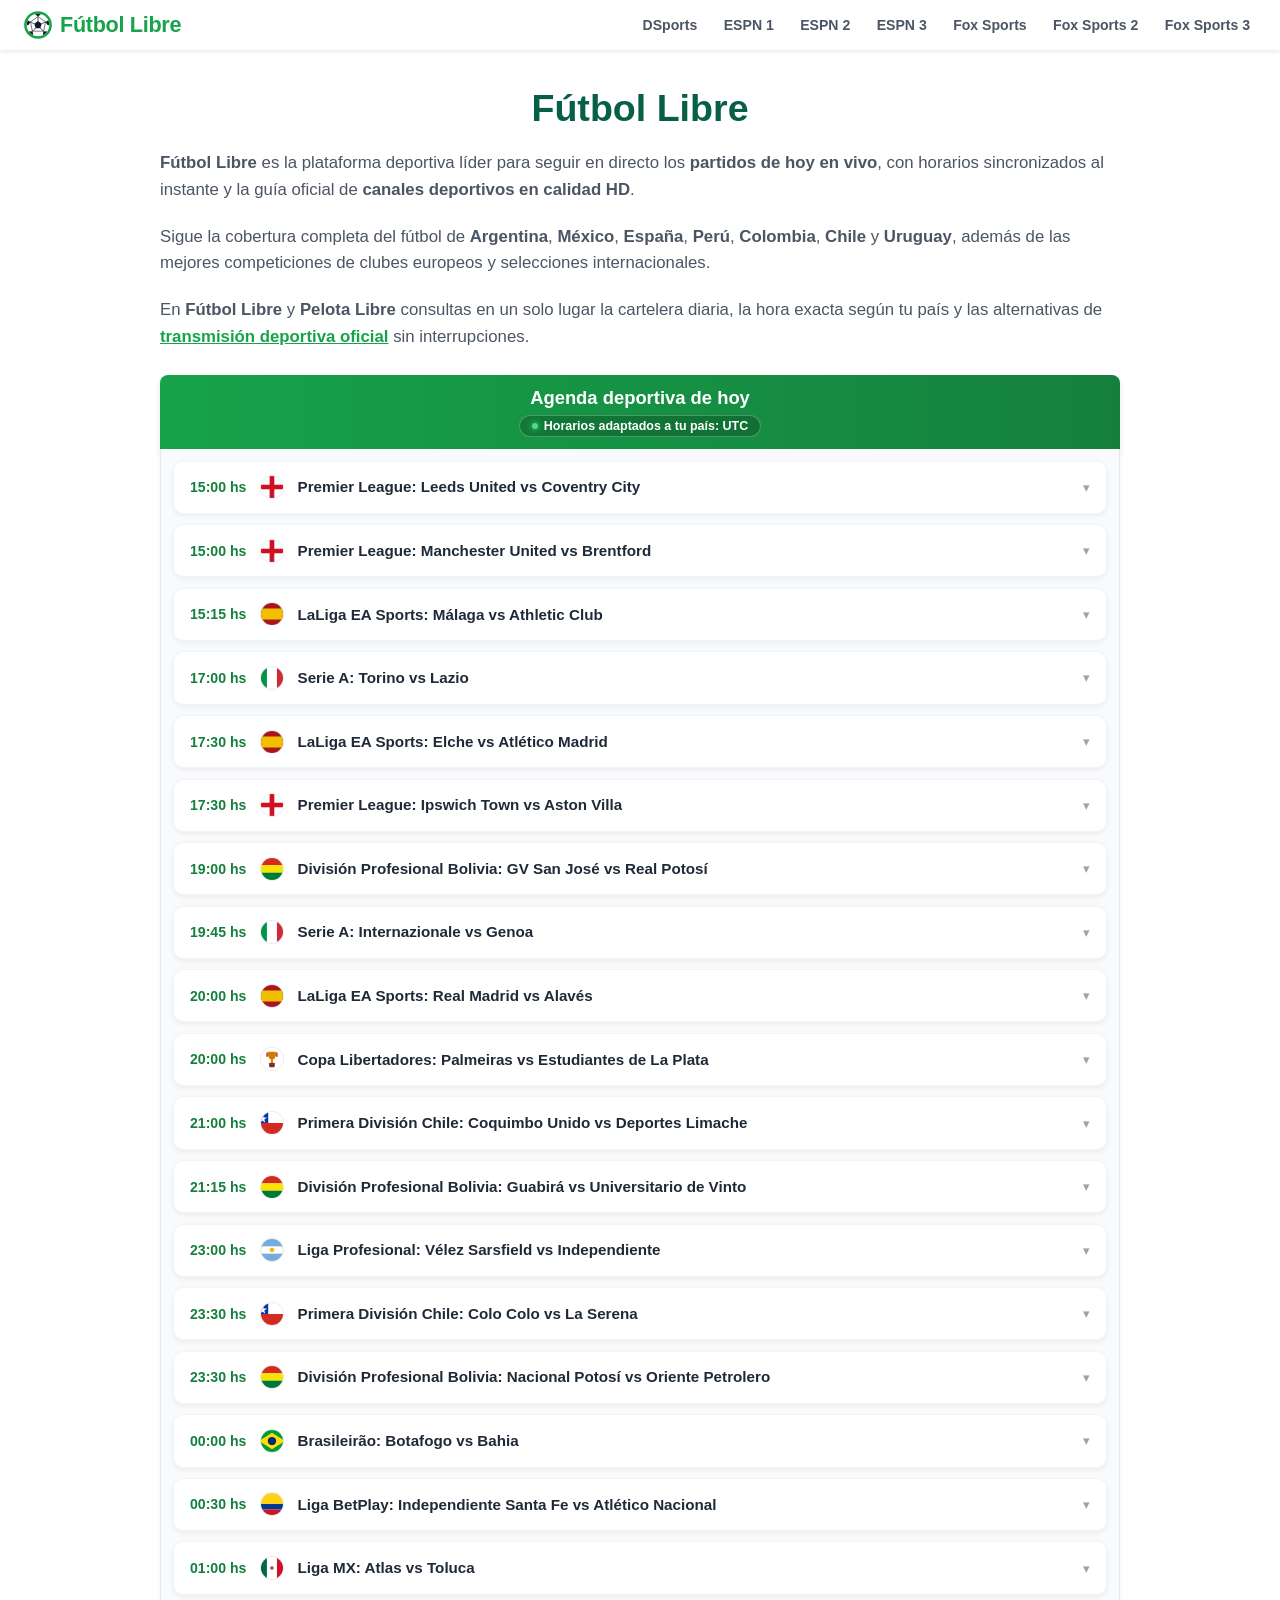
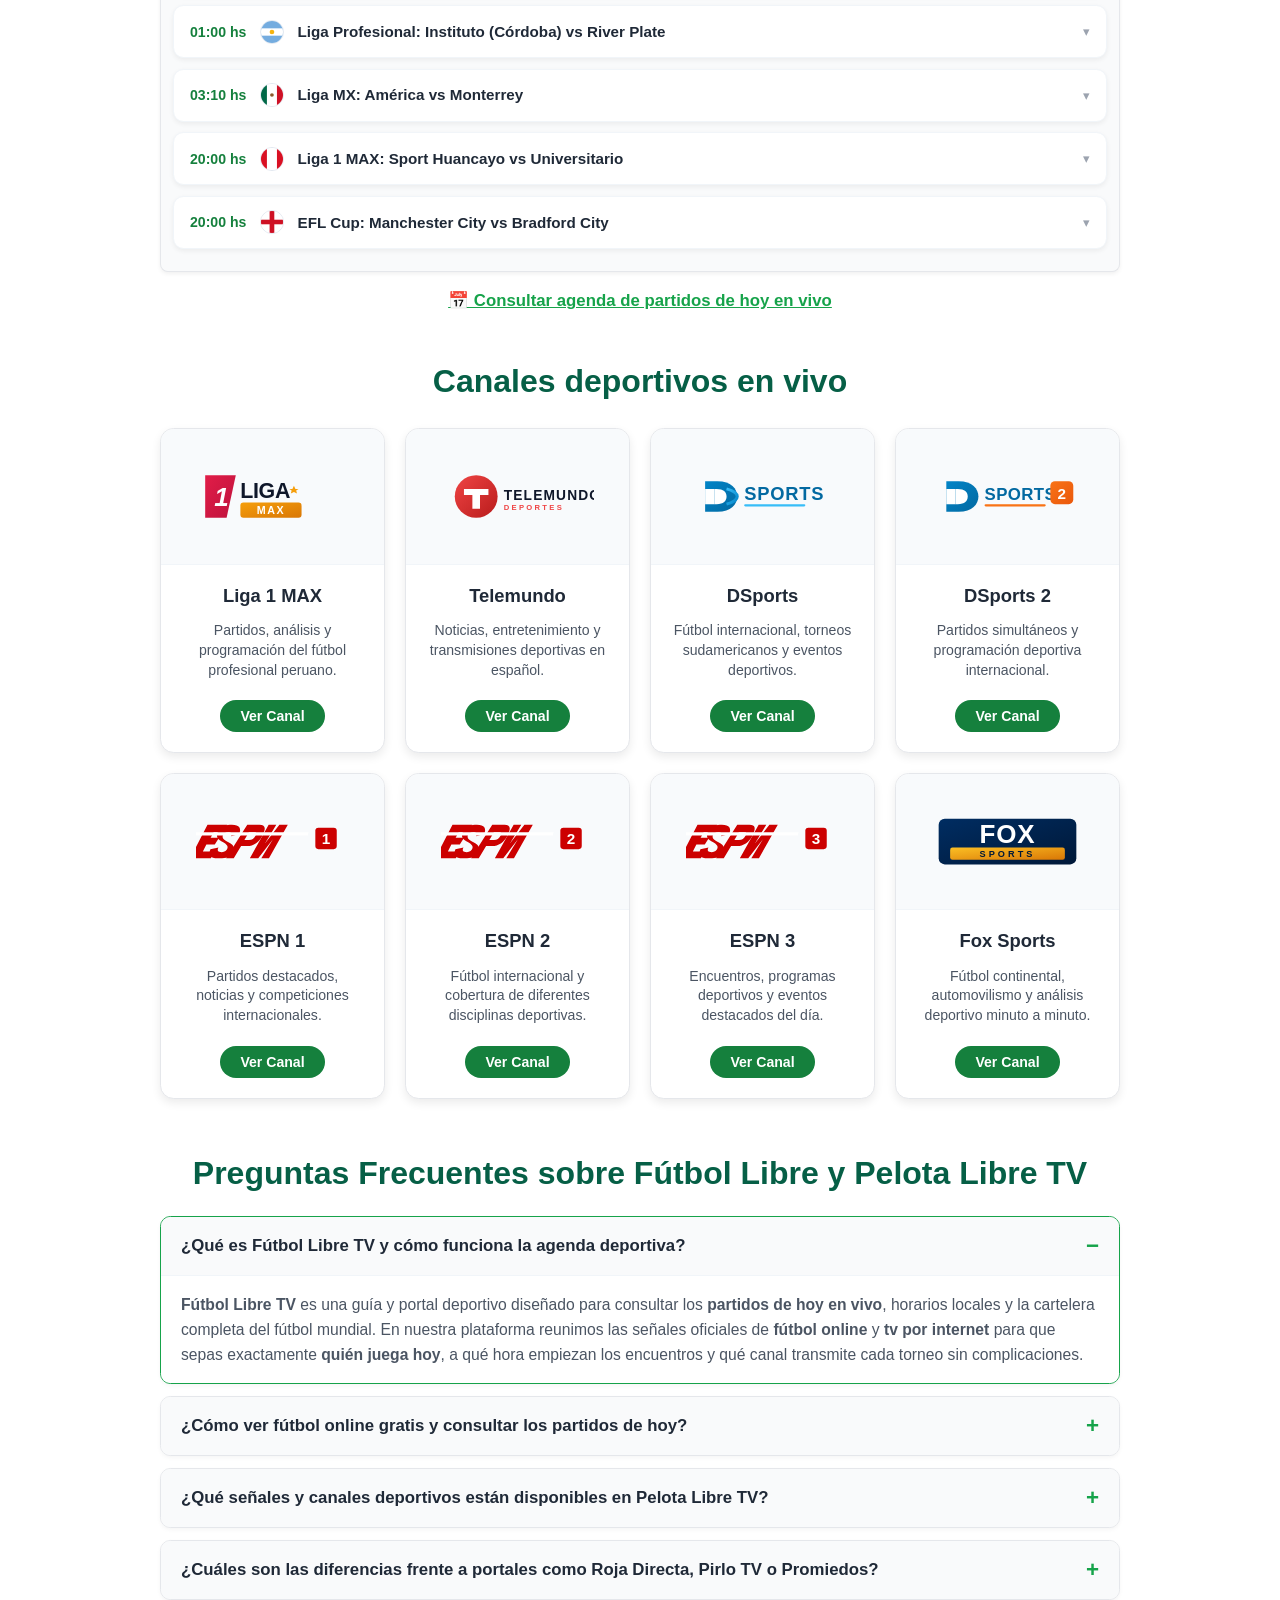
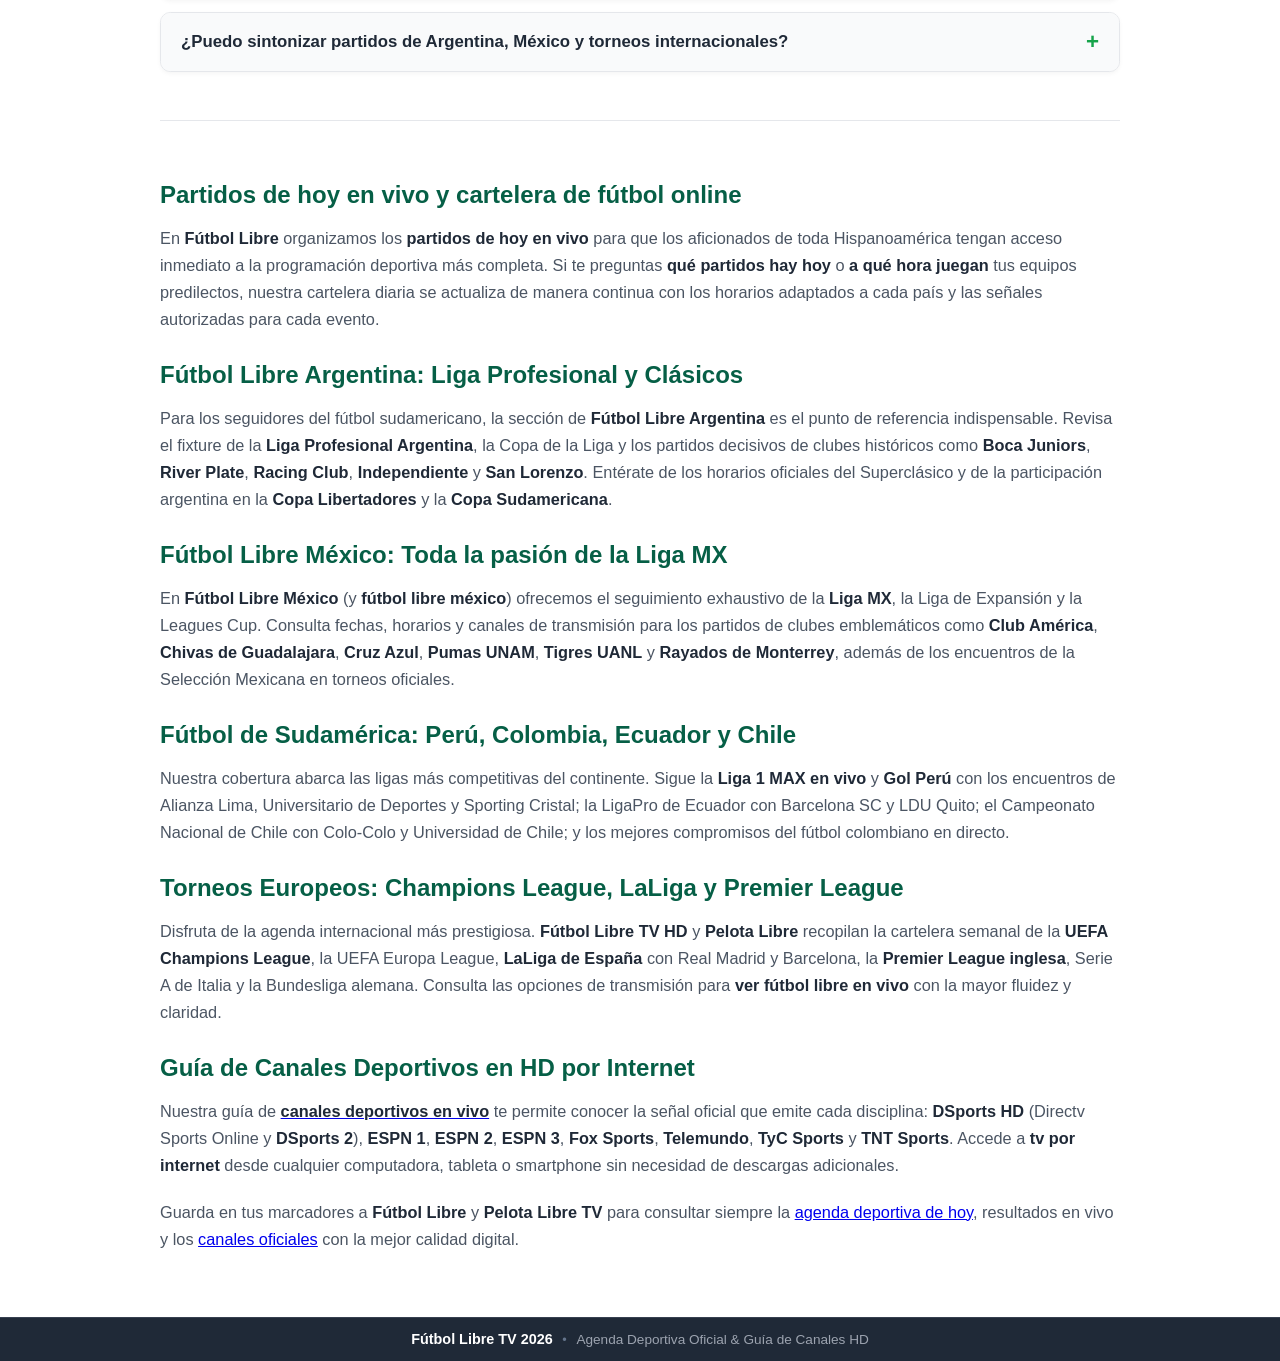
<file: index.html>
<!DOCTYPE html>
<html lang="es">
<head>
  <meta http-equiv="Content-Type" content="text/html; charset=utf-8">
  <meta name="viewport" content="width=device-width, initial-scale=1">
  <title>Fútbol Libre - Partidos de Fútbol y Canales Deportivos Online en Vivo</title>
  <meta name="description" content="Fútbol Libre TV HD permite consultar partidos en vivo de Argentina, México, Chile, Ecuador, Perú, Bolivia y Uruguay. Revisa la agenda deportiva.">
  <meta name="keywords" content="fútbol libre, futbol libre, pelota libre, pelota libre tv, futbol libre tv, futbol libre tv hd, futbol libre online, futbol libre full hd, fútbol online, futbol online, tv por internet, ver fútbol online gratis, ver futbol libre en vivo, partidos de hoy, partidos de hoy en vivo, futbol libre argentina, futbol libre mexico, fútbol libre méxico, gol perú, dsports hd, directv sports online">
  <link rel="canonical" href="https://futbollibrefullhd.online/">
  
  <!-- Preconnect & DNS-Prefetch for Fast Stream Frame Loading -->
  <link rel="preconnect" href="https://tvf90.com" crossorigin>
  <link rel="dns-prefetch" href="https://tvf90.com">

  <!-- Multi-Country Spanish Hreflang Tags (Latin America + Spain) -->
  <link rel="alternate" hreflang="es" href="https://futbollibrefullhd.online/">
  <link rel="alternate" hreflang="es-AR" href="https://futbollibrefullhd.online/">
  <link rel="alternate" hreflang="es-MX" href="https://futbollibrefullhd.online/">
  <link rel="alternate" hreflang="es-ES" href="https://futbollibrefullhd.online/">
  <link rel="alternate" hreflang="es-CO" href="https://futbollibrefullhd.online/">
  <link rel="alternate" hreflang="es-PE" href="https://futbollibrefullhd.online/">
  <link rel="alternate" hreflang="es-CL" href="https://futbollibrefullhd.online/">
  <link rel="alternate" hreflang="es-UY" href="https://futbollibrefullhd.online/">
  <link rel="alternate" hreflang="x-default" href="https://futbollibrefullhd.online/">
  
  <!-- Favicon with football graphic -->
  <link rel="icon" type="image/x-icon" href="/favicon.ico">
  <link rel="icon" type="image/png" sizes="48x48" href="/img/favicon-48.png">
  <link rel="icon" type="image/png" sizes="192x192" href="/img/favicon-192.png">
  <link rel="icon" type="image/svg+xml" href="img/favicon.svg">
  <link rel="apple-touch-icon" href="/img/favicon-192.png">

  <meta content="INDEX, FOLLOW" name="ROBOTS">
  <meta name="robots" content="index, follow">
  <meta name="referrer" content="always">
  
  <!-- Open Graph / WhatsApp / Facebook Share Preview -->
  <meta property="og:locale" content="es_ES">
  <meta property="og:type" content="website">
  <meta property="og:title" content="Fútbol Libre - Partidos de Fútbol y Canales Deportivos Online en Vivo">
  <meta property="og:description" content="Fútbol Libre TV y Pelota Libre en vivo: Consulta partidos de hoy, horarios y señales deportivas oficiales como DSports, ESPN, Fox Sports y Liga 1 MAX en Full HD.">
  <meta property="og:url" content="https://futbollibrefullhd.online/">
  <meta property="og:site_name" content="Fútbol Libre TV">
  <meta property="og:image" content="https://futbollibrefullhd.online/img/logo.svg">
  <meta property="og:image:width" content="1200">
  <meta property="og:image:height" content="630">
  <meta property="og:image:alt" content="Fútbol Libre TV - Agenda Deportiva Oficial">

  <!-- Twitter Card (Summary Large Image) -->
  <meta name="twitter:card" content="summary_large_image">
  <meta name="twitter:title" content="Fútbol Libre - Partidos de Fútbol y Canales Deportivos Online en Vivo">
  <meta name="twitter:description" content="Consulta partidos de hoy en directo, horarios actualizados y canales deportivos como DSports HD, ESPN, Fox Sports y Liga 1 MAX.">
  <meta name="twitter:image" content="https://futbollibrefullhd.online/img/logo.svg">

  <!-- JSON-LD Structured Data for Google Rich Snippets (WebSite, Org, Breadcrumbs, FAQs) -->
  <script type="application/ld+json">
  {
    "@context": "https://schema.org",
    "@graph": [
      {
        "@type": "WebSite",
        "@id": "https://futbollibrefullhd.online/#website",
        "url": "https://futbollibrefullhd.online/",
        "name": "Fútbol Libre TV",
        "alternateName": ["Pelota Libre", "Futbol Libre TV", "Pelota Libre TV", "Futbol Libre Online"],
        "description": "Fútbol Libre TV y Pelota Libre: Partidos de hoy en vivo, agenda deportiva de fútbol online y canales deportivos en Full HD.",
        "inLanguage": "es",
        "publisher": {
          "@type": "Organization",
          "@id": "https://futbollibrefullhd.online/#organization",
          "name": "Fútbol Libre TV",
          "url": "https://futbollibrefullhd.online/",
          "logo": {
            "@type": "ImageObject",
            "url": "https://futbollibrefullhd.online/img/logo.svg"
          }
        }
      },
      {
        "@type": "BreadcrumbList",
        "@id": "https://futbollibrefullhd.online/#breadcrumbs",
        "itemListElement": [
          {
            "@type": "ListItem",
            "position": 1,
            "name": "Inicio",
            "item": "https://futbollibrefullhd.online/"
          },
          {
            "@type": "ListItem",
            "position": 2,
            "name": "Agenda Deportiva",
            "item": "https://futbollibrefullhd.online/#agenda"
          },
          {
            "@type": "ListItem",
            "position": 3,
            "name": "Canales en Vivo",
            "item": "https://futbollibrefullhd.online/#canales"
          }
        ]
      },
      {
        "@type": "FAQPage",
        "@id": "https://futbollibrefullhd.online/#faq",
        "mainEntity": [
          {
            "@type": "Question",
            "name": "¿Qué es Fútbol Libre TV y cómo funciona la agenda deportiva?",
            "acceptedAnswer": {
              "@type": "Answer",
              "text": "Fútbol Libre TV y Pelota Libre es un portal deportivo que permite consultar la agenda de partidos de hoy en vivo, horarios y canales oficiales de transmisión por internet en alta definición."
            }
          },
          {
            "@type": "Question",
            "name": "¿Cómo ver fútbol online gratis y consultar los partidos de hoy en vivo?",
            "acceptedAnswer": {
              "@type": "Answer",
              "text": "Accede a la agenda deportiva interactiva para consultar horarios, canales deportivos disponibles (DSports HD, ESPN, Fox Sports, Liga 1 MAX) y opciones de transmisión sin necesidad de suscripciones de pago."
            }
          },
          {
            "@type": "Question",
            "name": "¿Qué señales y canales deportivos están disponibles en Pelota Libre TV?",
            "acceptedAnswer": {
              "@type": "Answer",
              "text": "Incluye canales líderes como DSports (DirecTV Sports y DSports Plus), ESPN 1, ESPN 2, ESPN 3, Fox Sports, TyC Sports, TNT Sports, Liga 1 MAX de Perú, Gol Perú, Telemundo y TUDN."
            }
          },
          {
            "@type": "Question",
            "name": "¿Dónde consultar la agenda de fútbol de Argentina, México y España?",
            "acceptedAnswer": {
              "@type": "Answer",
              "text": "La agenda de Fútbol Libre clasifica en tiempo real los encuentros de la Liga Profesional Argentina, Liga MX de México, LaLiga española, Premier League y torneos de CONMEBOL."
            }
          },
          {
            "@type": "Question",
            "name": "¿Cómo se adaptan los horarios de los partidos según mi país?",
            "acceptedAnswer": {
              "@type": "Answer",
              "text": "La plataforma detecta automáticamente la zona horaria de tu dispositivo para mostrar la hora exacta de inicio de cada partido según tu ubicación geográfica."
            }
          }
        ]
      }
    ]
  }
  </script>

  <link rel="stylesheet" href="styles.css?v=2.1">
  <!-- Ultra-Sleek Mobile Broadcast Player Styles -->
  <style>
    @media (max-width: 640px) {
      .play-smart-overlay {
        padding: 4px 8px !important;
      }
      .broadcast-live-badge {
        font-size: 0.6rem !important;
        padding: 2px 5px !important;
      }
      .broadcast-cc-badge {
        font-size: 0.68rem !important;
        padding: 1px 4px !important;
      }
      .broadcast-play-triangle svg {
        width: 48px !important;
        height: 48px !important;
      }
      .broadcast-match-bar {
        width: 96% !important;
        padding: 2px 6px !important;
        border-radius: 6px !important;
        margin-bottom: 2px !important;
        box-shadow: 0 2px 8px rgba(0, 0, 0, 0.4) !important;
      }
      .bm-team {
        gap: 4px !important;
      }
      .bm-logo {
        width: 16px !important;
        height: 16px !important;
      }
      .bm-name {
        max-width: 70px !important;
        font-size: 0.65rem !important;
      }
      .bm-center {
        padding: 0 4px !important;
      }
      .bm-league-badge {
        font-size: 0.58rem !important;
      }
      .bm-venue {
        display: none !important;
      }
    }
  </style>
</head>

<body>
  <!-- Header / Navbar with Logo & Football graphic -->
  <header>
    <a href="./" class="logo" aria-label="Fútbol Libre — Inicio">
      <img src="img/logo.svg" alt="Fútbol Libre Logo" class="brand-logo" width="28" height="28" decoding="async">
      <span class="brand-title">Fútbol Libre</span>
    </a>

    <nav class="navbar" aria-label="Navegación principal">
      <a href="#player" class="nav-channel-btn" data-channel="DSports HD" data-title="DSports En Vivo">DSports</a>
      <a href="#player" class="nav-channel-btn" data-channel="ESPN 1 HD" data-title="ESPN 1 En Vivo">ESPN 1</a>
      <a href="#player" class="nav-channel-btn" data-channel="ESPN 2 HD" data-title="ESPN 2 En Vivo">ESPN 2</a>
      <a href="#player" class="nav-channel-btn" data-channel="ESPN 3 HD" data-title="ESPN 3 En Vivo">ESPN 3</a>
      <a href="#player" class="nav-channel-btn" data-channel="Fox Sports 1 HD" data-title="Fox Sports En Vivo">Fox Sports</a>
      <a href="#player" class="nav-channel-btn" data-channel="Fox Sports 2 HD" data-title="Fox Sports 2 En Vivo">Fox Sports 2</a>
      <a href="#player" class="nav-channel-btn" data-channel="Fox Sports 3 HD" data-title="Fox Sports 3 En Vivo">Fox Sports 3</a>
    </nav>

    <button id="menu-toggle" aria-label="Abrir menú" aria-controls="menu-modal" aria-expanded="false">
      <svg class="menu-icon" fill="none" stroke="currentColor" viewBox="0 0 24 24" xmlns="http://www.w3.org/2000/svg">
        <path stroke-linecap="round" stroke-linejoin="round" stroke-width="2" d="M4 6h16M4 12h16M4 18h16"></path>
      </svg>
    </button>
  </header>

  <!-- Mobile Drawer Menu Modal -->
  <div id="menu-modal" role="dialog" aria-modal="true" aria-label="Menú">
    <div class="modal-content">
      <button id="menu-close" aria-label="Cerrar menú">
        <svg class="close-icon" fill="none" stroke="currentColor" viewBox="0 0 24 24" xmlns="http://www.w3.org/2000/svg">
          <path stroke-linecap="round" stroke-linejoin="round" stroke-width="2" d="M6 18L18 6M6 6l12 12"></path>
        </svg>
      </button>

      <nav class="modal-nav" aria-label="Navegación principal (móvil)">
        <a href="#player" class="modal-channel-btn" data-channel="DSports HD" data-title="DSports En Vivo">DSports</a>
        <a href="#player" class="modal-channel-btn" data-channel="ESPN 1 HD" data-title="ESPN 1 En Vivo">ESPN 1</a>
        <a href="#player" class="modal-channel-btn" data-channel="ESPN 2 HD" data-title="ESPN 2 En Vivo">ESPN 2</a>
        <a href="#player" class="modal-channel-btn" data-channel="ESPN 3 HD" data-title="ESPN 3 En Vivo">ESPN 3</a>
        <a href="#player" class="modal-channel-btn" data-channel="Fox Sports 1 HD" data-title="Fox Sports En Vivo">Fox Sports</a>
        <a href="#player" class="modal-channel-btn" data-channel="Fox Sports 2 HD" data-title="Fox Sports 2 En Vivo">Fox Sports 2</a>
        <a href="#player" class="modal-channel-btn" data-channel="Fox Sports 3 HD" data-title="Fox Sports 3 En Vivo">Fox Sports 3</a>
      </nav>
    </div>
  </div>

  <main>
    <!-- =====================================================
         1. HOME VIEW (Full home page with Agenda, Cards, FAQ & SEO)
         ===================================================== -->
    <div id="home-view">
      <!-- =========================
           SEO PRINCIPAL
      ========================== -->
      <h1>Fútbol Libre</h1>

      <p class="description">
        <strong>Fútbol Libre</strong> es la plataforma deportiva líder para seguir en directo los <strong>partidos de hoy en vivo</strong>, con horarios sincronizados al instante y la guía oficial de <strong>canales deportivos en calidad HD</strong>.
      </p>

      <p class="description">
        Sigue la cobertura completa del fútbol de <strong>Argentina</strong>, <strong>México</strong>, <strong>España</strong>, <strong>Perú</strong>, <strong>Colombia</strong>, <strong>Chile</strong> y <strong>Uruguay</strong>, además de las mejores competiciones de clubes europeos y selecciones internacionales.
      </p>

      <p class="description">
        En <strong>Fútbol Libre</strong> y <strong>Pelota Libre</strong> consultas en un solo lugar la cartelera diaria, la hora exacta según tu país y las alternativas de <a href="#canales"><strong>transmisión deportiva oficial</strong></a> sin interrupciones.
      </p>

    <!-- =========================
         AGENDA DEPORTIVA
    ========================== -->
    <section class="agenda-section" id="agenda" aria-labelledby="title-agenda">
      <div id="wraper">
        <div class="agenda-header">
          <h2 id="title-agenda">Agenda deportiva de hoy</h2>
          <div class="agenda-tz-bar" id="agendaTzBar">
            <span class="tz-live-dot"></span>
            <span id="tzBadgeText">Horarios adaptados a tu hora local</span>
          </div>
        </div>

        <ul id="menu">
          <!-- Rendered dynamically by app.js with accordion and live click actions -->
        </ul>
      </div>

      <p class="description" style="text-align: center; margin-top: 10px;">
        <a href="#agenda">
          📅 Consultar agenda de partidos de hoy en vivo
        </a>
      </p>
    </section>


    <!-- =========================
         CANALES DEPORTIVOS EN VIVO
    ========================== -->
    <h2 class="channels-title" id="canales">Canales deportivos en vivo</h2>

    <div class="cards-container">
      <!-- Liga 1 MAX -->
      <div class="card">
        <div class="card-image">
          <img src="img/channels/liga1max.svg" alt="Liga 1 MAX en vivo" width="160" height="90" loading="lazy" decoding="async">
        </div>
        <div class="card-content">
          <h3>Liga 1 MAX</h3>
          <p>Partidos, análisis y programación del fútbol profesional peruano.</p>
          <a href="canales/liga-1-max/" class="btn-watch watch-channel-card" data-channel="Liga 1 MAX HD" data-title="Liga 1 MAX en vivo">Ver Canal</a>
        </div>
      </div>

      <!-- Telemundo -->
      <div class="card">
        <div class="card-image">
          <img src="img/channels/telemundo.svg" alt="Telemundo en vivo" width="160" height="90" loading="lazy" decoding="async">
        </div>
        <div class="card-content">
          <h3>Telemundo</h3>
          <p>Noticias, entretenimiento y transmisiones deportivas en español.</p>
          <a href="canales/telemundo/" class="btn-watch watch-channel-card" data-channel="Telemundo HD" data-title="Telemundo en vivo">Ver Canal</a>
        </div>
      </div>

      <!-- DSports -->
      <div class="card">
        <div class="card-image">
          <img src="img/channels/dsports.svg" alt="DSports en vivo" width="160" height="90" loading="lazy" decoding="async">
        </div>
        <div class="card-content">
          <h3>DSports</h3>
          <p>Fútbol internacional, torneos sudamericanos y eventos deportivos.</p>
          <a href="canales/dsports/" class="btn-watch watch-channel-card" data-channel="DSports HD" data-title="DSports en vivo">Ver Canal</a>
        </div>
      </div>

      <!-- DSports 2 -->
      <div class="card">
        <div class="card-image">
          <img src="img/channels/dsports2.svg" alt="DSports 2 en vivo" width="160" height="90" loading="lazy" decoding="async">
        </div>
        <div class="card-content">
          <h3>DSports 2</h3>
          <p>Partidos simultáneos y programación deportiva internacional.</p>
          <a href="canales/dsports-2/" class="btn-watch watch-channel-card" data-channel="DSports 2 HD" data-title="DSports 2 en vivo">Ver Canal</a>
        </div>
      </div>

      <!-- ESPN 1 -->
      <div class="card">
        <div class="card-image">
          <img src="img/channels/espn1.svg" alt="ESPN 1 en vivo" width="160" height="90" loading="lazy" decoding="async">
        </div>
        <div class="card-content">
          <h3>ESPN 1</h3>
          <p>Partidos destacados, noticias y competiciones internacionales.</p>
          <a href="canales/espn-1/" class="btn-watch watch-channel-card" data-channel="ESPN 1 HD" data-title="ESPN 1 en vivo">Ver Canal</a>
        </div>
      </div>

      <!-- ESPN 2 -->
      <div class="card">
        <div class="card-image">
          <img src="img/channels/espn2.svg" alt="ESPN 2 en vivo" width="160" height="90" loading="lazy" decoding="async">
        </div>
        <div class="card-content">
          <h3>ESPN 2</h3>
          <p>Fútbol internacional y cobertura de diferentes disciplinas deportivas.</p>
          <a href="canales/espn-2/" class="btn-watch watch-channel-card" data-channel="ESPN 2 HD" data-title="ESPN 2 en vivo">Ver Canal</a>
        </div>
      </div>

      <!-- ESPN 3 -->
      <div class="card">
        <div class="card-image">
          <img src="img/channels/espn3.svg" alt="ESPN 3 en vivo" width="160" height="90" loading="lazy" decoding="async">
        </div>
        <div class="card-content">
          <h3>ESPN 3</h3>
          <p>Encuentros, programas deportivos y eventos destacados del día.</p>
          <a href="canales/espn-3/" class="btn-watch watch-channel-card" data-channel="ESPN 3 HD" data-title="ESPN 3 en vivo">Ver Canal</a>
        </div>
      </div>

      <!-- Fox Sports -->
      <div class="card">
        <div class="card-image">
          <img src="img/channels/foxsports.svg" alt="Fox Sports en vivo" width="160" height="90" loading="lazy" decoding="async">
        </div>
        <div class="card-content">
          <h3>Fox Sports</h3>
          <p>Fútbol continental, automovilismo y análisis deportivo minuto a minuto.</p>
          <a href="canales/fox-sports/" class="btn-watch watch-channel-card" data-channel="Fox Sports 1 HD" data-title="Fox Sports en vivo">Ver Canal</a>
        </div>
      </div>
    </div>

    <!-- =====================================================
         PREGUNTAS FRECUENTES (FAQ) SECTION
         ===================================================== -->
    <!-- =====================================================
         PREGUNTAS FRECUENTES (FAQ) SECTION - HELPFUL CONTENT
         ===================================================== -->
    <section class="faq-section" id="faq">
      <h2 class="faq-title">Preguntas Frecuentes sobre Fútbol Libre y Pelota Libre TV</h2>
      <div class="faq-accordion">
        <details class="faq-item" open>
          <summary class="faq-question">¿Qué es Fútbol Libre TV y cómo funciona la agenda deportiva?</summary>
          <div class="faq-answer">
            <p><strong>Fútbol Libre TV</strong> es una guía y portal deportivo diseñado para consultar los <strong>partidos de hoy en vivo</strong>, horarios locales y la cartelera completa del fútbol mundial. En nuestra plataforma reunimos las señales oficiales de <strong>fútbol online</strong> y <strong>tv por internet</strong> para que sepas exactamente <strong>quién juega hoy</strong>, a qué hora empiezan los encuentros y qué canal transmite cada torneo sin complicaciones.</p>
          </div>
        </details>

        <details class="faq-item">
          <summary class="faq-question">¿Cómo ver fútbol online gratis y consultar los partidos de hoy?</summary>
          <div class="faq-answer">
            <p>Para <strong>ver fútbol online gratis</strong> de forma informativa, simplemente accede a la sección de <a href="#agenda"><strong>Agenda deportiva de hoy</strong></a>. Allí encontrarás la lista de partidos programados para la jornada organizados cronológicamente. Al hacer clic en cualquier encuentro podrás ver los canales disponibles (como <strong>DSports HD</strong>, <strong>ESPN</strong>, <strong>Fox Sports</strong> o <strong>Liga 1 MAX</strong>) junto con las alternativas de transmisión en calidad Full HD.</p>
          </div>
        </details>

        <details class="faq-item">
          <summary class="faq-question">¿Qué señales y canales deportivos están disponibles en Pelota Libre TV?</summary>
          <div class="faq-answer">
            <p>En <strong>Pelota Libre TV</strong> y <strong>Fútbol Libre</strong> puedes consultar la programación de los canales deportivos más solicitados de América Latina y España: <strong>DSports</strong> (Directv Sports Online y <strong>DSports 2</strong>), <strong>ESPN 1</strong>, <strong>ESPN 2</strong>, <strong>ESPN 3</strong>, <strong>Fox Sports</strong>, <strong>Liga 1 MAX en vivo</strong> para el fútbol peruano, <strong>Gol Perú</strong>, <strong>TUDN</strong> y <strong>Telemundo</strong>.</p>
          </div>
        </details>

        <details class="faq-item">
          <summary class="faq-question">¿Cuáles son las diferencias frente a portales como Roja Directa, Pirlo TV o Promiedos?</summary>
          <div class="faq-answer">
            <p>A diferencia de portales tradicionales como <strong>Roja Directa</strong>, <strong>Pirlo TV</strong> o sitios de estadísticas como <strong>Promiedos</strong> y <strong>Mis Marcadores</strong>, <strong>Fútbol Libre Full HD</strong> ofrece una experiencia optimizada para dispositivos móviles y Smart TV, libre de redirecciones invasivas y con sincronización en tiempo real de horarios locales para que no te pierdas ningún clásico.</p>
          </div>
        </details>

        <details class="faq-item">
          <summary class="faq-question">¿Puedo sintonizar partidos de Argentina, México y torneos internacionales?</summary>
          <div class="faq-answer">
            <p>Sí. Contamos con secciones especializadas para <strong>Fútbol Libre Argentina</strong> (Liga Profesional, Copa Libertadores, Boca Juniors, River Plate y San Lorenzo) y <strong>Fútbol Libre México</strong> (Liga MX con América, Chivas y Cruz Azul). Asimismo, cubrimos torneos europeos de élite como la <strong>UEFA Champions League</strong>, <strong>LaLiga</strong> y la <strong>Premier League</strong>.</p>
          </div>
        </details>
      </div>
    </section>


    <!-- =====================================================
         CONTENIDO INFORMATIVO EDITORIAL (HELPFUL CONTENT SEO)
         ===================================================== -->
    <section class="content-info">
      <h2>Partidos de hoy en vivo y cartelera de fútbol online</h2>
      <p>
        En <strong>Fútbol Libre</strong> organizamos los <strong>partidos de hoy en vivo</strong> para que los aficionados de toda Hispanoamérica tengan acceso inmediato a la programación deportiva más completa. Si te preguntas <strong>qué partidos hay hoy</strong> o <strong>a qué hora juegan</strong> tus equipos predilectos, nuestra cartelera diaria se actualiza de manera continua con los horarios adaptados a cada país y las señales autorizadas para cada evento.
      </p>

      <h2>Fútbol Libre Argentina: Liga Profesional y Clásicos</h2>
      <p>
        Para los seguidores del fútbol sudamericano, la sección de <strong>Fútbol Libre Argentina</strong> es el punto de referencia indispensable. Revisa el fixture de la <strong>Liga Profesional Argentina</strong>, la Copa de la Liga y los partidos decisivos de clubes históricos como <strong>Boca Juniors</strong>, <strong>River Plate</strong>, <strong>Racing Club</strong>, <strong>Independiente</strong> y <strong>San Lorenzo</strong>. Entérate de los horarios oficiales del Superclásico y de la participación argentina en la <strong>Copa Libertadores</strong> y la <strong>Copa Sudamericana</strong>.
      </p>

      <h2>Fútbol Libre México: Toda la pasión de la Liga MX</h2>
      <p>
        En <strong>Fútbol Libre México</strong> (y <strong>fútbol libre méxico</strong>) ofrecemos el seguimiento exhaustivo de la <strong>Liga MX</strong>, la Liga de Expansión y la Leagues Cup. Consulta fechas, horarios y canales de transmisión para los partidos de clubes emblemáticos como <strong>Club América</strong>, <strong>Chivas de Guadalajara</strong>, <strong>Cruz Azul</strong>, <strong>Pumas UNAM</strong>, <strong>Tigres UANL</strong> y <strong>Rayados de Monterrey</strong>, además de los encuentros de la Selección Mexicana en torneos oficiales.
      </p>

      <h2>Fútbol de Sudamérica: Perú, Colombia, Ecuador y Chile</h2>
      <p>
        Nuestra cobertura abarca las ligas más competitivas del continente. Sigue la <strong>Liga 1 MAX en vivo</strong> y <strong>Gol Perú</strong> con los encuentros de Alianza Lima, Universitario de Deportes y Sporting Cristal; la LigaPro de Ecuador con Barcelona SC y LDU Quito; el Campeonato Nacional de Chile con Colo-Colo y Universidad de Chile; y los mejores compromisos del fútbol colombiano en directo.
      </p>

      <h2>Torneos Europeos: Champions League, LaLiga y Premier League</h2>
      <p>
        Disfruta de la agenda internacional más prestigiosa. <strong>Fútbol Libre TV HD</strong> y <strong>Pelota Libre</strong> recopilan la cartelera semanal de la <strong>UEFA Champions League</strong>, la UEFA Europa League, <strong>LaLiga de España</strong> con Real Madrid y Barcelona, la <strong>Premier League inglesa</strong>, Serie A de Italia y la Bundesliga alemana. Consulta las opciones de transmisión para <strong>ver fútbol libre en vivo</strong> con la mayor fluidez y claridad.
      </p>

      <h2>Guía de Canales Deportivos en HD por Internet</h2>
      <p>
        Nuestra guía de <a href="#canales"><strong>canales deportivos en vivo</strong></a> te permite conocer la señal oficial que emite cada disciplina: <strong>DSports HD</strong> (Directv Sports Online y <strong>DSports 2</strong>), <strong>ESPN 1</strong>, <strong>ESPN 2</strong>, <strong>ESPN 3</strong>, <strong>Fox Sports</strong>, <strong>Telemundo</strong>, <strong>TyC Sports</strong> y <strong>TNT Sports</strong>. Accede a <strong>tv por internet</strong> desde cualquier computadora, tableta o smartphone sin necesidad de descargas adicionales.
      </p>
      <p>
        Guarda en tus marcadores a <strong>Fútbol Libre</strong> y <strong>Pelota Libre TV</strong> para consultar siempre la <a href="#agenda">agenda deportiva de hoy</a>, resultados en vivo y los <a href="#canales">canales oficiales</a> con la mejor calidad digital.
      </p>
    </section>
    </div> <!-- /#home-view -->

    <!-- =====================================================
         2. DEDICATED WATCH / PLAYER VIEW (Displayed ONLY when a match/channel is opened)
         Hides the whole home page so you enjoy a clean, distraction-free match view!
         ===================================================== -->
    <div id="player-view" style="display: none;">
      <div class="player-nav-bar">
        <button id="btnBackToHome" class="btn-back-home">
          &#8592; Volver a la Agenda de Partidos
        </button>
      </div>

      <h1 id="watchHeading" class="watch-match-heading">DSports Plus en vivo online</h1>
      <p id="watchSubtitle" class="watch-match-subtitle">Región: Sudamérica 🌍 • Señal Deportiva Oficial</p>

      <!-- Stream Player Wrapper (Exact match to LIBREGOL_LIVE_19_SEP) -->
      <div class="stream-player-wrapper" id="streamPlayerWrapper">
        <div class="video-display-frame" id="videoDisplayFrame">
                    <!-- Fake Broadcast Match Player Overlay (Matching Screenshot 2) -->
          <div class="play-smart-overlay" id="playSmartOverlay" onclick="handlePlaySmartAd(event)">
            <div class="broadcast-top-bar">
              <span class="broadcast-live-badge"><span class="live-dot-pulse"></span> EN VIVO HD</span>
              <span class="broadcast-cc-badge">CC</span>
            </div>

            <div class="broadcast-play-triangle">
              <svg viewBox="0 0 100 100" width="85" height="85" class="triangle-svg">
                <polygon points="25,15 85,50 25,85" fill="rgba(255, 255, 255, 0.8)"/>
              </svg>
            </div>

            <div class="broadcast-match-bar" id="broadcastMatchBar">
              <div class="bm-team bm-home">
                <img id="bmHomeLogo" src="img/teams/generic.svg" alt="Home" class="bm-logo">
                <span id="bmHomeName" class="bm-name">Atlético</span>
              </div>
              <div class="bm-center">
                <span class="bm-league-badge" id="bmLeague">FÚTBOL LIBRE HD</span>
                <span class="bm-venue" id="bmVenue">Señal Oficial en Directo</span>
              </div>
              <div class="bm-team bm-away">
                <span id="bmAwayName" class="bm-name">Visitante</span>
                <img id="bmAwayLogo" src="img/teams/generic.svg" alt="Away" class="bm-logo">
              </div>
            </div>
          </div>


          
          <!-- State 1: Conectando... Screen (Matching User Site) -->
          <div class="screen-connecting" id="screenConnecting">
            <div class="connecting-content">
              <h3 class="connecting-title">Conectando...</h3>
              <p class="connecting-desc">Cargando la fuente seleccionada.</p>
            </div>
          </div>

          <!-- State 2: Video Player with Rotating Buffer & Native Controls (Exact match to LIBREGOL_LIVE_19_SEP) -->
          <div class="screen-playing" id="screenPlaying" style="display: none;">
            <!-- Central Rotating Buffer Spinner -->
            <div class="player-buffer-center">
              <div class="buffer-arc-spinner"></div>
            </div>

            <!-- HTML5 Style Controls Overlay -->
            <div class="player-controls-overlay" onclick="event.stopPropagation()">
              <div class="controls-timeline-track">
                <div class="controls-buffer-bar"></div>
                <div class="controls-playhead-dot"></div>
              </div>
              <div class="controls-buttons-bar">
                <div class="controls-left">
                  <button type="button" class="btn-ctrl" id="btnPlayPause" title="Pausar / Reproducir">
                    <svg width="18" height="18" viewBox="0 0 24 24" fill="currentColor"><path d="M6 19h4V5H6v14zm8-14v14h4V5h-4z"/></svg>
                  </button>
                  <span class="ctrl-time" id="ctrlTime">0:00</span>
                </div>
                <div class="controls-right">
                  <button type="button" class="btn-ctrl" id="btnVolume" title="Silenciar / Sonido">
                    <svg width="18" height="18" viewBox="0 0 24 24" fill="currentColor"><path d="M3 9v6h4l5 5V4L7 9H3zm13.5 3c0-1.77-1.02-3.29-2.5-4.03v8.05c1.48-.73 2.5-2.25 2.5-4.02zM14 3.23v2.06c2.89.86 5 3.54 5 6.71s-2.11 5.85-5 6.71v2.06c4.01-.91 7-4.49 7-8.77s-2.99-7.86-7-8.77z"/></svg>
                  </button>
                  <button type="button" class="btn-ctrl" id="btnFullscreen" title="Pantalla completa">
                    <svg width="18" height="18" viewBox="0 0 24 24" fill="currentColor"><path d="M7 14H5v5h5v-2H7v-3zm-2-4h2V7h3V5H5v5zm12 7h-3v2h5v-5h-2v3zM14 5v2h3v3h2V5h-5z"/></svg>
                  </button>
                  <button type="button" class="btn-ctrl" title="Opciones">
                    <svg width="18" height="18" viewBox="0 0 24 24" fill="currentColor"><path d="M12 8c1.1 0 2-.9 2-2s-.9-2-2-2-2 .9-2 2 .9 2 2 2zm0 2c-1.1 0-2 .9-2 2s.9 2 2 2 2-.9 2-2-.9-2-2-2zm0 6c-1.1 0-2 .9-2 2s.9 2 2 2 2-.9 2-2-.9-2-2-2z"/></svg>
                  </button>
                </div>
              </div>
            </div>
          </div>
        </div>

        <!-- Under-Player Status & Reload Bar -->
        <div class="stream-under-bar">
          <div class="stream-status-left">
            <span class="stream-status-dot"></span>
            <span class="stream-status-text" id="streamStatusText">Fuente 1 ESPN Premium HD · conectado</span>
          </div>
          <button type="button" class="btn-stream-reload" id="btnStreamReload" title="Recargar señal">
            <svg width="14" height="14" viewBox="0 0 24 24" fill="none" stroke="currentColor" stroke-width="2.5" stroke-linecap="round" stroke-linejoin="round">
              <path d="M21.5 2v6h-6M21.34 15.57a10 10 0 1 1-.57-8.38l5.67-5.67"/>
            </svg>
            <span>Recargar</span>
          </button>
        </div>

        <!-- Source Switcher Pills (Fuente 1, Fuente 2, etc.) -->
        <div class="stream-sources-row" id="streamSourcesRow">
          <!-- Rendered dynamically by app.js -->
        </div>
      </div>

      <!-- Channel / Match SEO Information block (matching competitor) -->
      <div class="channel-seo-info" id="channelSeoInfo">
        <h3 id="infoSectionTitle">Cobertura en vivo y programación deportiva</h3>
        <p id="infoSectionText">
          Transmisión oficial de fútbol en directo por internet con la mejor calidad de audio y video en alta definición (1080p HD). Sigue las incidencias de los mejores campeonatos locales e internacionales sin interrupciones ni suscripciones de pago.
        </p>
      </div>

      <!-- Quick Switch to other channels -->
      <div class="watch-other-channels">
        <h3 class="watch-other-title">Cambiar a otro canal deportivo en vivo:</h3>
        <div class="watch-channels-pills">
          <button class="watch-ch-pill" data-channel="DSports HD" data-title="DSports en Vivo">DSports</button>
          <button class="watch-ch-pill" data-channel="ESPN 1 HD" data-title="ESPN 1 en Vivo">ESPN 1</button>
          <button class="watch-ch-pill" data-channel="ESPN 2 HD" data-title="ESPN 2 en Vivo">ESPN 2</button>
          <button class="watch-ch-pill" data-channel="ESPN 3 HD" data-title="ESPN 3 en Vivo">ESPN 3</button>
          <button class="watch-ch-pill" data-channel="Fox Sports 1 HD" data-title="Fox Sports en Vivo">Fox Sports</button>
          <button class="watch-ch-pill" data-channel="Liga 1 MAX HD" data-title="Liga 1 MAX en Vivo">Liga 1 MAX</button>
          <button class="watch-ch-pill" data-channel="Telemundo HD" data-title="Telemundo en Vivo">Telemundo</button>
        </div>
      </div>

      <!-- Transmission Note -->
      <div class="watch-info-note">
        <p><strong>Nota de transmisión:</strong> La señal se actualiza automáticamente. Si experimentas alguna interrupción en el reproductor, pulsa el botón <strong>"Recargar canal"</strong> o cambia a otra de las opciones de señal disponibles arriba.</p>
      </div>
    </div>
  </main>

  <!-- =====================================================
       FOOTER (Clean & Elegant: Without Telegram / Facebook)
       ===================================================== -->
  <footer>
    <div class="footer-inner">
      <span class="footer-title">Fútbol Libre TV 2026</span>
      <span class="footer-sep">•</span>
      <span class="footer-tagline">Agenda Deportiva Oficial & Guía de Canales HD</span>
    </div>
  </footer>

  <script src="agenda-data.js"></script>
  <script src="app.js"></script>
</body>
</html>
</file>
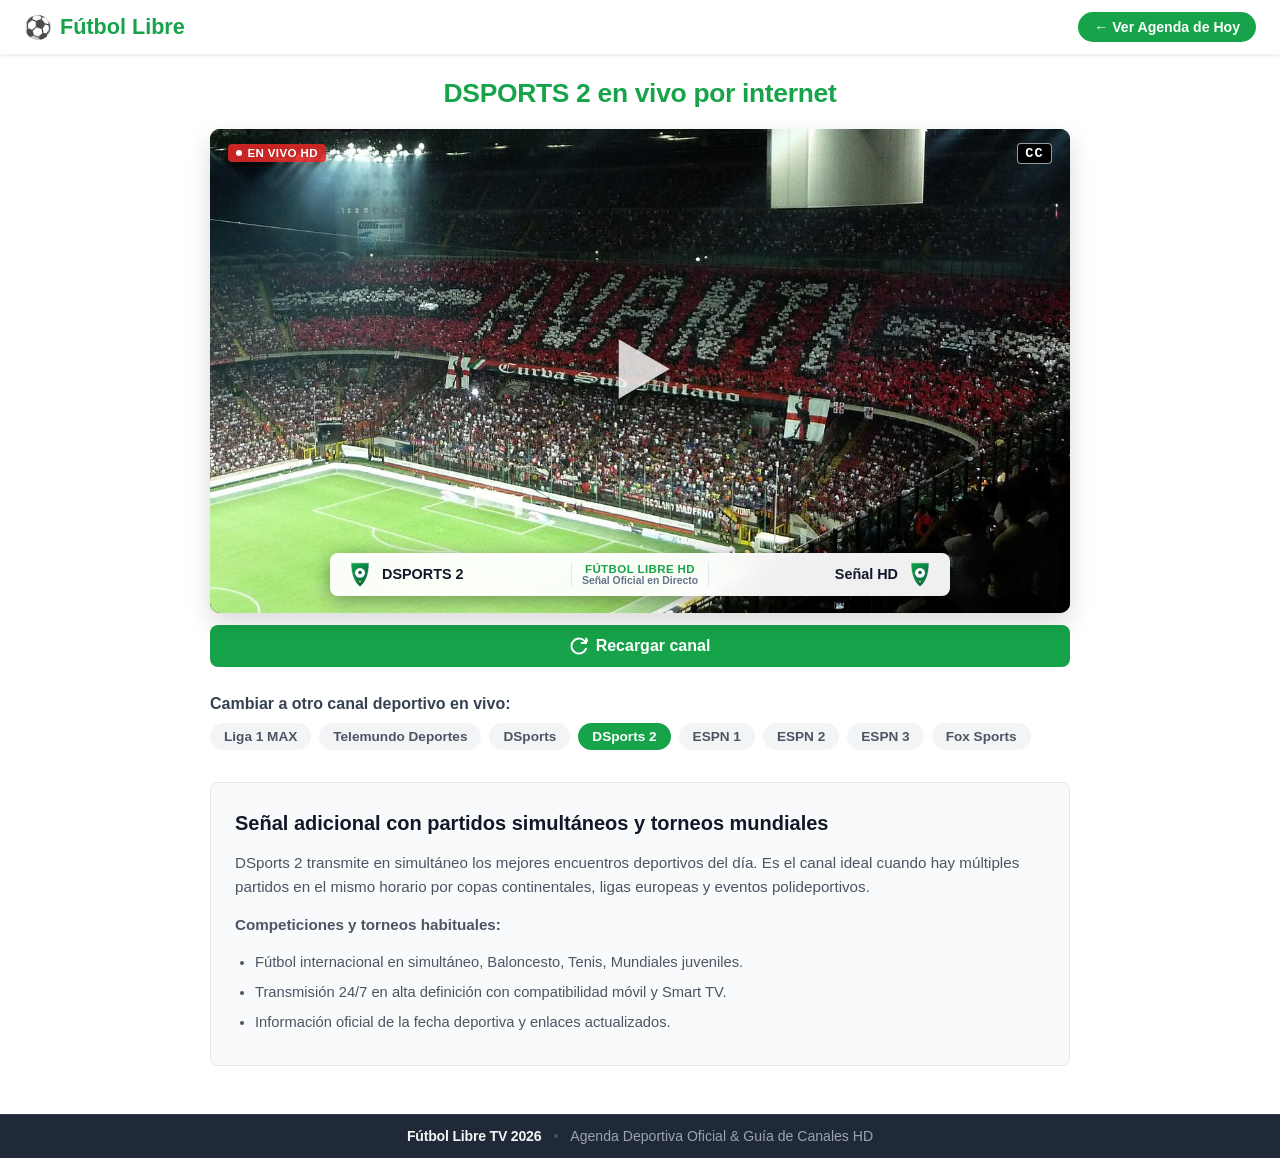
<file: canales/dsports-2/index.html>
<!DOCTYPE html>
<html lang="es">
<head>
  <meta http-equiv="Content-Type" content="text/html; charset=utf-8">
  <meta name="viewport" content="width=device-width, initial-scale=1">
  <title>DSPORTS 2 en vivo por internet - Fútbol Libre TV</title>
  <meta name="description" content="Mira DSports 2 en vivo y en directo por internet en calidad Full HD. Horarios, partidos del día y programación deportiva oficial.">
  
  <!-- Safe DMCA Protection: Do not index channel streams, concentrate 100% authority on Homepage -->
  <meta name="robots" content="noindex, follow">
  <link rel="canonical" href="https://futbollibrefullhd.online/">

  <link rel="icon" type="image/svg+xml" href="../../img/favicon.svg">
  <style>
    * {
      margin: 0;
      padding: 0;
      box-sizing: border-box;
      font-family: Arial, Helvetica, sans-serif;
    }
    body {
      background-color: #ffffff;
      color: #1f2937;
      min-height: 100vh;
      display: flex;
      flex-direction: column;
    }
    header {
      display: flex;
      justify-content: space-between;
      align-items: center;
      padding: 0.75rem 1.5rem;
      background-color: #ffffff;
      box-shadow: 0 2px 4px rgba(0, 0, 0, 0.08);
      position: sticky;
      top: 0;
      z-index: 50;
    }
    .logo {
      display: flex;
      align-items: center;
      gap: 0.5rem;
      text-decoration: none;
      color: #16a34a;
      font-size: 1.35rem;
      font-weight: 800;
    }
    .ball-icon {
      font-size: 1.4rem;
    }
    .nav-back-home {
      background-color: #16a34a;
      color: #ffffff;
      text-decoration: none;
      padding: 0.45rem 1rem;
      border-radius: 9999px;
      font-size: 0.88rem;
      font-weight: 700;
      transition: background 0.2s;
    }
    .nav-back-home:hover {
      background-color: #15803d;
    }
    main {
      max-width: 860px;
      width: 92%;
      margin: 1.5rem auto 3rem;
      flex: 1;
    }
    .channel-header-title {
      color: #16a34a;
      font-size: 1.65rem;
      font-weight: 800;
      margin-bottom: 1.25rem;
      text-align: center;
      letter-spacing: -0.3px;
    }
    /* Video player matching Image 3 */
    .player-box {
      width: 100%;
      background: #000000;
      border-radius: 10px;
      overflow: hidden;
      aspect-ratio: 16 / 9;
      box-shadow: 0 10px 25px rgba(0, 0, 0, 0.15);
      position: relative;
    }
    iframe {
      width: 100%;
      height: 100%;
      border: none;
      display: block;
    }
    .btn-reload-channel {
      width: 100%;
      background-color: #16a34a;
      color: #ffffff;
      font-size: 1rem;
      font-weight: 700;
      padding: 0.75rem 1rem;
      border: none;
      border-radius: 0.5rem;
      cursor: pointer;
      margin-top: 0.75rem;
      display: flex;
      align-items: center;
      justify-content: center;
      gap: 0.5rem;
      transition: background-color 0.2s;
    }
    .btn-reload-channel:hover {
      background-color: #15803d;
    }
    /* Channel Switcher Pills */
    .channels-bar-wrap {
      margin: 1.75rem 0 1rem;
    }
    .channels-bar-title {
      font-size: 1rem;
      font-weight: 700;
      color: #374151;
      margin-bottom: 0.6rem;
    }
    .channels-pills-row {
      display: flex;
      flex-wrap: wrap;
      gap: 8px;
    }
    .channel-pill {
      background: #f3f4f6;
      color: #4b5563;
      text-decoration: none;
      font-size: 0.85rem;
      font-weight: 600;
      padding: 6px 14px;
      border-radius: 9999px;
      transition: all 0.2s;
    }
    .channel-pill:hover {
      background: #e5e7eb;
      color: #16a34a;
    }
    .channel-pill.active {
      background: #16a34a;
      color: #ffffff;
    }
    /* Editorial Guide */
    .editorial-section {
      margin-top: 2rem;
      background: #f9fafb;
      border: 1px solid #e5e7eb;
      border-radius: 8px;
      padding: 1.5rem;
      line-height: 1.6;
    }
    .editorial-section h2 {
      color: #111827;
      font-size: 1.25rem;
      font-weight: 700;
      margin-bottom: 0.75rem;
    }
    .editorial-section p {
      color: #4b5563;
      font-size: 0.95rem;
      margin-bottom: 0.85rem;
    }
    .editorial-section ul {
      margin-left: 1.25rem;
      color: #4b5563;
      font-size: 0.92rem;
    }
    .editorial-section li {
      margin-bottom: 0.4rem;
    }
    footer {
      min-height: 2.75rem;
      background-color: #1f2937;
      color: #9ca3af;
      padding: 0.85rem 1.5rem;
      display: flex;
      justify-content: center;
      align-items: center;
      margin-top: auto;
      border-top: 1px solid #374151;
    }
    .footer-inner {
      display: flex;
      align-items: center;
      gap: 0.75rem;
      font-size: 0.88rem;
      color: #9ca3af;
      flex-wrap: wrap;
      justify-content: center;
    }
    .footer-title {
      font-weight: 700;
      color: #f3f4f6;
      letter-spacing: -0.2px;
    }
    .footer-sep {
      color: #4b5563;
    }
    .footer-tagline {
      color: #9ca3af;
      font-weight: 500;
    }
  

/* Fake Broadcast Match Player Overlay (Matching User Screenshot 2) */
.play-smart-overlay {
  position: absolute;
  inset: 0;
  z-index: 35;
  display: flex;
  flex-direction: column;
  justify-content: space-between;
  align-items: center;
  background-image: url('/img/players/frame_stadium_sansiro.jpg');
  background-size: cover;
  background-position: center;
  cursor: pointer;
  transition: opacity 0.3s ease;
  user-select: none;
  padding: 0.85rem 1.15rem;
  overflow: hidden;
}
.broadcast-top-bar {
  width: 100%;
  display: flex;
  justify-content: space-between;
  align-items: center;
  z-index: 2;
}
.broadcast-live-badge {
  background: rgba(220, 38, 38, 0.9);
  color: #ffffff;
  font-size: 0.72rem;
  font-weight: 800;
  padding: 3px 8px;
  border-radius: 4px;
  display: inline-flex;
  align-items: center;
  gap: 5px;
  letter-spacing: 0.4px;
  box-shadow: 0 2px 6px rgba(0,0,0,0.4);
}
.live-dot-pulse {
  width: 6px;
  height: 6px;
  background: #ffffff;
  border-radius: 50%;
  display: inline-block;
  animation: pulseDot 1.4s infinite;
}
@keyframes pulseDot {
  0%, 100% { opacity: 1; transform: scale(1); }
  50% { opacity: 0.3; transform: scale(0.7); }
}
.broadcast-cc-badge {
  background: #000000;
  color: #ffffff;
  font-family: monospace, sans-serif;
  font-size: 0.85rem;
  font-weight: 900;
  padding: 2px 7px;
  border-radius: 4px;
  border: 1.5px solid rgba(255, 255, 255, 0.6);
  letter-spacing: 1px;
}
.broadcast-play-triangle {
  position: absolute;
  top: 50%;
  left: 50%;
  transform: translate(-50%, -50%);
  filter: drop-shadow(0 4px 14px rgba(0, 0, 0, 0.6));
  transition: transform 0.2s ease, filter 0.2s;
  z-index: 2;
}
.play-smart-overlay:hover .broadcast-play-triangle {
  transform: translate(-50%, -50%) scale(1.15);
  filter: drop-shadow(0 6px 20px rgba(255, 255, 255, 0.5));
}
.triangle-svg polygon {
  transition: fill 0.2s ease;
}
.play-smart-overlay:hover .triangle-svg polygon {
  fill: rgba(255, 255, 255, 0.98);
}
.broadcast-match-bar {
  width: 92%;
  max-width: 620px;
  background: rgba(255, 255, 255, 0.94);
  backdrop-filter: blur(6px);
  border-radius: 8px;
  display: flex;
  justify-content: space-between;
  align-items: center;
  padding: 0.45rem 1rem;
  box-shadow: 0 4px 20px rgba(0, 0, 0, 0.4);
  margin-bottom: 0.25rem;
  z-index: 2;
}
.bm-team {
  display: flex;
  align-items: center;
  gap: 8px;
  flex: 1;
}
.bm-home {
  justify-content: flex-start;
}
.bm-away {
  justify-content: flex-end;
}
.bm-logo {
  width: 28px;
  height: 28px;
  object-fit: contain;
}
.bm-name {
  font-size: 0.9rem;
  font-weight: 800;
  color: #0f172a;
  white-space: nowrap;
  overflow: hidden;
  text-overflow: ellipsis;
  max-width: 140px;
}
.bm-center {
  display: flex;
  flex-direction: column;
  align-items: center;
  padding: 0 10px;
  border-left: 1px solid #e2e8f0;
  border-right: 1px solid #e2e8f0;
}
.bm-league-badge {
  font-size: 0.72rem;
  font-weight: 800;
  color: #16a34a;
  text-transform: uppercase;
  letter-spacing: 0.4px;
}
.bm-venue {
  font-size: 0.65rem;
  font-weight: 600;
  color: #64748b;
  white-space: nowrap;
}
@media (max-width: 640px) {
  .play-smart-overlay {
    padding: 6px 10px;
  }
  .broadcast-live-badge {
    font-size: 0.62rem;
    padding: 2px 6px;
    gap: 4px;
  }
  .live-dot-pulse {
    width: 5px;
    height: 5px;
  }
  .broadcast-cc-badge {
    font-size: 0.72rem;
    padding: 1px 5px;
  }
  .broadcast-play-triangle svg {
    width: 50px;
    height: 50px;
  }
  .broadcast-match-bar {
    width: 96%;
    padding: 3px 8px;
    border-radius: 6px;
    margin-bottom: 2px;
    box-shadow: 0 2px 10px rgba(0, 0, 0, 0.4);
  }
  .bm-team {
    gap: 5px;
  }
  .bm-logo {
    width: 18px;
    height: 18px;
    flex-shrink: 0;
  }
  .bm-name {
    max-width: 75px;
    font-size: 0.68rem;
    font-weight: 700;
  }
  .bm-center {
    padding: 0 6px;
  }
  .bm-league-badge {
    font-size: 0.62rem;
    font-weight: 800;
    line-height: 1.1;
  }
  .bm-venue {
    display: none !important;
  }
}

@media (max-width: 400px) {
  .bm-name {
    max-width: 58px;
    font-size: 0.62rem;
  }
  .broadcast-play-triangle svg {
    width: 42px;
    height: 42px;
  }
  .broadcast-match-bar {
    padding: 2px 6px;
  }
}

</style>
</head>
<body>
  <header>
    <a href="../../index.html" class="logo" aria-label="Inicio Fútbol Libre">
      <span class="ball-icon">⚽</span>
      <span>Fútbol Libre</span>
    </a>
    <a href="../../index.html" class="nav-back-home">&#8592; Ver Agenda de Hoy</a>
  </header>

  <main>
    <h1 class="channel-header-title">DSPORTS 2 en vivo por internet</h1>

    <div class="player-box">
                    <!-- Fake Broadcast Match Player Overlay (Matching Screenshot 2) -->
          <div class="play-smart-overlay" id="playSmartOverlay" onclick="handlePlaySmartAd(event)">
            <div class="broadcast-top-bar">
              <span class="broadcast-live-badge"><span class="live-dot-pulse"></span> EN VIVO HD</span>
              <span class="broadcast-cc-badge">CC</span>
            </div>

            <div class="broadcast-play-triangle">
              <svg viewBox="0 0 100 100" width="85" height="85" class="triangle-svg">
                <polygon points="25,15 85,50 25,85" fill="rgba(255, 255, 255, 0.8)"/>
              </svg>
            </div>

            <div class="broadcast-match-bar" id="broadcastMatchBar">
              <div class="bm-team bm-home">
                <img id="bmHomeLogo" src="/img/teams/generic.svg" alt="Home" class="bm-logo">
                <span id="bmHomeName" class="bm-name">DSPORTS 2</span>
              </div>
              <div class="bm-center">
                <span class="bm-league-badge" id="bmLeague">FÚTBOL LIBRE HD</span>
                <span class="bm-venue" id="bmVenue">Señal Oficial en Directo</span>
              </div>
              <div class="bm-team bm-away">
                <span id="bmAwayName" class="bm-name">Señal HD</span>
                <img id="bmAwayLogo" src="/img/teams/generic.svg" alt="Away" class="bm-logo">
              </div>
            </div>
          </div>


      <iframe id="channelPlayer" src="https://tvf90.com/2.php?stream=dsports2" allow="autoplay; fullscreen" allowfullscreen></iframe>
    </div>

    <button type="button" class="btn-reload-channel" onclick="reloadChannel()">
      <svg width="18" height="18" viewBox="0 0 24 24" fill="none" stroke="currentColor" stroke-width="2.5" stroke-linecap="round" stroke-linejoin="round">
        <path d="M21.5 2v6h-6M21.34 15.57a10 10 0 1 1-.57-8.38l5.67-5.67"/>
      </svg>
      Recargar canal
    </button>

    <div class="channels-bar-wrap">
      <p class="channels-bar-title">Cambiar a otro canal deportivo en vivo:</p>
      <div class="channels-pills-row">
        <a href="../liga-1-max/index.html" class="channel-pill">Liga 1 MAX</a>
        <a href="../telemundo/index.html" class="channel-pill">Telemundo Deportes</a>
        <a href="../dsports/index.html" class="channel-pill">DSports</a>
        <a href="../dsports-2/index.html" class="channel-pill active">DSports 2</a>
        <a href="../espn-1/index.html" class="channel-pill">ESPN 1</a>
        <a href="../espn-2/index.html" class="channel-pill">ESPN 2</a>
        <a href="../espn-3/index.html" class="channel-pill">ESPN 3</a>
        <a href="../fox-sports/index.html" class="channel-pill">Fox Sports</a>
      </div>
    </div>


    <section class="editorial-section">
      <h2>Señal adicional con partidos simultáneos y torneos mundiales</h2>
      <p>DSports 2 transmite en simultáneo los mejores encuentros deportivos del día. Es el canal ideal cuando hay múltiples partidos en el mismo horario por copas continentales, ligas europeas y eventos polideportivos.</p>
      <p><strong>Competiciones y torneos habituales:</strong></p>
      <ul>
        <li>Fútbol internacional en simultáneo, Baloncesto, Tenis, Mundiales juveniles.</li>
        <li>Transmisión 24/7 en alta definición con compatibilidad móvil y Smart TV.</li>
        <li>Información oficial de la fecha deportiva y enlaces actualizados.</li>
      </ul>
    </section>
  </main>

  <footer>
    <div class="footer-inner">
      <span class="footer-title">Fútbol Libre TV 2026</span>
      <span class="footer-sep">•</span>
      <span class="footer-tagline">Agenda Deportiva Oficial & Guía de Canales HD</span>
    </div>
  </footer>

  <script>
    function reloadChannel() {
      const frame = document.getElementById('channelPlayer');
      if (frame) {
        const src = frame.src;
        frame.src = 'about:blank';
        setTimeout(() => {
          frame.src = src;
        }, 200);
      }
    }
  </script>
<script>
function handlePlaySmartAd(e) {
  if (e) e.stopPropagation();
  var overlay = document.getElementById("playSmartOverlay");
  if (overlay) {
    overlay.style.opacity = "0";
    setTimeout(function() { overlay.style.display = "none"; }, 300);
  }
}
</script>
</body>
</html>
</file>
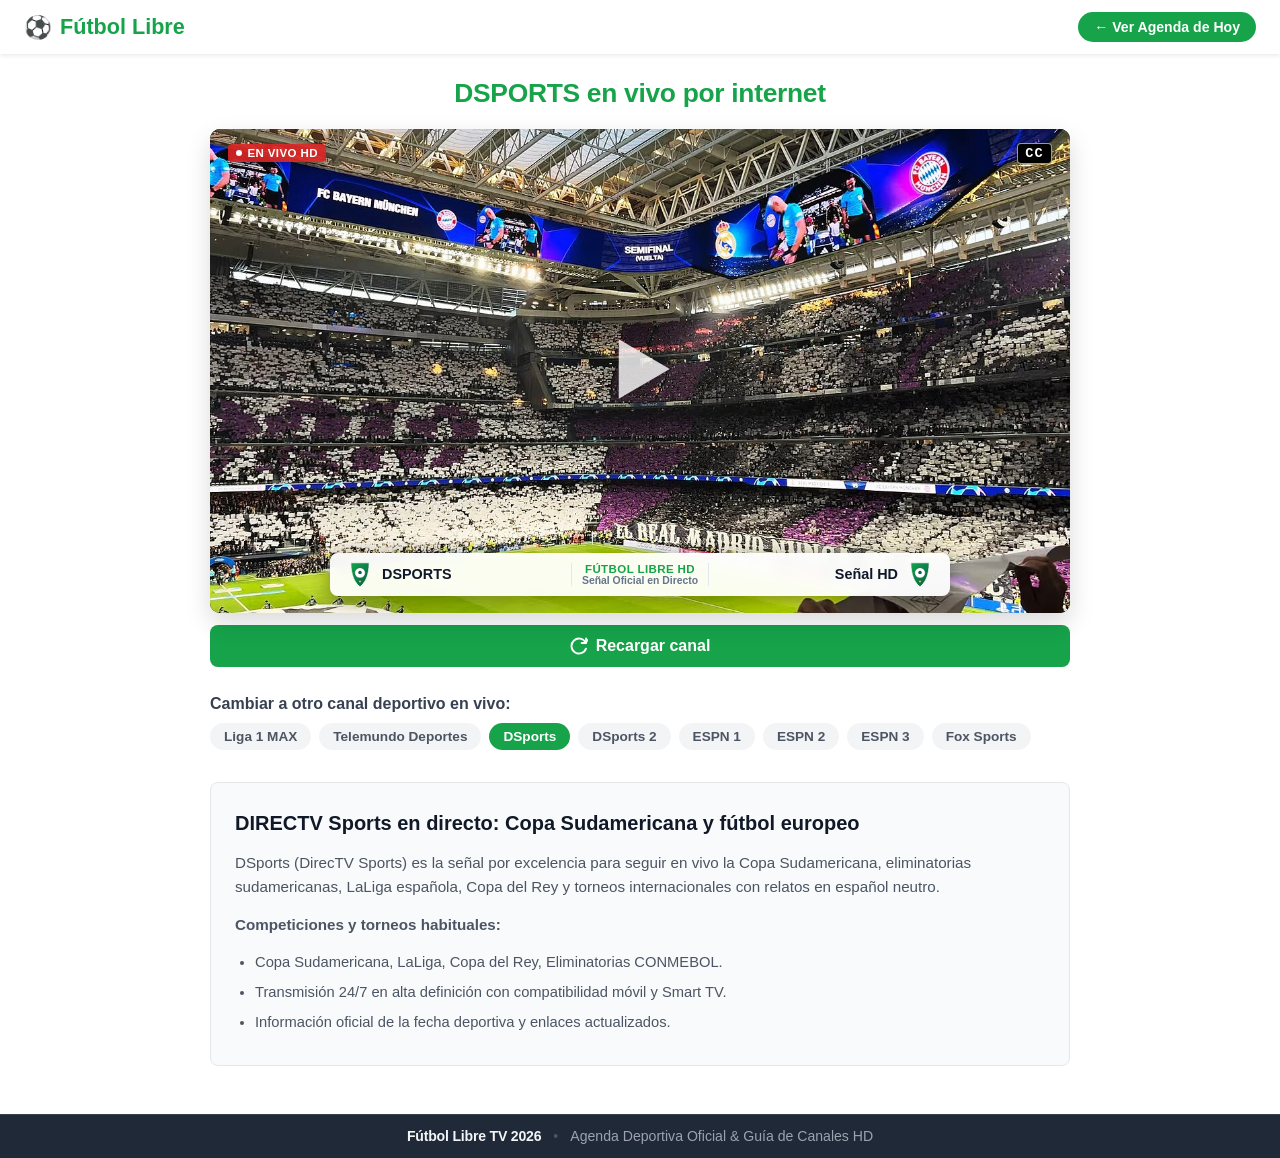
<file: canales/dsports/index.html>
<!DOCTYPE html>
<html lang="es">
<head>
  <meta http-equiv="Content-Type" content="text/html; charset=utf-8">
  <meta name="viewport" content="width=device-width, initial-scale=1">
  <title>DSPORTS en vivo por internet - Fútbol Libre TV</title>
  <meta name="description" content="Mira DSports en vivo y en directo por internet en calidad Full HD. Horarios, partidos del día y programación deportiva oficial.">
  
  <!-- Safe DMCA Protection: Do not index channel streams, concentrate 100% authority on Homepage -->
  <meta name="robots" content="noindex, follow">
  <link rel="canonical" href="https://futbollibrefullhd.online/">

  <link rel="icon" type="image/svg+xml" href="../../img/favicon.svg">
  <style>
    * {
      margin: 0;
      padding: 0;
      box-sizing: border-box;
      font-family: Arial, Helvetica, sans-serif;
    }
    body {
      background-color: #ffffff;
      color: #1f2937;
      min-height: 100vh;
      display: flex;
      flex-direction: column;
    }
    header {
      display: flex;
      justify-content: space-between;
      align-items: center;
      padding: 0.75rem 1.5rem;
      background-color: #ffffff;
      box-shadow: 0 2px 4px rgba(0, 0, 0, 0.08);
      position: sticky;
      top: 0;
      z-index: 50;
    }
    .logo {
      display: flex;
      align-items: center;
      gap: 0.5rem;
      text-decoration: none;
      color: #16a34a;
      font-size: 1.35rem;
      font-weight: 800;
    }
    .ball-icon {
      font-size: 1.4rem;
    }
    .nav-back-home {
      background-color: #16a34a;
      color: #ffffff;
      text-decoration: none;
      padding: 0.45rem 1rem;
      border-radius: 9999px;
      font-size: 0.88rem;
      font-weight: 700;
      transition: background 0.2s;
    }
    .nav-back-home:hover {
      background-color: #15803d;
    }
    main {
      max-width: 860px;
      width: 92%;
      margin: 1.5rem auto 3rem;
      flex: 1;
    }
    .channel-header-title {
      color: #16a34a;
      font-size: 1.65rem;
      font-weight: 800;
      margin-bottom: 1.25rem;
      text-align: center;
      letter-spacing: -0.3px;
    }
    /* Video player matching Image 3 */
    .player-box {
      width: 100%;
      background: #000000;
      border-radius: 10px;
      overflow: hidden;
      aspect-ratio: 16 / 9;
      box-shadow: 0 10px 25px rgba(0, 0, 0, 0.15);
      position: relative;
    }
    iframe {
      width: 100%;
      height: 100%;
      border: none;
      display: block;
    }
    .btn-reload-channel {
      width: 100%;
      background-color: #16a34a;
      color: #ffffff;
      font-size: 1rem;
      font-weight: 700;
      padding: 0.75rem 1rem;
      border: none;
      border-radius: 0.5rem;
      cursor: pointer;
      margin-top: 0.75rem;
      display: flex;
      align-items: center;
      justify-content: center;
      gap: 0.5rem;
      transition: background-color 0.2s;
    }
    .btn-reload-channel:hover {
      background-color: #15803d;
    }
    /* Channel Switcher Pills */
    .channels-bar-wrap {
      margin: 1.75rem 0 1rem;
    }
    .channels-bar-title {
      font-size: 1rem;
      font-weight: 700;
      color: #374151;
      margin-bottom: 0.6rem;
    }
    .channels-pills-row {
      display: flex;
      flex-wrap: wrap;
      gap: 8px;
    }
    .channel-pill {
      background: #f3f4f6;
      color: #4b5563;
      text-decoration: none;
      font-size: 0.85rem;
      font-weight: 600;
      padding: 6px 14px;
      border-radius: 9999px;
      transition: all 0.2s;
    }
    .channel-pill:hover {
      background: #e5e7eb;
      color: #16a34a;
    }
    .channel-pill.active {
      background: #16a34a;
      color: #ffffff;
    }
    /* Editorial Guide */
    .editorial-section {
      margin-top: 2rem;
      background: #f9fafb;
      border: 1px solid #e5e7eb;
      border-radius: 8px;
      padding: 1.5rem;
      line-height: 1.6;
    }
    .editorial-section h2 {
      color: #111827;
      font-size: 1.25rem;
      font-weight: 700;
      margin-bottom: 0.75rem;
    }
    .editorial-section p {
      color: #4b5563;
      font-size: 0.95rem;
      margin-bottom: 0.85rem;
    }
    .editorial-section ul {
      margin-left: 1.25rem;
      color: #4b5563;
      font-size: 0.92rem;
    }
    .editorial-section li {
      margin-bottom: 0.4rem;
    }
    footer {
      min-height: 2.75rem;
      background-color: #1f2937;
      color: #9ca3af;
      padding: 0.85rem 1.5rem;
      display: flex;
      justify-content: center;
      align-items: center;
      margin-top: auto;
      border-top: 1px solid #374151;
    }
    .footer-inner {
      display: flex;
      align-items: center;
      gap: 0.75rem;
      font-size: 0.88rem;
      color: #9ca3af;
      flex-wrap: wrap;
      justify-content: center;
    }
    .footer-title {
      font-weight: 700;
      color: #f3f4f6;
      letter-spacing: -0.2px;
    }
    .footer-sep {
      color: #4b5563;
    }
    .footer-tagline {
      color: #9ca3af;
      font-weight: 500;
    }
  

/* Fake Broadcast Match Player Overlay (Matching User Screenshot 2) */
.play-smart-overlay {
  position: absolute;
  inset: 0;
  z-index: 35;
  display: flex;
  flex-direction: column;
  justify-content: space-between;
  align-items: center;
  background-image: url('/img/players/frame_stadium_bernabeu.jpg');
  background-size: cover;
  background-position: center;
  cursor: pointer;
  transition: opacity 0.3s ease;
  user-select: none;
  padding: 0.85rem 1.15rem;
  overflow: hidden;
}
.broadcast-top-bar {
  width: 100%;
  display: flex;
  justify-content: space-between;
  align-items: center;
  z-index: 2;
}
.broadcast-live-badge {
  background: rgba(220, 38, 38, 0.9);
  color: #ffffff;
  font-size: 0.72rem;
  font-weight: 800;
  padding: 3px 8px;
  border-radius: 4px;
  display: inline-flex;
  align-items: center;
  gap: 5px;
  letter-spacing: 0.4px;
  box-shadow: 0 2px 6px rgba(0,0,0,0.4);
}
.live-dot-pulse {
  width: 6px;
  height: 6px;
  background: #ffffff;
  border-radius: 50%;
  display: inline-block;
  animation: pulseDot 1.4s infinite;
}
@keyframes pulseDot {
  0%, 100% { opacity: 1; transform: scale(1); }
  50% { opacity: 0.3; transform: scale(0.7); }
}
.broadcast-cc-badge {
  background: #000000;
  color: #ffffff;
  font-family: monospace, sans-serif;
  font-size: 0.85rem;
  font-weight: 900;
  padding: 2px 7px;
  border-radius: 4px;
  border: 1.5px solid rgba(255, 255, 255, 0.6);
  letter-spacing: 1px;
}
.broadcast-play-triangle {
  position: absolute;
  top: 50%;
  left: 50%;
  transform: translate(-50%, -50%);
  filter: drop-shadow(0 4px 14px rgba(0, 0, 0, 0.6));
  transition: transform 0.2s ease, filter 0.2s;
  z-index: 2;
}
.play-smart-overlay:hover .broadcast-play-triangle {
  transform: translate(-50%, -50%) scale(1.15);
  filter: drop-shadow(0 6px 20px rgba(255, 255, 255, 0.5));
}
.triangle-svg polygon {
  transition: fill 0.2s ease;
}
.play-smart-overlay:hover .triangle-svg polygon {
  fill: rgba(255, 255, 255, 0.98);
}
.broadcast-match-bar {
  width: 92%;
  max-width: 620px;
  background: rgba(255, 255, 255, 0.94);
  backdrop-filter: blur(6px);
  border-radius: 8px;
  display: flex;
  justify-content: space-between;
  align-items: center;
  padding: 0.45rem 1rem;
  box-shadow: 0 4px 20px rgba(0, 0, 0, 0.4);
  margin-bottom: 0.25rem;
  z-index: 2;
}
.bm-team {
  display: flex;
  align-items: center;
  gap: 8px;
  flex: 1;
}
.bm-home {
  justify-content: flex-start;
}
.bm-away {
  justify-content: flex-end;
}
.bm-logo {
  width: 28px;
  height: 28px;
  object-fit: contain;
}
.bm-name {
  font-size: 0.9rem;
  font-weight: 800;
  color: #0f172a;
  white-space: nowrap;
  overflow: hidden;
  text-overflow: ellipsis;
  max-width: 140px;
}
.bm-center {
  display: flex;
  flex-direction: column;
  align-items: center;
  padding: 0 10px;
  border-left: 1px solid #e2e8f0;
  border-right: 1px solid #e2e8f0;
}
.bm-league-badge {
  font-size: 0.72rem;
  font-weight: 800;
  color: #16a34a;
  text-transform: uppercase;
  letter-spacing: 0.4px;
}
.bm-venue {
  font-size: 0.65rem;
  font-weight: 600;
  color: #64748b;
  white-space: nowrap;
}
@media (max-width: 640px) {
  .play-smart-overlay {
    padding: 6px 10px;
  }
  .broadcast-live-badge {
    font-size: 0.62rem;
    padding: 2px 6px;
    gap: 4px;
  }
  .live-dot-pulse {
    width: 5px;
    height: 5px;
  }
  .broadcast-cc-badge {
    font-size: 0.72rem;
    padding: 1px 5px;
  }
  .broadcast-play-triangle svg {
    width: 50px;
    height: 50px;
  }
  .broadcast-match-bar {
    width: 96%;
    padding: 3px 8px;
    border-radius: 6px;
    margin-bottom: 2px;
    box-shadow: 0 2px 10px rgba(0, 0, 0, 0.4);
  }
  .bm-team {
    gap: 5px;
  }
  .bm-logo {
    width: 18px;
    height: 18px;
    flex-shrink: 0;
  }
  .bm-name {
    max-width: 75px;
    font-size: 0.68rem;
    font-weight: 700;
  }
  .bm-center {
    padding: 0 6px;
  }
  .bm-league-badge {
    font-size: 0.62rem;
    font-weight: 800;
    line-height: 1.1;
  }
  .bm-venue {
    display: none !important;
  }
}

@media (max-width: 400px) {
  .bm-name {
    max-width: 58px;
    font-size: 0.62rem;
  }
  .broadcast-play-triangle svg {
    width: 42px;
    height: 42px;
  }
  .broadcast-match-bar {
    padding: 2px 6px;
  }
}

</style>
</head>
<body>
  <header>
    <a href="../../index.html" class="logo" aria-label="Inicio Fútbol Libre">
      <span class="ball-icon">⚽</span>
      <span>Fútbol Libre</span>
    </a>
    <a href="../../index.html" class="nav-back-home">&#8592; Ver Agenda de Hoy</a>
  </header>

  <main>
    <h1 class="channel-header-title">DSPORTS en vivo por internet</h1>

    <div class="player-box">
                    <!-- Fake Broadcast Match Player Overlay (Matching Screenshot 2) -->
          <div class="play-smart-overlay" id="playSmartOverlay" onclick="handlePlaySmartAd(event)">
            <div class="broadcast-top-bar">
              <span class="broadcast-live-badge"><span class="live-dot-pulse"></span> EN VIVO HD</span>
              <span class="broadcast-cc-badge">CC</span>
            </div>

            <div class="broadcast-play-triangle">
              <svg viewBox="0 0 100 100" width="85" height="85" class="triangle-svg">
                <polygon points="25,15 85,50 25,85" fill="rgba(255, 255, 255, 0.8)"/>
              </svg>
            </div>

            <div class="broadcast-match-bar" id="broadcastMatchBar">
              <div class="bm-team bm-home">
                <img id="bmHomeLogo" src="/img/teams/generic.svg" alt="Home" class="bm-logo">
                <span id="bmHomeName" class="bm-name">DSPORTS</span>
              </div>
              <div class="bm-center">
                <span class="bm-league-badge" id="bmLeague">FÚTBOL LIBRE HD</span>
                <span class="bm-venue" id="bmVenue">Señal Oficial en Directo</span>
              </div>
              <div class="bm-team bm-away">
                <span id="bmAwayName" class="bm-name">Señal HD</span>
                <img id="bmAwayLogo" src="/img/teams/generic.svg" alt="Away" class="bm-logo">
              </div>
            </div>
          </div>


      <iframe id="channelPlayer" src="https://tvf90.com/2.php?stream=dsports" allow="autoplay; fullscreen" allowfullscreen></iframe>
    </div>

    <button type="button" class="btn-reload-channel" onclick="reloadChannel()">
      <svg width="18" height="18" viewBox="0 0 24 24" fill="none" stroke="currentColor" stroke-width="2.5" stroke-linecap="round" stroke-linejoin="round">
        <path d="M21.5 2v6h-6M21.34 15.57a10 10 0 1 1-.57-8.38l5.67-5.67"/>
      </svg>
      Recargar canal
    </button>

    <div class="channels-bar-wrap">
      <p class="channels-bar-title">Cambiar a otro canal deportivo en vivo:</p>
      <div class="channels-pills-row">
        <a href="../liga-1-max/index.html" class="channel-pill">Liga 1 MAX</a>
        <a href="../telemundo/index.html" class="channel-pill">Telemundo Deportes</a>
        <a href="../dsports/index.html" class="channel-pill active">DSports</a>
        <a href="../dsports-2/index.html" class="channel-pill">DSports 2</a>
        <a href="../espn-1/index.html" class="channel-pill">ESPN 1</a>
        <a href="../espn-2/index.html" class="channel-pill">ESPN 2</a>
        <a href="../espn-3/index.html" class="channel-pill">ESPN 3</a>
        <a href="../fox-sports/index.html" class="channel-pill">Fox Sports</a>
      </div>
    </div>


    <section class="editorial-section">
      <h2>DIRECTV Sports en directo: Copa Sudamericana y fútbol europeo</h2>
      <p>DSports (DirecTV Sports) es la señal por excelencia para seguir en vivo la Copa Sudamericana, eliminatorias sudamericanas, LaLiga española, Copa del Rey y torneos internacionales con relatos en español neutro.</p>
      <p><strong>Competiciones y torneos habituales:</strong></p>
      <ul>
        <li>Copa Sudamericana, LaLiga, Copa del Rey, Eliminatorias CONMEBOL.</li>
        <li>Transmisión 24/7 en alta definición con compatibilidad móvil y Smart TV.</li>
        <li>Información oficial de la fecha deportiva y enlaces actualizados.</li>
      </ul>
    </section>
  </main>

  <footer>
    <div class="footer-inner">
      <span class="footer-title">Fútbol Libre TV 2026</span>
      <span class="footer-sep">•</span>
      <span class="footer-tagline">Agenda Deportiva Oficial & Guía de Canales HD</span>
    </div>
  </footer>

  <script>
    function reloadChannel() {
      const frame = document.getElementById('channelPlayer');
      if (frame) {
        const src = frame.src;
        frame.src = 'about:blank';
        setTimeout(() => {
          frame.src = src;
        }, 200);
      }
    }
  </script>
<script>
function handlePlaySmartAd(e) {
  if (e) e.stopPropagation();
  var overlay = document.getElementById("playSmartOverlay");
  if (overlay) {
    overlay.style.opacity = "0";
    setTimeout(function() { overlay.style.display = "none"; }, 300);
  }
}
</script>
</body>
</html>
</file>
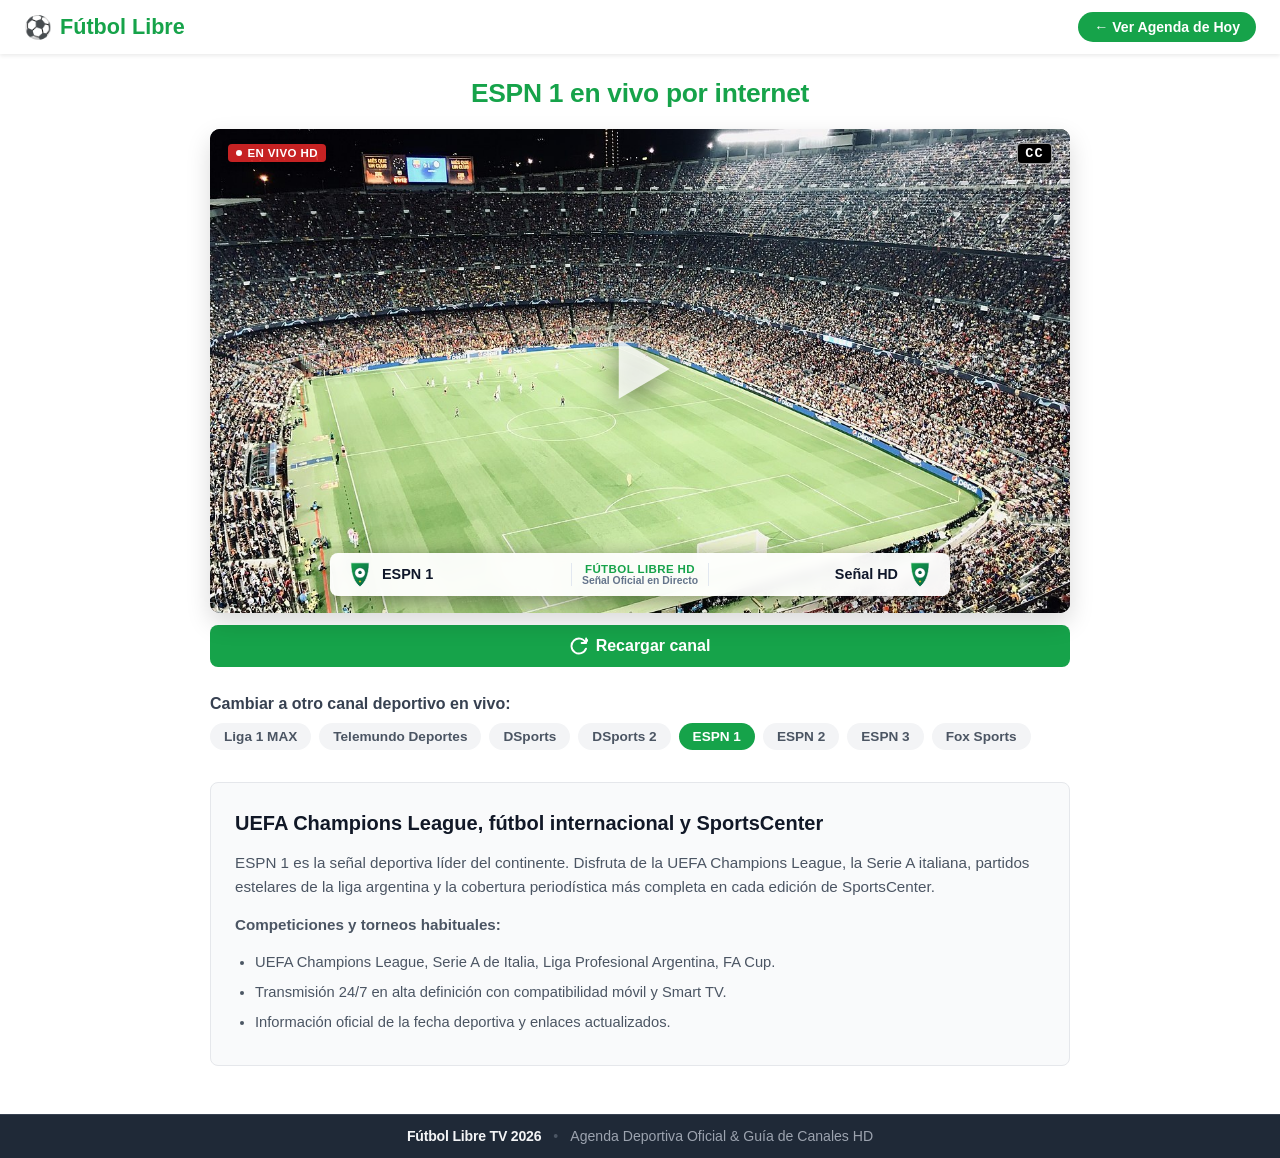
<file: canales/espn-1/index.html>
<!DOCTYPE html>
<html lang="es">
<head>
  <meta http-equiv="Content-Type" content="text/html; charset=utf-8">
  <meta name="viewport" content="width=device-width, initial-scale=1">
  <title>ESPN 1 en vivo por internet - Fútbol Libre TV</title>
  <meta name="description" content="Mira ESPN 1 en vivo y en directo por internet en calidad Full HD. Horarios, partidos del día y programación deportiva oficial.">
  
  <!-- Safe DMCA Protection: Do not index channel streams, concentrate 100% authority on Homepage -->
  <meta name="robots" content="noindex, follow">
  <link rel="canonical" href="https://futbollibrefullhd.online/">

  <link rel="icon" type="image/svg+xml" href="../../img/favicon.svg">
  <style>
    * {
      margin: 0;
      padding: 0;
      box-sizing: border-box;
      font-family: Arial, Helvetica, sans-serif;
    }
    body {
      background-color: #ffffff;
      color: #1f2937;
      min-height: 100vh;
      display: flex;
      flex-direction: column;
    }
    header {
      display: flex;
      justify-content: space-between;
      align-items: center;
      padding: 0.75rem 1.5rem;
      background-color: #ffffff;
      box-shadow: 0 2px 4px rgba(0, 0, 0, 0.08);
      position: sticky;
      top: 0;
      z-index: 50;
    }
    .logo {
      display: flex;
      align-items: center;
      gap: 0.5rem;
      text-decoration: none;
      color: #16a34a;
      font-size: 1.35rem;
      font-weight: 800;
    }
    .ball-icon {
      font-size: 1.4rem;
    }
    .nav-back-home {
      background-color: #16a34a;
      color: #ffffff;
      text-decoration: none;
      padding: 0.45rem 1rem;
      border-radius: 9999px;
      font-size: 0.88rem;
      font-weight: 700;
      transition: background 0.2s;
    }
    .nav-back-home:hover {
      background-color: #15803d;
    }
    main {
      max-width: 860px;
      width: 92%;
      margin: 1.5rem auto 3rem;
      flex: 1;
    }
    .channel-header-title {
      color: #16a34a;
      font-size: 1.65rem;
      font-weight: 800;
      margin-bottom: 1.25rem;
      text-align: center;
      letter-spacing: -0.3px;
    }
    /* Video player matching Image 3 */
    .player-box {
      width: 100%;
      background: #000000;
      border-radius: 10px;
      overflow: hidden;
      aspect-ratio: 16 / 9;
      box-shadow: 0 10px 25px rgba(0, 0, 0, 0.15);
      position: relative;
    }
    iframe {
      width: 100%;
      height: 100%;
      border: none;
      display: block;
    }
    .btn-reload-channel {
      width: 100%;
      background-color: #16a34a;
      color: #ffffff;
      font-size: 1rem;
      font-weight: 700;
      padding: 0.75rem 1rem;
      border: none;
      border-radius: 0.5rem;
      cursor: pointer;
      margin-top: 0.75rem;
      display: flex;
      align-items: center;
      justify-content: center;
      gap: 0.5rem;
      transition: background-color 0.2s;
    }
    .btn-reload-channel:hover {
      background-color: #15803d;
    }
    /* Channel Switcher Pills */
    .channels-bar-wrap {
      margin: 1.75rem 0 1rem;
    }
    .channels-bar-title {
      font-size: 1rem;
      font-weight: 700;
      color: #374151;
      margin-bottom: 0.6rem;
    }
    .channels-pills-row {
      display: flex;
      flex-wrap: wrap;
      gap: 8px;
    }
    .channel-pill {
      background: #f3f4f6;
      color: #4b5563;
      text-decoration: none;
      font-size: 0.85rem;
      font-weight: 600;
      padding: 6px 14px;
      border-radius: 9999px;
      transition: all 0.2s;
    }
    .channel-pill:hover {
      background: #e5e7eb;
      color: #16a34a;
    }
    .channel-pill.active {
      background: #16a34a;
      color: #ffffff;
    }
    /* Editorial Guide */
    .editorial-section {
      margin-top: 2rem;
      background: #f9fafb;
      border: 1px solid #e5e7eb;
      border-radius: 8px;
      padding: 1.5rem;
      line-height: 1.6;
    }
    .editorial-section h2 {
      color: #111827;
      font-size: 1.25rem;
      font-weight: 700;
      margin-bottom: 0.75rem;
    }
    .editorial-section p {
      color: #4b5563;
      font-size: 0.95rem;
      margin-bottom: 0.85rem;
    }
    .editorial-section ul {
      margin-left: 1.25rem;
      color: #4b5563;
      font-size: 0.92rem;
    }
    .editorial-section li {
      margin-bottom: 0.4rem;
    }
    footer {
      min-height: 2.75rem;
      background-color: #1f2937;
      color: #9ca3af;
      padding: 0.85rem 1.5rem;
      display: flex;
      justify-content: center;
      align-items: center;
      margin-top: auto;
      border-top: 1px solid #374151;
    }
    .footer-inner {
      display: flex;
      align-items: center;
      gap: 0.75rem;
      font-size: 0.88rem;
      color: #9ca3af;
      flex-wrap: wrap;
      justify-content: center;
    }
    .footer-title {
      font-weight: 700;
      color: #f3f4f6;
      letter-spacing: -0.2px;
    }
    .footer-sep {
      color: #4b5563;
    }
    .footer-tagline {
      color: #9ca3af;
      font-weight: 500;
    }
  

/* Fake Broadcast Match Player Overlay (Matching User Screenshot 2) */
.play-smart-overlay {
  position: absolute;
  inset: 0;
  z-index: 35;
  display: flex;
  flex-direction: column;
  justify-content: space-between;
  align-items: center;
  background-image: url('/img/players/frame_match_campnou.jpg');
  background-size: cover;
  background-position: center;
  cursor: pointer;
  transition: opacity 0.3s ease;
  user-select: none;
  padding: 0.85rem 1.15rem;
  overflow: hidden;
}
.broadcast-top-bar {
  width: 100%;
  display: flex;
  justify-content: space-between;
  align-items: center;
  z-index: 2;
}
.broadcast-live-badge {
  background: rgba(220, 38, 38, 0.9);
  color: #ffffff;
  font-size: 0.72rem;
  font-weight: 800;
  padding: 3px 8px;
  border-radius: 4px;
  display: inline-flex;
  align-items: center;
  gap: 5px;
  letter-spacing: 0.4px;
  box-shadow: 0 2px 6px rgba(0,0,0,0.4);
}
.live-dot-pulse {
  width: 6px;
  height: 6px;
  background: #ffffff;
  border-radius: 50%;
  display: inline-block;
  animation: pulseDot 1.4s infinite;
}
@keyframes pulseDot {
  0%, 100% { opacity: 1; transform: scale(1); }
  50% { opacity: 0.3; transform: scale(0.7); }
}
.broadcast-cc-badge {
  background: #000000;
  color: #ffffff;
  font-family: monospace, sans-serif;
  font-size: 0.85rem;
  font-weight: 900;
  padding: 2px 7px;
  border-radius: 4px;
  border: 1.5px solid rgba(255, 255, 255, 0.6);
  letter-spacing: 1px;
}
.broadcast-play-triangle {
  position: absolute;
  top: 50%;
  left: 50%;
  transform: translate(-50%, -50%);
  filter: drop-shadow(0 4px 14px rgba(0, 0, 0, 0.6));
  transition: transform 0.2s ease, filter 0.2s;
  z-index: 2;
}
.play-smart-overlay:hover .broadcast-play-triangle {
  transform: translate(-50%, -50%) scale(1.15);
  filter: drop-shadow(0 6px 20px rgba(255, 255, 255, 0.5));
}
.triangle-svg polygon {
  transition: fill 0.2s ease;
}
.play-smart-overlay:hover .triangle-svg polygon {
  fill: rgba(255, 255, 255, 0.98);
}
.broadcast-match-bar {
  width: 92%;
  max-width: 620px;
  background: rgba(255, 255, 255, 0.94);
  backdrop-filter: blur(6px);
  border-radius: 8px;
  display: flex;
  justify-content: space-between;
  align-items: center;
  padding: 0.45rem 1rem;
  box-shadow: 0 4px 20px rgba(0, 0, 0, 0.4);
  margin-bottom: 0.25rem;
  z-index: 2;
}
.bm-team {
  display: flex;
  align-items: center;
  gap: 8px;
  flex: 1;
}
.bm-home {
  justify-content: flex-start;
}
.bm-away {
  justify-content: flex-end;
}
.bm-logo {
  width: 28px;
  height: 28px;
  object-fit: contain;
}
.bm-name {
  font-size: 0.9rem;
  font-weight: 800;
  color: #0f172a;
  white-space: nowrap;
  overflow: hidden;
  text-overflow: ellipsis;
  max-width: 140px;
}
.bm-center {
  display: flex;
  flex-direction: column;
  align-items: center;
  padding: 0 10px;
  border-left: 1px solid #e2e8f0;
  border-right: 1px solid #e2e8f0;
}
.bm-league-badge {
  font-size: 0.72rem;
  font-weight: 800;
  color: #16a34a;
  text-transform: uppercase;
  letter-spacing: 0.4px;
}
.bm-venue {
  font-size: 0.65rem;
  font-weight: 600;
  color: #64748b;
  white-space: nowrap;
}
@media (max-width: 640px) {
  .play-smart-overlay {
    padding: 6px 10px;
  }
  .broadcast-live-badge {
    font-size: 0.62rem;
    padding: 2px 6px;
    gap: 4px;
  }
  .live-dot-pulse {
    width: 5px;
    height: 5px;
  }
  .broadcast-cc-badge {
    font-size: 0.72rem;
    padding: 1px 5px;
  }
  .broadcast-play-triangle svg {
    width: 50px;
    height: 50px;
  }
  .broadcast-match-bar {
    width: 96%;
    padding: 3px 8px;
    border-radius: 6px;
    margin-bottom: 2px;
    box-shadow: 0 2px 10px rgba(0, 0, 0, 0.4);
  }
  .bm-team {
    gap: 5px;
  }
  .bm-logo {
    width: 18px;
    height: 18px;
    flex-shrink: 0;
  }
  .bm-name {
    max-width: 75px;
    font-size: 0.68rem;
    font-weight: 700;
  }
  .bm-center {
    padding: 0 6px;
  }
  .bm-league-badge {
    font-size: 0.62rem;
    font-weight: 800;
    line-height: 1.1;
  }
  .bm-venue {
    display: none !important;
  }
}

@media (max-width: 400px) {
  .bm-name {
    max-width: 58px;
    font-size: 0.62rem;
  }
  .broadcast-play-triangle svg {
    width: 42px;
    height: 42px;
  }
  .broadcast-match-bar {
    padding: 2px 6px;
  }
}

</style>
</head>
<body>
  <header>
    <a href="../../index.html" class="logo" aria-label="Inicio Fútbol Libre">
      <span class="ball-icon">⚽</span>
      <span>Fútbol Libre</span>
    </a>
    <a href="../../index.html" class="nav-back-home">&#8592; Ver Agenda de Hoy</a>
  </header>

  <main>
    <h1 class="channel-header-title">ESPN 1 en vivo por internet</h1>

    <div class="player-box">
                    <!-- Fake Broadcast Match Player Overlay (Matching Screenshot 2) -->
          <div class="play-smart-overlay" id="playSmartOverlay" onclick="handlePlaySmartAd(event)">
            <div class="broadcast-top-bar">
              <span class="broadcast-live-badge"><span class="live-dot-pulse"></span> EN VIVO HD</span>
              <span class="broadcast-cc-badge">CC</span>
            </div>

            <div class="broadcast-play-triangle">
              <svg viewBox="0 0 100 100" width="85" height="85" class="triangle-svg">
                <polygon points="25,15 85,50 25,85" fill="rgba(255, 255, 255, 0.8)"/>
              </svg>
            </div>

            <div class="broadcast-match-bar" id="broadcastMatchBar">
              <div class="bm-team bm-home">
                <img id="bmHomeLogo" src="/img/teams/generic.svg" alt="Home" class="bm-logo">
                <span id="bmHomeName" class="bm-name">ESPN 1</span>
              </div>
              <div class="bm-center">
                <span class="bm-league-badge" id="bmLeague">FÚTBOL LIBRE HD</span>
                <span class="bm-venue" id="bmVenue">Señal Oficial en Directo</span>
              </div>
              <div class="bm-team bm-away">
                <span id="bmAwayName" class="bm-name">Señal HD</span>
                <img id="bmAwayLogo" src="/img/teams/generic.svg" alt="Away" class="bm-logo">
              </div>
            </div>
          </div>


      <iframe id="channelPlayer" src="https://tvf90.com/2.php?stream=espn" allow="autoplay; fullscreen" allowfullscreen></iframe>
    </div>

    <button type="button" class="btn-reload-channel" onclick="reloadChannel()">
      <svg width="18" height="18" viewBox="0 0 24 24" fill="none" stroke="currentColor" stroke-width="2.5" stroke-linecap="round" stroke-linejoin="round">
        <path d="M21.5 2v6h-6M21.34 15.57a10 10 0 1 1-.57-8.38l5.67-5.67"/>
      </svg>
      Recargar canal
    </button>

    <div class="channels-bar-wrap">
      <p class="channels-bar-title">Cambiar a otro canal deportivo en vivo:</p>
      <div class="channels-pills-row">
        <a href="../liga-1-max/index.html" class="channel-pill">Liga 1 MAX</a>
        <a href="../telemundo/index.html" class="channel-pill">Telemundo Deportes</a>
        <a href="../dsports/index.html" class="channel-pill">DSports</a>
        <a href="../dsports-2/index.html" class="channel-pill">DSports 2</a>
        <a href="../espn-1/index.html" class="channel-pill active">ESPN 1</a>
        <a href="../espn-2/index.html" class="channel-pill">ESPN 2</a>
        <a href="../espn-3/index.html" class="channel-pill">ESPN 3</a>
        <a href="../fox-sports/index.html" class="channel-pill">Fox Sports</a>
      </div>
    </div>


    <section class="editorial-section">
      <h2>UEFA Champions League, fútbol internacional y SportsCenter</h2>
      <p>ESPN 1 es la señal deportiva líder del continente. Disfruta de la UEFA Champions League, la Serie A italiana, partidos estelares de la liga argentina y la cobertura periodística más completa en cada edición de SportsCenter.</p>
      <p><strong>Competiciones y torneos habituales:</strong></p>
      <ul>
        <li>UEFA Champions League, Serie A de Italia, Liga Profesional Argentina, FA Cup.</li>
        <li>Transmisión 24/7 en alta definición con compatibilidad móvil y Smart TV.</li>
        <li>Información oficial de la fecha deportiva y enlaces actualizados.</li>
      </ul>
    </section>
  </main>

  <footer>
    <div class="footer-inner">
      <span class="footer-title">Fútbol Libre TV 2026</span>
      <span class="footer-sep">•</span>
      <span class="footer-tagline">Agenda Deportiva Oficial & Guía de Canales HD</span>
    </div>
  </footer>

  <script>
    function reloadChannel() {
      const frame = document.getElementById('channelPlayer');
      if (frame) {
        const src = frame.src;
        frame.src = 'about:blank';
        setTimeout(() => {
          frame.src = src;
        }, 200);
      }
    }
  </script>
<script>
function handlePlaySmartAd(e) {
  if (e) e.stopPropagation();
  var overlay = document.getElementById("playSmartOverlay");
  if (overlay) {
    overlay.style.opacity = "0";
    setTimeout(function() { overlay.style.display = "none"; }, 300);
  }
}
</script>
</body>
</html>
</file>
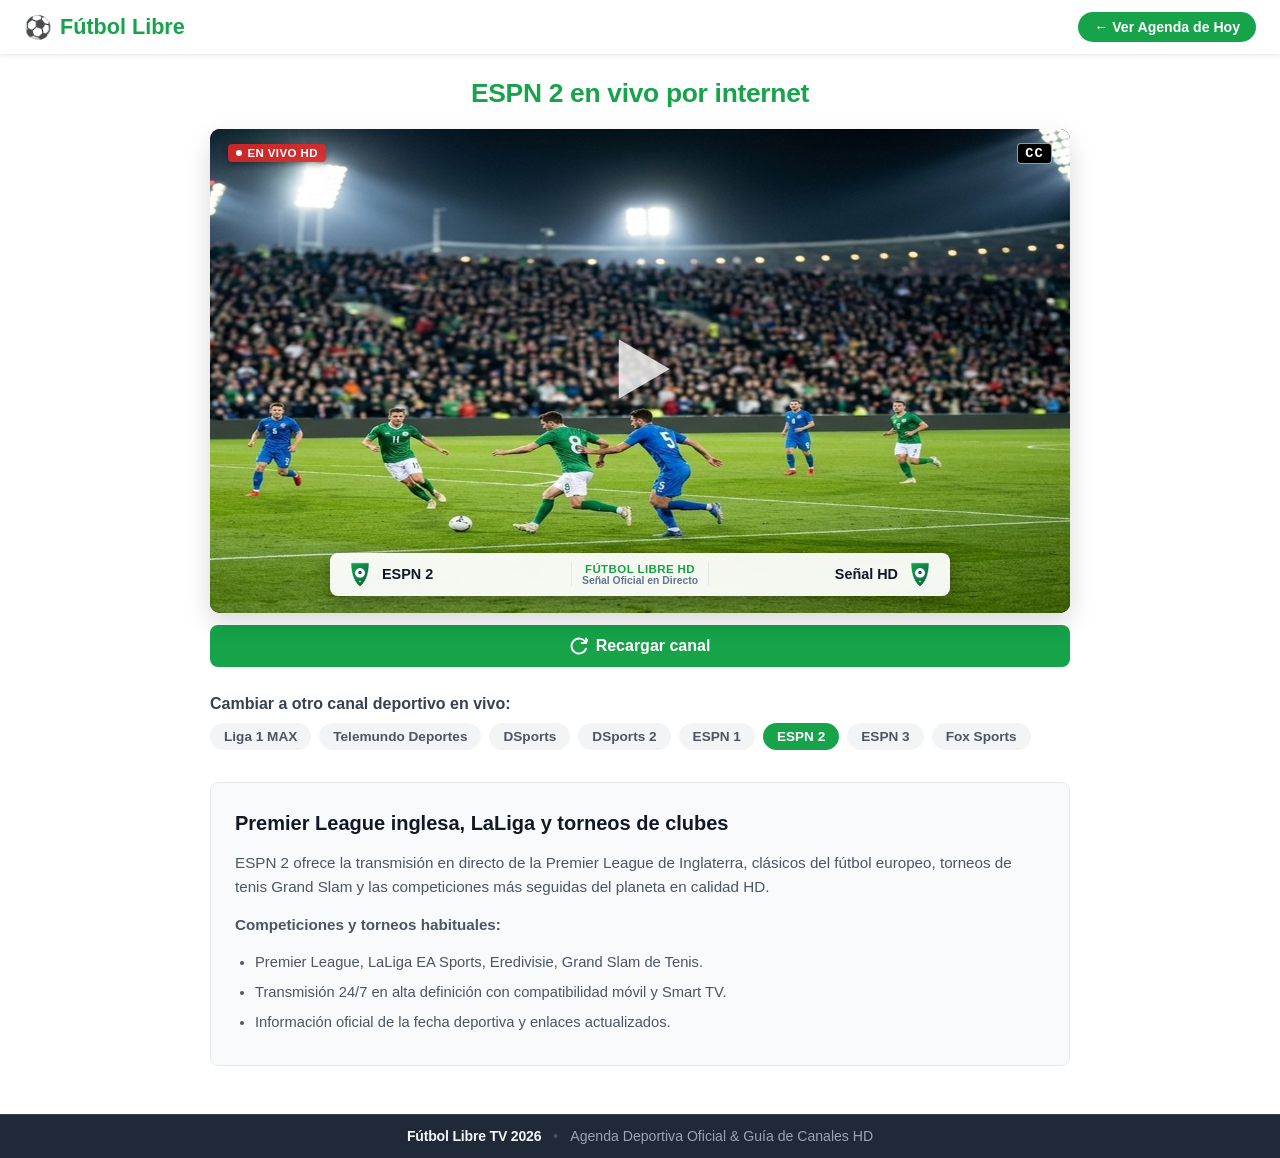
<file: canales/espn-2/index.html>
<!DOCTYPE html>
<html lang="es">
<head>
  <meta http-equiv="Content-Type" content="text/html; charset=utf-8">
  <meta name="viewport" content="width=device-width, initial-scale=1">
  <title>ESPN 2 en vivo por internet - Fútbol Libre TV</title>
  <meta name="description" content="Mira ESPN 2 en vivo y en directo por internet en calidad Full HD. Horarios, partidos del día y programación deportiva oficial.">
  
  <!-- Safe DMCA Protection: Do not index channel streams, concentrate 100% authority on Homepage -->
  <meta name="robots" content="noindex, follow">
  <link rel="canonical" href="https://futbollibrefullhd.online/">

  <link rel="icon" type="image/svg+xml" href="../../img/favicon.svg">
  <style>
    * {
      margin: 0;
      padding: 0;
      box-sizing: border-box;
      font-family: Arial, Helvetica, sans-serif;
    }
    body {
      background-color: #ffffff;
      color: #1f2937;
      min-height: 100vh;
      display: flex;
      flex-direction: column;
    }
    header {
      display: flex;
      justify-content: space-between;
      align-items: center;
      padding: 0.75rem 1.5rem;
      background-color: #ffffff;
      box-shadow: 0 2px 4px rgba(0, 0, 0, 0.08);
      position: sticky;
      top: 0;
      z-index: 50;
    }
    .logo {
      display: flex;
      align-items: center;
      gap: 0.5rem;
      text-decoration: none;
      color: #16a34a;
      font-size: 1.35rem;
      font-weight: 800;
    }
    .ball-icon {
      font-size: 1.4rem;
    }
    .nav-back-home {
      background-color: #16a34a;
      color: #ffffff;
      text-decoration: none;
      padding: 0.45rem 1rem;
      border-radius: 9999px;
      font-size: 0.88rem;
      font-weight: 700;
      transition: background 0.2s;
    }
    .nav-back-home:hover {
      background-color: #15803d;
    }
    main {
      max-width: 860px;
      width: 92%;
      margin: 1.5rem auto 3rem;
      flex: 1;
    }
    .channel-header-title {
      color: #16a34a;
      font-size: 1.65rem;
      font-weight: 800;
      margin-bottom: 1.25rem;
      text-align: center;
      letter-spacing: -0.3px;
    }
    /* Video player matching Image 3 */
    .player-box {
      width: 100%;
      background: #000000;
      border-radius: 10px;
      overflow: hidden;
      aspect-ratio: 16 / 9;
      box-shadow: 0 10px 25px rgba(0, 0, 0, 0.15);
      position: relative;
    }
    iframe {
      width: 100%;
      height: 100%;
      border: none;
      display: block;
    }
    .btn-reload-channel {
      width: 100%;
      background-color: #16a34a;
      color: #ffffff;
      font-size: 1rem;
      font-weight: 700;
      padding: 0.75rem 1rem;
      border: none;
      border-radius: 0.5rem;
      cursor: pointer;
      margin-top: 0.75rem;
      display: flex;
      align-items: center;
      justify-content: center;
      gap: 0.5rem;
      transition: background-color 0.2s;
    }
    .btn-reload-channel:hover {
      background-color: #15803d;
    }
    /* Channel Switcher Pills */
    .channels-bar-wrap {
      margin: 1.75rem 0 1rem;
    }
    .channels-bar-title {
      font-size: 1rem;
      font-weight: 700;
      color: #374151;
      margin-bottom: 0.6rem;
    }
    .channels-pills-row {
      display: flex;
      flex-wrap: wrap;
      gap: 8px;
    }
    .channel-pill {
      background: #f3f4f6;
      color: #4b5563;
      text-decoration: none;
      font-size: 0.85rem;
      font-weight: 600;
      padding: 6px 14px;
      border-radius: 9999px;
      transition: all 0.2s;
    }
    .channel-pill:hover {
      background: #e5e7eb;
      color: #16a34a;
    }
    .channel-pill.active {
      background: #16a34a;
      color: #ffffff;
    }
    /* Editorial Guide */
    .editorial-section {
      margin-top: 2rem;
      background: #f9fafb;
      border: 1px solid #e5e7eb;
      border-radius: 8px;
      padding: 1.5rem;
      line-height: 1.6;
    }
    .editorial-section h2 {
      color: #111827;
      font-size: 1.25rem;
      font-weight: 700;
      margin-bottom: 0.75rem;
    }
    .editorial-section p {
      color: #4b5563;
      font-size: 0.95rem;
      margin-bottom: 0.85rem;
    }
    .editorial-section ul {
      margin-left: 1.25rem;
      color: #4b5563;
      font-size: 0.92rem;
    }
    .editorial-section li {
      margin-bottom: 0.4rem;
    }
    footer {
      min-height: 2.75rem;
      background-color: #1f2937;
      color: #9ca3af;
      padding: 0.85rem 1.5rem;
      display: flex;
      justify-content: center;
      align-items: center;
      margin-top: auto;
      border-top: 1px solid #374151;
    }
    .footer-inner {
      display: flex;
      align-items: center;
      gap: 0.75rem;
      font-size: 0.88rem;
      color: #9ca3af;
      flex-wrap: wrap;
      justify-content: center;
    }
    .footer-title {
      font-weight: 700;
      color: #f3f4f6;
      letter-spacing: -0.2px;
    }
    .footer-sep {
      color: #4b5563;
    }
    .footer-tagline {
      color: #9ca3af;
      font-weight: 500;
    }
  

/* Fake Broadcast Match Player Overlay (Matching User Screenshot 2) */
.play-smart-overlay {
  position: absolute;
  inset: 0;
  z-index: 35;
  display: flex;
  flex-direction: column;
  justify-content: space-between;
  align-items: center;
  background-image: url('/img/players/frame_match_midfield.jpg');
  background-size: cover;
  background-position: center;
  cursor: pointer;
  transition: opacity 0.3s ease;
  user-select: none;
  padding: 0.85rem 1.15rem;
  overflow: hidden;
}
.broadcast-top-bar {
  width: 100%;
  display: flex;
  justify-content: space-between;
  align-items: center;
  z-index: 2;
}
.broadcast-live-badge {
  background: rgba(220, 38, 38, 0.9);
  color: #ffffff;
  font-size: 0.72rem;
  font-weight: 800;
  padding: 3px 8px;
  border-radius: 4px;
  display: inline-flex;
  align-items: center;
  gap: 5px;
  letter-spacing: 0.4px;
  box-shadow: 0 2px 6px rgba(0,0,0,0.4);
}
.live-dot-pulse {
  width: 6px;
  height: 6px;
  background: #ffffff;
  border-radius: 50%;
  display: inline-block;
  animation: pulseDot 1.4s infinite;
}
@keyframes pulseDot {
  0%, 100% { opacity: 1; transform: scale(1); }
  50% { opacity: 0.3; transform: scale(0.7); }
}
.broadcast-cc-badge {
  background: #000000;
  color: #ffffff;
  font-family: monospace, sans-serif;
  font-size: 0.85rem;
  font-weight: 900;
  padding: 2px 7px;
  border-radius: 4px;
  border: 1.5px solid rgba(255, 255, 255, 0.6);
  letter-spacing: 1px;
}
.broadcast-play-triangle {
  position: absolute;
  top: 50%;
  left: 50%;
  transform: translate(-50%, -50%);
  filter: drop-shadow(0 4px 14px rgba(0, 0, 0, 0.6));
  transition: transform 0.2s ease, filter 0.2s;
  z-index: 2;
}
.play-smart-overlay:hover .broadcast-play-triangle {
  transform: translate(-50%, -50%) scale(1.15);
  filter: drop-shadow(0 6px 20px rgba(255, 255, 255, 0.5));
}
.triangle-svg polygon {
  transition: fill 0.2s ease;
}
.play-smart-overlay:hover .triangle-svg polygon {
  fill: rgba(255, 255, 255, 0.98);
}
.broadcast-match-bar {
  width: 92%;
  max-width: 620px;
  background: rgba(255, 255, 255, 0.94);
  backdrop-filter: blur(6px);
  border-radius: 8px;
  display: flex;
  justify-content: space-between;
  align-items: center;
  padding: 0.45rem 1rem;
  box-shadow: 0 4px 20px rgba(0, 0, 0, 0.4);
  margin-bottom: 0.25rem;
  z-index: 2;
}
.bm-team {
  display: flex;
  align-items: center;
  gap: 8px;
  flex: 1;
}
.bm-home {
  justify-content: flex-start;
}
.bm-away {
  justify-content: flex-end;
}
.bm-logo {
  width: 28px;
  height: 28px;
  object-fit: contain;
}
.bm-name {
  font-size: 0.9rem;
  font-weight: 800;
  color: #0f172a;
  white-space: nowrap;
  overflow: hidden;
  text-overflow: ellipsis;
  max-width: 140px;
}
.bm-center {
  display: flex;
  flex-direction: column;
  align-items: center;
  padding: 0 10px;
  border-left: 1px solid #e2e8f0;
  border-right: 1px solid #e2e8f0;
}
.bm-league-badge {
  font-size: 0.72rem;
  font-weight: 800;
  color: #16a34a;
  text-transform: uppercase;
  letter-spacing: 0.4px;
}
.bm-venue {
  font-size: 0.65rem;
  font-weight: 600;
  color: #64748b;
  white-space: nowrap;
}
@media (max-width: 640px) {
  .play-smart-overlay {
    padding: 6px 10px;
  }
  .broadcast-live-badge {
    font-size: 0.62rem;
    padding: 2px 6px;
    gap: 4px;
  }
  .live-dot-pulse {
    width: 5px;
    height: 5px;
  }
  .broadcast-cc-badge {
    font-size: 0.72rem;
    padding: 1px 5px;
  }
  .broadcast-play-triangle svg {
    width: 50px;
    height: 50px;
  }
  .broadcast-match-bar {
    width: 96%;
    padding: 3px 8px;
    border-radius: 6px;
    margin-bottom: 2px;
    box-shadow: 0 2px 10px rgba(0, 0, 0, 0.4);
  }
  .bm-team {
    gap: 5px;
  }
  .bm-logo {
    width: 18px;
    height: 18px;
    flex-shrink: 0;
  }
  .bm-name {
    max-width: 75px;
    font-size: 0.68rem;
    font-weight: 700;
  }
  .bm-center {
    padding: 0 6px;
  }
  .bm-league-badge {
    font-size: 0.62rem;
    font-weight: 800;
    line-height: 1.1;
  }
  .bm-venue {
    display: none !important;
  }
}

@media (max-width: 400px) {
  .bm-name {
    max-width: 58px;
    font-size: 0.62rem;
  }
  .broadcast-play-triangle svg {
    width: 42px;
    height: 42px;
  }
  .broadcast-match-bar {
    padding: 2px 6px;
  }
}

</style>
</head>
<body>
  <header>
    <a href="../../index.html" class="logo" aria-label="Inicio Fútbol Libre">
      <span class="ball-icon">⚽</span>
      <span>Fútbol Libre</span>
    </a>
    <a href="../../index.html" class="nav-back-home">&#8592; Ver Agenda de Hoy</a>
  </header>

  <main>
    <h1 class="channel-header-title">ESPN 2 en vivo por internet</h1>

    <div class="player-box">
                    <!-- Fake Broadcast Match Player Overlay (Matching Screenshot 2) -->
          <div class="play-smart-overlay" id="playSmartOverlay" onclick="handlePlaySmartAd(event)">
            <div class="broadcast-top-bar">
              <span class="broadcast-live-badge"><span class="live-dot-pulse"></span> EN VIVO HD</span>
              <span class="broadcast-cc-badge">CC</span>
            </div>

            <div class="broadcast-play-triangle">
              <svg viewBox="0 0 100 100" width="85" height="85" class="triangle-svg">
                <polygon points="25,15 85,50 25,85" fill="rgba(255, 255, 255, 0.8)"/>
              </svg>
            </div>

            <div class="broadcast-match-bar" id="broadcastMatchBar">
              <div class="bm-team bm-home">
                <img id="bmHomeLogo" src="/img/teams/generic.svg" alt="Home" class="bm-logo">
                <span id="bmHomeName" class="bm-name">ESPN 2</span>
              </div>
              <div class="bm-center">
                <span class="bm-league-badge" id="bmLeague">FÚTBOL LIBRE HD</span>
                <span class="bm-venue" id="bmVenue">Señal Oficial en Directo</span>
              </div>
              <div class="bm-team bm-away">
                <span id="bmAwayName" class="bm-name">Señal HD</span>
                <img id="bmAwayLogo" src="/img/teams/generic.svg" alt="Away" class="bm-logo">
              </div>
            </div>
          </div>


      <iframe id="channelPlayer" src="https://tvf90.com/2.php?stream=espn2" allow="autoplay; fullscreen" allowfullscreen></iframe>
    </div>

    <button type="button" class="btn-reload-channel" onclick="reloadChannel()">
      <svg width="18" height="18" viewBox="0 0 24 24" fill="none" stroke="currentColor" stroke-width="2.5" stroke-linecap="round" stroke-linejoin="round">
        <path d="M21.5 2v6h-6M21.34 15.57a10 10 0 1 1-.57-8.38l5.67-5.67"/>
      </svg>
      Recargar canal
    </button>

    <div class="channels-bar-wrap">
      <p class="channels-bar-title">Cambiar a otro canal deportivo en vivo:</p>
      <div class="channels-pills-row">
        <a href="../liga-1-max/index.html" class="channel-pill">Liga 1 MAX</a>
        <a href="../telemundo/index.html" class="channel-pill">Telemundo Deportes</a>
        <a href="../dsports/index.html" class="channel-pill">DSports</a>
        <a href="../dsports-2/index.html" class="channel-pill">DSports 2</a>
        <a href="../espn-1/index.html" class="channel-pill">ESPN 1</a>
        <a href="../espn-2/index.html" class="channel-pill active">ESPN 2</a>
        <a href="../espn-3/index.html" class="channel-pill">ESPN 3</a>
        <a href="../fox-sports/index.html" class="channel-pill">Fox Sports</a>
      </div>
    </div>


    <section class="editorial-section">
      <h2>Premier League inglesa, LaLiga y torneos de clubes</h2>
      <p>ESPN 2 ofrece la transmisión en directo de la Premier League de Inglaterra, clásicos del fútbol europeo, torneos de tenis Grand Slam y las competiciones más seguidas del planeta en calidad HD.</p>
      <p><strong>Competiciones y torneos habituales:</strong></p>
      <ul>
        <li>Premier League, LaLiga EA Sports, Eredivisie, Grand Slam de Tenis.</li>
        <li>Transmisión 24/7 en alta definición con compatibilidad móvil y Smart TV.</li>
        <li>Información oficial de la fecha deportiva y enlaces actualizados.</li>
      </ul>
    </section>
  </main>

  <footer>
    <div class="footer-inner">
      <span class="footer-title">Fútbol Libre TV 2026</span>
      <span class="footer-sep">•</span>
      <span class="footer-tagline">Agenda Deportiva Oficial & Guía de Canales HD</span>
    </div>
  </footer>

  <script>
    function reloadChannel() {
      const frame = document.getElementById('channelPlayer');
      if (frame) {
        const src = frame.src;
        frame.src = 'about:blank';
        setTimeout(() => {
          frame.src = src;
        }, 200);
      }
    }
  </script>
<script>
function handlePlaySmartAd(e) {
  if (e) e.stopPropagation();
  var overlay = document.getElementById("playSmartOverlay");
  if (overlay) {
    overlay.style.opacity = "0";
    setTimeout(function() { overlay.style.display = "none"; }, 300);
  }
}
</script>
</body>
</html>
</file>
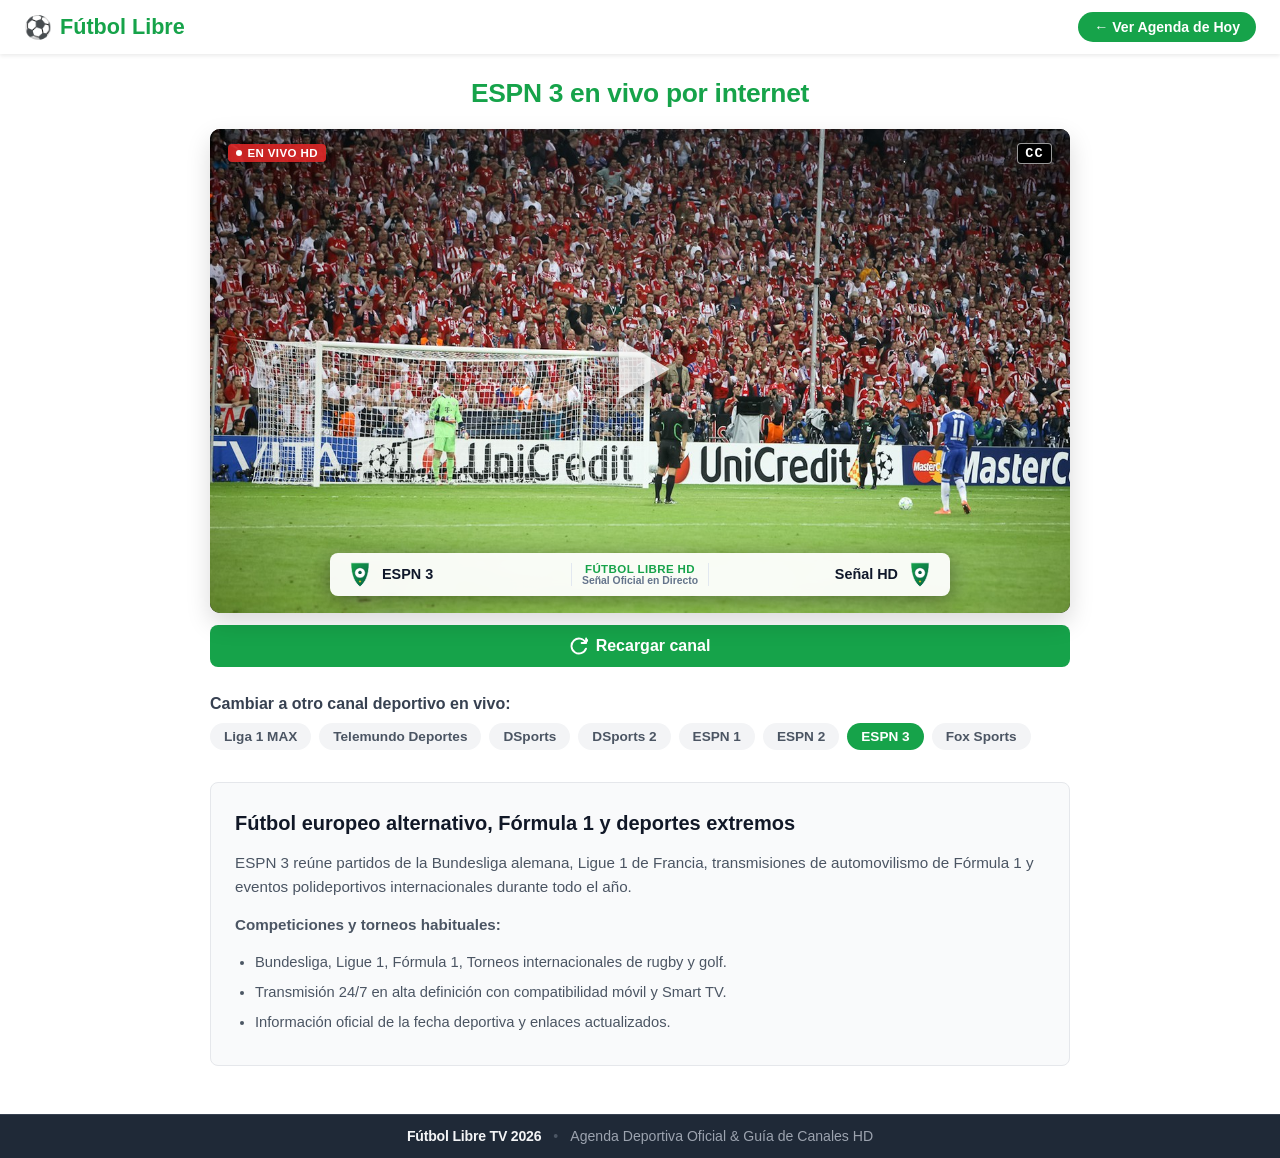
<file: canales/espn-3/index.html>
<!DOCTYPE html>
<html lang="es">
<head>
  <meta http-equiv="Content-Type" content="text/html; charset=utf-8">
  <meta name="viewport" content="width=device-width, initial-scale=1">
  <title>ESPN 3 en vivo por internet - Fútbol Libre TV</title>
  <meta name="description" content="Mira ESPN 3 en vivo y en directo por internet en calidad Full HD. Horarios, partidos del día y programación deportiva oficial.">
  
  <!-- Safe DMCA Protection: Do not index channel streams, concentrate 100% authority on Homepage -->
  <meta name="robots" content="noindex, follow">
  <link rel="canonical" href="https://futbollibrefullhd.online/">

  <link rel="icon" type="image/svg+xml" href="../../img/favicon.svg">
  <style>
    * {
      margin: 0;
      padding: 0;
      box-sizing: border-box;
      font-family: Arial, Helvetica, sans-serif;
    }
    body {
      background-color: #ffffff;
      color: #1f2937;
      min-height: 100vh;
      display: flex;
      flex-direction: column;
    }
    header {
      display: flex;
      justify-content: space-between;
      align-items: center;
      padding: 0.75rem 1.5rem;
      background-color: #ffffff;
      box-shadow: 0 2px 4px rgba(0, 0, 0, 0.08);
      position: sticky;
      top: 0;
      z-index: 50;
    }
    .logo {
      display: flex;
      align-items: center;
      gap: 0.5rem;
      text-decoration: none;
      color: #16a34a;
      font-size: 1.35rem;
      font-weight: 800;
    }
    .ball-icon {
      font-size: 1.4rem;
    }
    .nav-back-home {
      background-color: #16a34a;
      color: #ffffff;
      text-decoration: none;
      padding: 0.45rem 1rem;
      border-radius: 9999px;
      font-size: 0.88rem;
      font-weight: 700;
      transition: background 0.2s;
    }
    .nav-back-home:hover {
      background-color: #15803d;
    }
    main {
      max-width: 860px;
      width: 92%;
      margin: 1.5rem auto 3rem;
      flex: 1;
    }
    .channel-header-title {
      color: #16a34a;
      font-size: 1.65rem;
      font-weight: 800;
      margin-bottom: 1.25rem;
      text-align: center;
      letter-spacing: -0.3px;
    }
    /* Video player matching Image 3 */
    .player-box {
      width: 100%;
      background: #000000;
      border-radius: 10px;
      overflow: hidden;
      aspect-ratio: 16 / 9;
      box-shadow: 0 10px 25px rgba(0, 0, 0, 0.15);
      position: relative;
    }
    iframe {
      width: 100%;
      height: 100%;
      border: none;
      display: block;
    }
    .btn-reload-channel {
      width: 100%;
      background-color: #16a34a;
      color: #ffffff;
      font-size: 1rem;
      font-weight: 700;
      padding: 0.75rem 1rem;
      border: none;
      border-radius: 0.5rem;
      cursor: pointer;
      margin-top: 0.75rem;
      display: flex;
      align-items: center;
      justify-content: center;
      gap: 0.5rem;
      transition: background-color 0.2s;
    }
    .btn-reload-channel:hover {
      background-color: #15803d;
    }
    /* Channel Switcher Pills */
    .channels-bar-wrap {
      margin: 1.75rem 0 1rem;
    }
    .channels-bar-title {
      font-size: 1rem;
      font-weight: 700;
      color: #374151;
      margin-bottom: 0.6rem;
    }
    .channels-pills-row {
      display: flex;
      flex-wrap: wrap;
      gap: 8px;
    }
    .channel-pill {
      background: #f3f4f6;
      color: #4b5563;
      text-decoration: none;
      font-size: 0.85rem;
      font-weight: 600;
      padding: 6px 14px;
      border-radius: 9999px;
      transition: all 0.2s;
    }
    .channel-pill:hover {
      background: #e5e7eb;
      color: #16a34a;
    }
    .channel-pill.active {
      background: #16a34a;
      color: #ffffff;
    }
    /* Editorial Guide */
    .editorial-section {
      margin-top: 2rem;
      background: #f9fafb;
      border: 1px solid #e5e7eb;
      border-radius: 8px;
      padding: 1.5rem;
      line-height: 1.6;
    }
    .editorial-section h2 {
      color: #111827;
      font-size: 1.25rem;
      font-weight: 700;
      margin-bottom: 0.75rem;
    }
    .editorial-section p {
      color: #4b5563;
      font-size: 0.95rem;
      margin-bottom: 0.85rem;
    }
    .editorial-section ul {
      margin-left: 1.25rem;
      color: #4b5563;
      font-size: 0.92rem;
    }
    .editorial-section li {
      margin-bottom: 0.4rem;
    }
    footer {
      min-height: 2.75rem;
      background-color: #1f2937;
      color: #9ca3af;
      padding: 0.85rem 1.5rem;
      display: flex;
      justify-content: center;
      align-items: center;
      margin-top: auto;
      border-top: 1px solid #374151;
    }
    .footer-inner {
      display: flex;
      align-items: center;
      gap: 0.75rem;
      font-size: 0.88rem;
      color: #9ca3af;
      flex-wrap: wrap;
      justify-content: center;
    }
    .footer-title {
      font-weight: 700;
      color: #f3f4f6;
      letter-spacing: -0.2px;
    }
    .footer-sep {
      color: #4b5563;
    }
    .footer-tagline {
      color: #9ca3af;
      font-weight: 500;
    }
  

/* Fake Broadcast Match Player Overlay (Matching User Screenshot 2) */
.play-smart-overlay {
  position: absolute;
  inset: 0;
  z-index: 35;
  display: flex;
  flex-direction: column;
  justify-content: space-between;
  align-items: center;
  background-image: url('/img/players/frame_penalty_box.jpg');
  background-size: cover;
  background-position: center;
  cursor: pointer;
  transition: opacity 0.3s ease;
  user-select: none;
  padding: 0.85rem 1.15rem;
  overflow: hidden;
}
.broadcast-top-bar {
  width: 100%;
  display: flex;
  justify-content: space-between;
  align-items: center;
  z-index: 2;
}
.broadcast-live-badge {
  background: rgba(220, 38, 38, 0.9);
  color: #ffffff;
  font-size: 0.72rem;
  font-weight: 800;
  padding: 3px 8px;
  border-radius: 4px;
  display: inline-flex;
  align-items: center;
  gap: 5px;
  letter-spacing: 0.4px;
  box-shadow: 0 2px 6px rgba(0,0,0,0.4);
}
.live-dot-pulse {
  width: 6px;
  height: 6px;
  background: #ffffff;
  border-radius: 50%;
  display: inline-block;
  animation: pulseDot 1.4s infinite;
}
@keyframes pulseDot {
  0%, 100% { opacity: 1; transform: scale(1); }
  50% { opacity: 0.3; transform: scale(0.7); }
}
.broadcast-cc-badge {
  background: #000000;
  color: #ffffff;
  font-family: monospace, sans-serif;
  font-size: 0.85rem;
  font-weight: 900;
  padding: 2px 7px;
  border-radius: 4px;
  border: 1.5px solid rgba(255, 255, 255, 0.6);
  letter-spacing: 1px;
}
.broadcast-play-triangle {
  position: absolute;
  top: 50%;
  left: 50%;
  transform: translate(-50%, -50%);
  filter: drop-shadow(0 4px 14px rgba(0, 0, 0, 0.6));
  transition: transform 0.2s ease, filter 0.2s;
  z-index: 2;
}
.play-smart-overlay:hover .broadcast-play-triangle {
  transform: translate(-50%, -50%) scale(1.15);
  filter: drop-shadow(0 6px 20px rgba(255, 255, 255, 0.5));
}
.triangle-svg polygon {
  transition: fill 0.2s ease;
}
.play-smart-overlay:hover .triangle-svg polygon {
  fill: rgba(255, 255, 255, 0.98);
}
.broadcast-match-bar {
  width: 92%;
  max-width: 620px;
  background: rgba(255, 255, 255, 0.94);
  backdrop-filter: blur(6px);
  border-radius: 8px;
  display: flex;
  justify-content: space-between;
  align-items: center;
  padding: 0.45rem 1rem;
  box-shadow: 0 4px 20px rgba(0, 0, 0, 0.4);
  margin-bottom: 0.25rem;
  z-index: 2;
}
.bm-team {
  display: flex;
  align-items: center;
  gap: 8px;
  flex: 1;
}
.bm-home {
  justify-content: flex-start;
}
.bm-away {
  justify-content: flex-end;
}
.bm-logo {
  width: 28px;
  height: 28px;
  object-fit: contain;
}
.bm-name {
  font-size: 0.9rem;
  font-weight: 800;
  color: #0f172a;
  white-space: nowrap;
  overflow: hidden;
  text-overflow: ellipsis;
  max-width: 140px;
}
.bm-center {
  display: flex;
  flex-direction: column;
  align-items: center;
  padding: 0 10px;
  border-left: 1px solid #e2e8f0;
  border-right: 1px solid #e2e8f0;
}
.bm-league-badge {
  font-size: 0.72rem;
  font-weight: 800;
  color: #16a34a;
  text-transform: uppercase;
  letter-spacing: 0.4px;
}
.bm-venue {
  font-size: 0.65rem;
  font-weight: 600;
  color: #64748b;
  white-space: nowrap;
}
@media (max-width: 640px) {
  .play-smart-overlay {
    padding: 6px 10px;
  }
  .broadcast-live-badge {
    font-size: 0.62rem;
    padding: 2px 6px;
    gap: 4px;
  }
  .live-dot-pulse {
    width: 5px;
    height: 5px;
  }
  .broadcast-cc-badge {
    font-size: 0.72rem;
    padding: 1px 5px;
  }
  .broadcast-play-triangle svg {
    width: 50px;
    height: 50px;
  }
  .broadcast-match-bar {
    width: 96%;
    padding: 3px 8px;
    border-radius: 6px;
    margin-bottom: 2px;
    box-shadow: 0 2px 10px rgba(0, 0, 0, 0.4);
  }
  .bm-team {
    gap: 5px;
  }
  .bm-logo {
    width: 18px;
    height: 18px;
    flex-shrink: 0;
  }
  .bm-name {
    max-width: 75px;
    font-size: 0.68rem;
    font-weight: 700;
  }
  .bm-center {
    padding: 0 6px;
  }
  .bm-league-badge {
    font-size: 0.62rem;
    font-weight: 800;
    line-height: 1.1;
  }
  .bm-venue {
    display: none !important;
  }
}

@media (max-width: 400px) {
  .bm-name {
    max-width: 58px;
    font-size: 0.62rem;
  }
  .broadcast-play-triangle svg {
    width: 42px;
    height: 42px;
  }
  .broadcast-match-bar {
    padding: 2px 6px;
  }
}

</style>
</head>
<body>
  <header>
    <a href="../../index.html" class="logo" aria-label="Inicio Fútbol Libre">
      <span class="ball-icon">⚽</span>
      <span>Fútbol Libre</span>
    </a>
    <a href="../../index.html" class="nav-back-home">&#8592; Ver Agenda de Hoy</a>
  </header>

  <main>
    <h1 class="channel-header-title">ESPN 3 en vivo por internet</h1>

    <div class="player-box">
                    <!-- Fake Broadcast Match Player Overlay (Matching Screenshot 2) -->
          <div class="play-smart-overlay" id="playSmartOverlay" onclick="handlePlaySmartAd(event)">
            <div class="broadcast-top-bar">
              <span class="broadcast-live-badge"><span class="live-dot-pulse"></span> EN VIVO HD</span>
              <span class="broadcast-cc-badge">CC</span>
            </div>

            <div class="broadcast-play-triangle">
              <svg viewBox="0 0 100 100" width="85" height="85" class="triangle-svg">
                <polygon points="25,15 85,50 25,85" fill="rgba(255, 255, 255, 0.8)"/>
              </svg>
            </div>

            <div class="broadcast-match-bar" id="broadcastMatchBar">
              <div class="bm-team bm-home">
                <img id="bmHomeLogo" src="/img/teams/generic.svg" alt="Home" class="bm-logo">
                <span id="bmHomeName" class="bm-name">ESPN 3</span>
              </div>
              <div class="bm-center">
                <span class="bm-league-badge" id="bmLeague">FÚTBOL LIBRE HD</span>
                <span class="bm-venue" id="bmVenue">Señal Oficial en Directo</span>
              </div>
              <div class="bm-team bm-away">
                <span id="bmAwayName" class="bm-name">Señal HD</span>
                <img id="bmAwayLogo" src="/img/teams/generic.svg" alt="Away" class="bm-logo">
              </div>
            </div>
          </div>


      <iframe id="channelPlayer" src="https://tvf90.com/2.php?stream=espn3" allow="autoplay; fullscreen" allowfullscreen></iframe>
    </div>

    <button type="button" class="btn-reload-channel" onclick="reloadChannel()">
      <svg width="18" height="18" viewBox="0 0 24 24" fill="none" stroke="currentColor" stroke-width="2.5" stroke-linecap="round" stroke-linejoin="round">
        <path d="M21.5 2v6h-6M21.34 15.57a10 10 0 1 1-.57-8.38l5.67-5.67"/>
      </svg>
      Recargar canal
    </button>

    <div class="channels-bar-wrap">
      <p class="channels-bar-title">Cambiar a otro canal deportivo en vivo:</p>
      <div class="channels-pills-row">
        <a href="../liga-1-max/index.html" class="channel-pill">Liga 1 MAX</a>
        <a href="../telemundo/index.html" class="channel-pill">Telemundo Deportes</a>
        <a href="../dsports/index.html" class="channel-pill">DSports</a>
        <a href="../dsports-2/index.html" class="channel-pill">DSports 2</a>
        <a href="../espn-1/index.html" class="channel-pill">ESPN 1</a>
        <a href="../espn-2/index.html" class="channel-pill">ESPN 2</a>
        <a href="../espn-3/index.html" class="channel-pill active">ESPN 3</a>
        <a href="../fox-sports/index.html" class="channel-pill">Fox Sports</a>
      </div>
    </div>


    <section class="editorial-section">
      <h2>Fútbol europeo alternativo, Fórmula 1 y deportes extremos</h2>
      <p>ESPN 3 reúne partidos de la Bundesliga alemana, Ligue 1 de Francia, transmisiones de automovilismo de Fórmula 1 y eventos polideportivos internacionales durante todo el año.</p>
      <p><strong>Competiciones y torneos habituales:</strong></p>
      <ul>
        <li>Bundesliga, Ligue 1, Fórmula 1, Torneos internacionales de rugby y golf.</li>
        <li>Transmisión 24/7 en alta definición con compatibilidad móvil y Smart TV.</li>
        <li>Información oficial de la fecha deportiva y enlaces actualizados.</li>
      </ul>
    </section>
  </main>

  <footer>
    <div class="footer-inner">
      <span class="footer-title">Fútbol Libre TV 2026</span>
      <span class="footer-sep">•</span>
      <span class="footer-tagline">Agenda Deportiva Oficial & Guía de Canales HD</span>
    </div>
  </footer>

  <script>
    function reloadChannel() {
      const frame = document.getElementById('channelPlayer');
      if (frame) {
        const src = frame.src;
        frame.src = 'about:blank';
        setTimeout(() => {
          frame.src = src;
        }, 200);
      }
    }
  </script>
<script>
function handlePlaySmartAd(e) {
  if (e) e.stopPropagation();
  var overlay = document.getElementById("playSmartOverlay");
  if (overlay) {
    overlay.style.opacity = "0";
    setTimeout(function() { overlay.style.display = "none"; }, 300);
  }
}
</script>
</body>
</html>
</file>
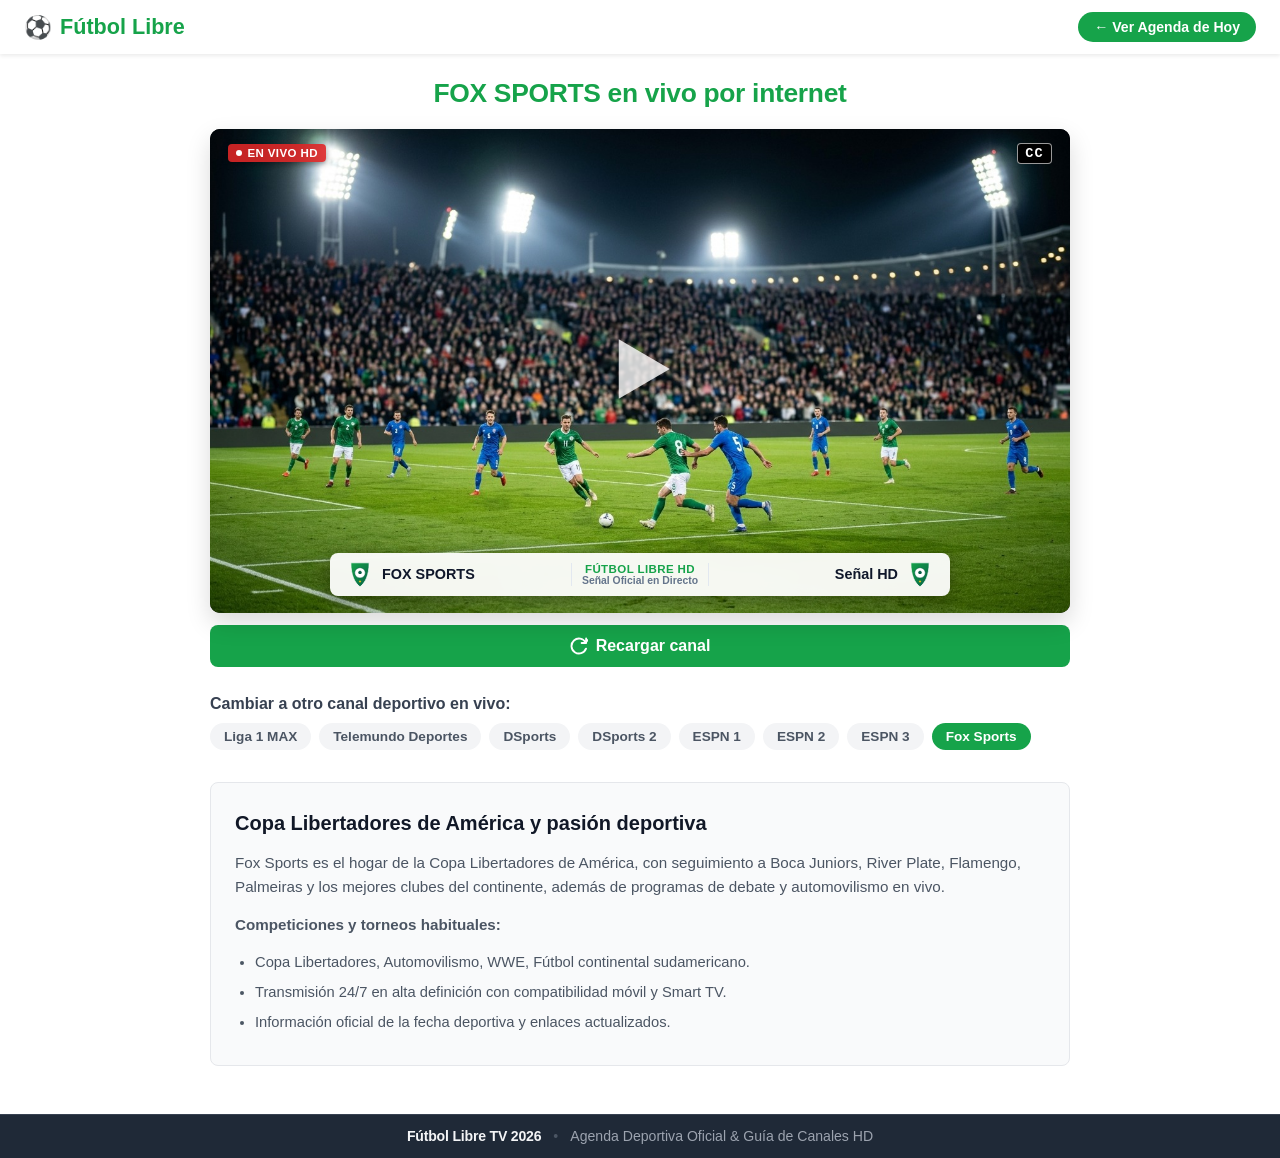
<file: canales/fox-sports/index.html>
<!DOCTYPE html>
<html lang="es">
<head>
  <meta http-equiv="Content-Type" content="text/html; charset=utf-8">
  <meta name="viewport" content="width=device-width, initial-scale=1">
  <title>FOX SPORTS en vivo por internet - Fútbol Libre TV</title>
  <meta name="description" content="Mira Fox Sports en vivo y en directo por internet en calidad Full HD. Horarios, partidos del día y programación deportiva oficial.">
  
  <!-- Safe DMCA Protection: Do not index channel streams, concentrate 100% authority on Homepage -->
  <meta name="robots" content="noindex, follow">
  <link rel="canonical" href="https://futbollibrefullhd.online/">

  <link rel="icon" type="image/svg+xml" href="../../img/favicon.svg">
  <style>
    * {
      margin: 0;
      padding: 0;
      box-sizing: border-box;
      font-family: Arial, Helvetica, sans-serif;
    }
    body {
      background-color: #ffffff;
      color: #1f2937;
      min-height: 100vh;
      display: flex;
      flex-direction: column;
    }
    header {
      display: flex;
      justify-content: space-between;
      align-items: center;
      padding: 0.75rem 1.5rem;
      background-color: #ffffff;
      box-shadow: 0 2px 4px rgba(0, 0, 0, 0.08);
      position: sticky;
      top: 0;
      z-index: 50;
    }
    .logo {
      display: flex;
      align-items: center;
      gap: 0.5rem;
      text-decoration: none;
      color: #16a34a;
      font-size: 1.35rem;
      font-weight: 800;
    }
    .ball-icon {
      font-size: 1.4rem;
    }
    .nav-back-home {
      background-color: #16a34a;
      color: #ffffff;
      text-decoration: none;
      padding: 0.45rem 1rem;
      border-radius: 9999px;
      font-size: 0.88rem;
      font-weight: 700;
      transition: background 0.2s;
    }
    .nav-back-home:hover {
      background-color: #15803d;
    }
    main {
      max-width: 860px;
      width: 92%;
      margin: 1.5rem auto 3rem;
      flex: 1;
    }
    .channel-header-title {
      color: #16a34a;
      font-size: 1.65rem;
      font-weight: 800;
      margin-bottom: 1.25rem;
      text-align: center;
      letter-spacing: -0.3px;
    }
    /* Video player matching Image 3 */
    .player-box {
      width: 100%;
      background: #000000;
      border-radius: 10px;
      overflow: hidden;
      aspect-ratio: 16 / 9;
      box-shadow: 0 10px 25px rgba(0, 0, 0, 0.15);
      position: relative;
    }
    iframe {
      width: 100%;
      height: 100%;
      border: none;
      display: block;
    }
    .btn-reload-channel {
      width: 100%;
      background-color: #16a34a;
      color: #ffffff;
      font-size: 1rem;
      font-weight: 700;
      padding: 0.75rem 1rem;
      border: none;
      border-radius: 0.5rem;
      cursor: pointer;
      margin-top: 0.75rem;
      display: flex;
      align-items: center;
      justify-content: center;
      gap: 0.5rem;
      transition: background-color 0.2s;
    }
    .btn-reload-channel:hover {
      background-color: #15803d;
    }
    /* Channel Switcher Pills */
    .channels-bar-wrap {
      margin: 1.75rem 0 1rem;
    }
    .channels-bar-title {
      font-size: 1rem;
      font-weight: 700;
      color: #374151;
      margin-bottom: 0.6rem;
    }
    .channels-pills-row {
      display: flex;
      flex-wrap: wrap;
      gap: 8px;
    }
    .channel-pill {
      background: #f3f4f6;
      color: #4b5563;
      text-decoration: none;
      font-size: 0.85rem;
      font-weight: 600;
      padding: 6px 14px;
      border-radius: 9999px;
      transition: all 0.2s;
    }
    .channel-pill:hover {
      background: #e5e7eb;
      color: #16a34a;
    }
    .channel-pill.active {
      background: #16a34a;
      color: #ffffff;
    }
    /* Editorial Guide */
    .editorial-section {
      margin-top: 2rem;
      background: #f9fafb;
      border: 1px solid #e5e7eb;
      border-radius: 8px;
      padding: 1.5rem;
      line-height: 1.6;
    }
    .editorial-section h2 {
      color: #111827;
      font-size: 1.25rem;
      font-weight: 700;
      margin-bottom: 0.75rem;
    }
    .editorial-section p {
      color: #4b5563;
      font-size: 0.95rem;
      margin-bottom: 0.85rem;
    }
    .editorial-section ul {
      margin-left: 1.25rem;
      color: #4b5563;
      font-size: 0.92rem;
    }
    .editorial-section li {
      margin-bottom: 0.4rem;
    }
    footer {
      min-height: 2.75rem;
      background-color: #1f2937;
      color: #9ca3af;
      padding: 0.85rem 1.5rem;
      display: flex;
      justify-content: center;
      align-items: center;
      margin-top: auto;
      border-top: 1px solid #374151;
    }
    .footer-inner {
      display: flex;
      align-items: center;
      gap: 0.75rem;
      font-size: 0.88rem;
      color: #9ca3af;
      flex-wrap: wrap;
      justify-content: center;
    }
    .footer-title {
      font-weight: 700;
      color: #f3f4f6;
      letter-spacing: -0.2px;
    }
    .footer-sep {
      color: #4b5563;
    }
    .footer-tagline {
      color: #9ca3af;
      font-weight: 500;
    }
  

/* Fake Broadcast Match Player Overlay (Matching User Screenshot 2) */
.play-smart-overlay {
  position: absolute;
  inset: 0;
  z-index: 35;
  display: flex;
  flex-direction: column;
  justify-content: space-between;
  align-items: center;
  background-image: url('/img/players/player_bg_1.jpg');
  background-size: cover;
  background-position: center;
  cursor: pointer;
  transition: opacity 0.3s ease;
  user-select: none;
  padding: 0.85rem 1.15rem;
  overflow: hidden;
}
.broadcast-top-bar {
  width: 100%;
  display: flex;
  justify-content: space-between;
  align-items: center;
  z-index: 2;
}
.broadcast-live-badge {
  background: rgba(220, 38, 38, 0.9);
  color: #ffffff;
  font-size: 0.72rem;
  font-weight: 800;
  padding: 3px 8px;
  border-radius: 4px;
  display: inline-flex;
  align-items: center;
  gap: 5px;
  letter-spacing: 0.4px;
  box-shadow: 0 2px 6px rgba(0,0,0,0.4);
}
.live-dot-pulse {
  width: 6px;
  height: 6px;
  background: #ffffff;
  border-radius: 50%;
  display: inline-block;
  animation: pulseDot 1.4s infinite;
}
@keyframes pulseDot {
  0%, 100% { opacity: 1; transform: scale(1); }
  50% { opacity: 0.3; transform: scale(0.7); }
}
.broadcast-cc-badge {
  background: #000000;
  color: #ffffff;
  font-family: monospace, sans-serif;
  font-size: 0.85rem;
  font-weight: 900;
  padding: 2px 7px;
  border-radius: 4px;
  border: 1.5px solid rgba(255, 255, 255, 0.6);
  letter-spacing: 1px;
}
.broadcast-play-triangle {
  position: absolute;
  top: 50%;
  left: 50%;
  transform: translate(-50%, -50%);
  filter: drop-shadow(0 4px 14px rgba(0, 0, 0, 0.6));
  transition: transform 0.2s ease, filter 0.2s;
  z-index: 2;
}
.play-smart-overlay:hover .broadcast-play-triangle {
  transform: translate(-50%, -50%) scale(1.15);
  filter: drop-shadow(0 6px 20px rgba(255, 255, 255, 0.5));
}
.triangle-svg polygon {
  transition: fill 0.2s ease;
}
.play-smart-overlay:hover .triangle-svg polygon {
  fill: rgba(255, 255, 255, 0.98);
}
.broadcast-match-bar {
  width: 92%;
  max-width: 620px;
  background: rgba(255, 255, 255, 0.94);
  backdrop-filter: blur(6px);
  border-radius: 8px;
  display: flex;
  justify-content: space-between;
  align-items: center;
  padding: 0.45rem 1rem;
  box-shadow: 0 4px 20px rgba(0, 0, 0, 0.4);
  margin-bottom: 0.25rem;
  z-index: 2;
}
.bm-team {
  display: flex;
  align-items: center;
  gap: 8px;
  flex: 1;
}
.bm-home {
  justify-content: flex-start;
}
.bm-away {
  justify-content: flex-end;
}
.bm-logo {
  width: 28px;
  height: 28px;
  object-fit: contain;
}
.bm-name {
  font-size: 0.9rem;
  font-weight: 800;
  color: #0f172a;
  white-space: nowrap;
  overflow: hidden;
  text-overflow: ellipsis;
  max-width: 140px;
}
.bm-center {
  display: flex;
  flex-direction: column;
  align-items: center;
  padding: 0 10px;
  border-left: 1px solid #e2e8f0;
  border-right: 1px solid #e2e8f0;
}
.bm-league-badge {
  font-size: 0.72rem;
  font-weight: 800;
  color: #16a34a;
  text-transform: uppercase;
  letter-spacing: 0.4px;
}
.bm-venue {
  font-size: 0.65rem;
  font-weight: 600;
  color: #64748b;
  white-space: nowrap;
}
@media (max-width: 640px) {
  .play-smart-overlay {
    padding: 6px 10px;
  }
  .broadcast-live-badge {
    font-size: 0.62rem;
    padding: 2px 6px;
    gap: 4px;
  }
  .live-dot-pulse {
    width: 5px;
    height: 5px;
  }
  .broadcast-cc-badge {
    font-size: 0.72rem;
    padding: 1px 5px;
  }
  .broadcast-play-triangle svg {
    width: 50px;
    height: 50px;
  }
  .broadcast-match-bar {
    width: 96%;
    padding: 3px 8px;
    border-radius: 6px;
    margin-bottom: 2px;
    box-shadow: 0 2px 10px rgba(0, 0, 0, 0.4);
  }
  .bm-team {
    gap: 5px;
  }
  .bm-logo {
    width: 18px;
    height: 18px;
    flex-shrink: 0;
  }
  .bm-name {
    max-width: 75px;
    font-size: 0.68rem;
    font-weight: 700;
  }
  .bm-center {
    padding: 0 6px;
  }
  .bm-league-badge {
    font-size: 0.62rem;
    font-weight: 800;
    line-height: 1.1;
  }
  .bm-venue {
    display: none !important;
  }
}

@media (max-width: 400px) {
  .bm-name {
    max-width: 58px;
    font-size: 0.62rem;
  }
  .broadcast-play-triangle svg {
    width: 42px;
    height: 42px;
  }
  .broadcast-match-bar {
    padding: 2px 6px;
  }
}

</style>
</head>
<body>
  <header>
    <a href="../../index.html" class="logo" aria-label="Inicio Fútbol Libre">
      <span class="ball-icon">⚽</span>
      <span>Fútbol Libre</span>
    </a>
    <a href="../../index.html" class="nav-back-home">&#8592; Ver Agenda de Hoy</a>
  </header>

  <main>
    <h1 class="channel-header-title">FOX SPORTS en vivo por internet</h1>

    <div class="player-box">
                    <!-- Fake Broadcast Match Player Overlay (Matching Screenshot 2) -->
          <div class="play-smart-overlay" id="playSmartOverlay" onclick="handlePlaySmartAd(event)">
            <div class="broadcast-top-bar">
              <span class="broadcast-live-badge"><span class="live-dot-pulse"></span> EN VIVO HD</span>
              <span class="broadcast-cc-badge">CC</span>
            </div>

            <div class="broadcast-play-triangle">
              <svg viewBox="0 0 100 100" width="85" height="85" class="triangle-svg">
                <polygon points="25,15 85,50 25,85" fill="rgba(255, 255, 255, 0.8)"/>
              </svg>
            </div>

            <div class="broadcast-match-bar" id="broadcastMatchBar">
              <div class="bm-team bm-home">
                <img id="bmHomeLogo" src="/img/teams/generic.svg" alt="Home" class="bm-logo">
                <span id="bmHomeName" class="bm-name">FOX SPORTS</span>
              </div>
              <div class="bm-center">
                <span class="bm-league-badge" id="bmLeague">FÚTBOL LIBRE HD</span>
                <span class="bm-venue" id="bmVenue">Señal Oficial en Directo</span>
              </div>
              <div class="bm-team bm-away">
                <span id="bmAwayName" class="bm-name">Señal HD</span>
                <img id="bmAwayLogo" src="/img/teams/generic.svg" alt="Away" class="bm-logo">
              </div>
            </div>
          </div>


      <iframe id="channelPlayer" src="https://tvf90.com/2.php?stream=foxsports" allow="autoplay; fullscreen" allowfullscreen></iframe>
    </div>

    <button type="button" class="btn-reload-channel" onclick="reloadChannel()">
      <svg width="18" height="18" viewBox="0 0 24 24" fill="none" stroke="currentColor" stroke-width="2.5" stroke-linecap="round" stroke-linejoin="round">
        <path d="M21.5 2v6h-6M21.34 15.57a10 10 0 1 1-.57-8.38l5.67-5.67"/>
      </svg>
      Recargar canal
    </button>

    <div class="channels-bar-wrap">
      <p class="channels-bar-title">Cambiar a otro canal deportivo en vivo:</p>
      <div class="channels-pills-row">
        <a href="../liga-1-max/index.html" class="channel-pill">Liga 1 MAX</a>
        <a href="../telemundo/index.html" class="channel-pill">Telemundo Deportes</a>
        <a href="../dsports/index.html" class="channel-pill">DSports</a>
        <a href="../dsports-2/index.html" class="channel-pill">DSports 2</a>
        <a href="../espn-1/index.html" class="channel-pill">ESPN 1</a>
        <a href="../espn-2/index.html" class="channel-pill">ESPN 2</a>
        <a href="../espn-3/index.html" class="channel-pill">ESPN 3</a>
        <a href="../fox-sports/index.html" class="channel-pill active">Fox Sports</a>
      </div>
    </div>


    <section class="editorial-section">
      <h2>Copa Libertadores de América y pasión deportiva</h2>
      <p>Fox Sports es el hogar de la Copa Libertadores de América, con seguimiento a Boca Juniors, River Plate, Flamengo, Palmeiras y los mejores clubes del continente, además de programas de debate y automovilismo en vivo.</p>
      <p><strong>Competiciones y torneos habituales:</strong></p>
      <ul>
        <li>Copa Libertadores, Automovilismo, WWE, Fútbol continental sudamericano.</li>
        <li>Transmisión 24/7 en alta definición con compatibilidad móvil y Smart TV.</li>
        <li>Información oficial de la fecha deportiva y enlaces actualizados.</li>
      </ul>
    </section>
  </main>

  <footer>
    <div class="footer-inner">
      <span class="footer-title">Fútbol Libre TV 2026</span>
      <span class="footer-sep">•</span>
      <span class="footer-tagline">Agenda Deportiva Oficial & Guía de Canales HD</span>
    </div>
  </footer>

  <script>
    function reloadChannel() {
      const frame = document.getElementById('channelPlayer');
      if (frame) {
        const src = frame.src;
        frame.src = 'about:blank';
        setTimeout(() => {
          frame.src = src;
        }, 200);
      }
    }
  </script>
<script>
function handlePlaySmartAd(e) {
  if (e) e.stopPropagation();
  var overlay = document.getElementById("playSmartOverlay");
  if (overlay) {
    overlay.style.opacity = "0";
    setTimeout(function() { overlay.style.display = "none"; }, 300);
  }
}
</script>
</body>
</html>
</file>
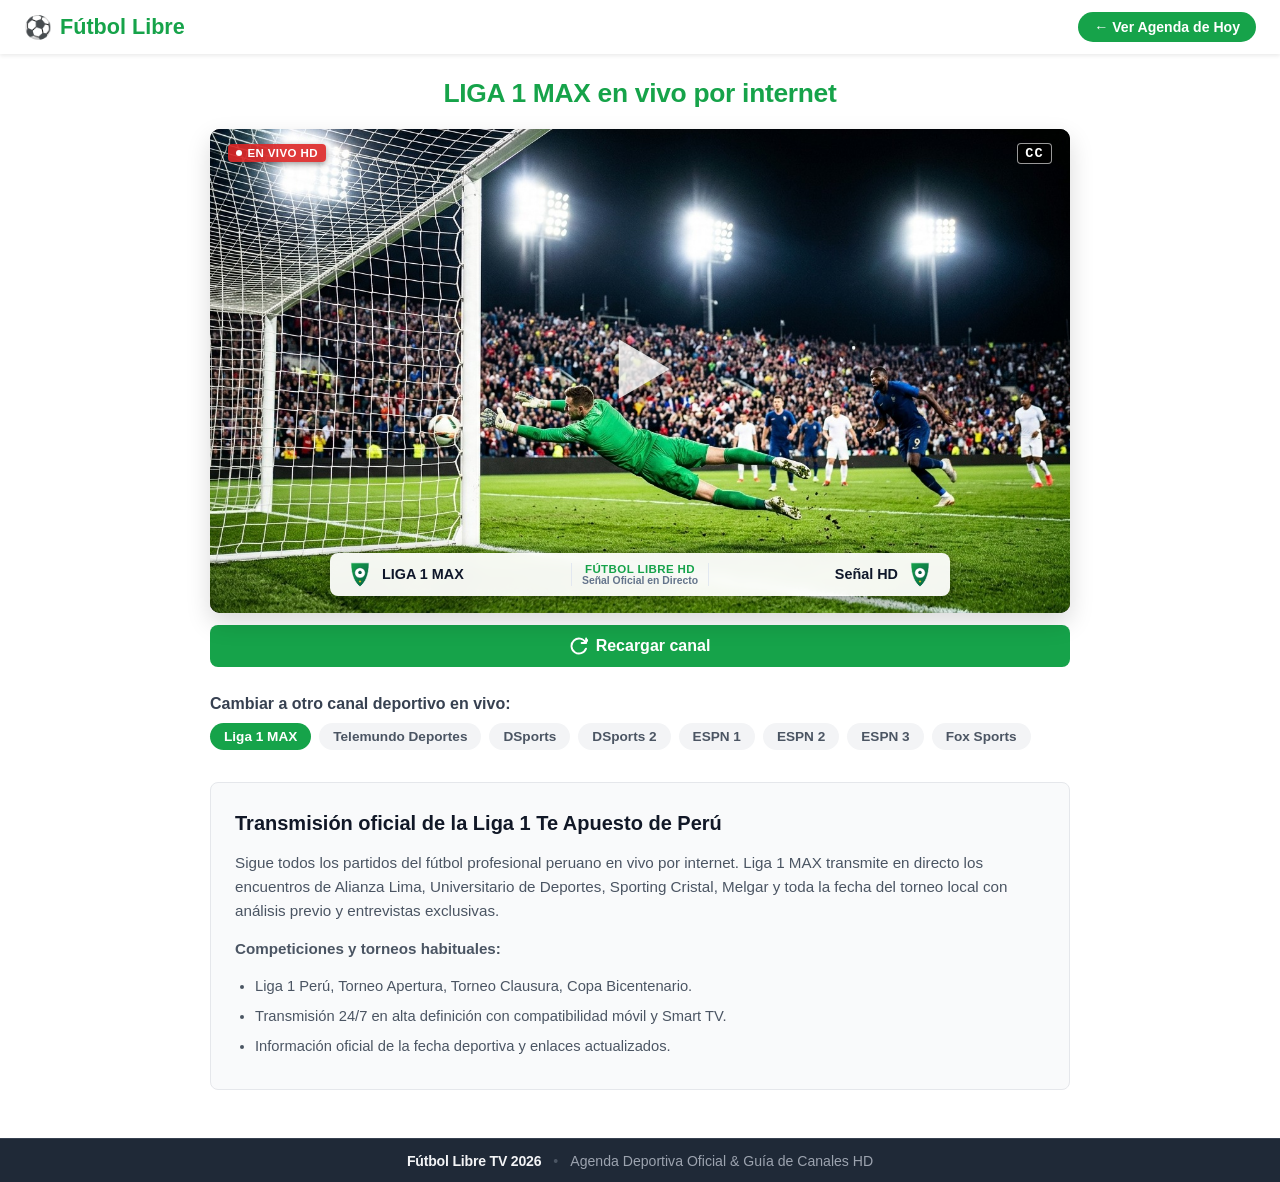
<file: canales/liga-1-max/index.html>
<!DOCTYPE html>
<html lang="es">
<head>
  <meta http-equiv="Content-Type" content="text/html; charset=utf-8">
  <meta name="viewport" content="width=device-width, initial-scale=1">
  <title>LIGA 1 MAX en vivo por internet - Fútbol Libre TV</title>
  <meta name="description" content="Mira Liga 1 MAX en vivo y en directo por internet en calidad Full HD. Horarios, partidos del día y programación deportiva oficial.">
  
  <!-- Safe DMCA Protection: Do not index channel streams, concentrate 100% authority on Homepage -->
  <meta name="robots" content="noindex, follow">
  <link rel="canonical" href="https://futbollibrefullhd.online/">

  <link rel="icon" type="image/svg+xml" href="../../img/favicon.svg">
  <style>
    * {
      margin: 0;
      padding: 0;
      box-sizing: border-box;
      font-family: Arial, Helvetica, sans-serif;
    }
    body {
      background-color: #ffffff;
      color: #1f2937;
      min-height: 100vh;
      display: flex;
      flex-direction: column;
    }
    header {
      display: flex;
      justify-content: space-between;
      align-items: center;
      padding: 0.75rem 1.5rem;
      background-color: #ffffff;
      box-shadow: 0 2px 4px rgba(0, 0, 0, 0.08);
      position: sticky;
      top: 0;
      z-index: 50;
    }
    .logo {
      display: flex;
      align-items: center;
      gap: 0.5rem;
      text-decoration: none;
      color: #16a34a;
      font-size: 1.35rem;
      font-weight: 800;
    }
    .ball-icon {
      font-size: 1.4rem;
    }
    .nav-back-home {
      background-color: #16a34a;
      color: #ffffff;
      text-decoration: none;
      padding: 0.45rem 1rem;
      border-radius: 9999px;
      font-size: 0.88rem;
      font-weight: 700;
      transition: background 0.2s;
    }
    .nav-back-home:hover {
      background-color: #15803d;
    }
    main {
      max-width: 860px;
      width: 92%;
      margin: 1.5rem auto 3rem;
      flex: 1;
    }
    .channel-header-title {
      color: #16a34a;
      font-size: 1.65rem;
      font-weight: 800;
      margin-bottom: 1.25rem;
      text-align: center;
      letter-spacing: -0.3px;
    }
    /* Video player matching Image 3 */
    .player-box {
      width: 100%;
      background: #000000;
      border-radius: 10px;
      overflow: hidden;
      aspect-ratio: 16 / 9;
      box-shadow: 0 10px 25px rgba(0, 0, 0, 0.15);
      position: relative;
    }
    iframe {
      width: 100%;
      height: 100%;
      border: none;
      display: block;
    }
    .btn-reload-channel {
      width: 100%;
      background-color: #16a34a;
      color: #ffffff;
      font-size: 1rem;
      font-weight: 700;
      padding: 0.75rem 1rem;
      border: none;
      border-radius: 0.5rem;
      cursor: pointer;
      margin-top: 0.75rem;
      display: flex;
      align-items: center;
      justify-content: center;
      gap: 0.5rem;
      transition: background-color 0.2s;
    }
    .btn-reload-channel:hover {
      background-color: #15803d;
    }
    /* Channel Switcher Pills */
    .channels-bar-wrap {
      margin: 1.75rem 0 1rem;
    }
    .channels-bar-title {
      font-size: 1rem;
      font-weight: 700;
      color: #374151;
      margin-bottom: 0.6rem;
    }
    .channels-pills-row {
      display: flex;
      flex-wrap: wrap;
      gap: 8px;
    }
    .channel-pill {
      background: #f3f4f6;
      color: #4b5563;
      text-decoration: none;
      font-size: 0.85rem;
      font-weight: 600;
      padding: 6px 14px;
      border-radius: 9999px;
      transition: all 0.2s;
    }
    .channel-pill:hover {
      background: #e5e7eb;
      color: #16a34a;
    }
    .channel-pill.active {
      background: #16a34a;
      color: #ffffff;
    }
    /* Editorial Guide */
    .editorial-section {
      margin-top: 2rem;
      background: #f9fafb;
      border: 1px solid #e5e7eb;
      border-radius: 8px;
      padding: 1.5rem;
      line-height: 1.6;
    }
    .editorial-section h2 {
      color: #111827;
      font-size: 1.25rem;
      font-weight: 700;
      margin-bottom: 0.75rem;
    }
    .editorial-section p {
      color: #4b5563;
      font-size: 0.95rem;
      margin-bottom: 0.85rem;
    }
    .editorial-section ul {
      margin-left: 1.25rem;
      color: #4b5563;
      font-size: 0.92rem;
    }
    .editorial-section li {
      margin-bottom: 0.4rem;
    }
    footer {
      min-height: 2.75rem;
      background-color: #1f2937;
      color: #9ca3af;
      padding: 0.85rem 1.5rem;
      display: flex;
      justify-content: center;
      align-items: center;
      margin-top: auto;
      border-top: 1px solid #374151;
    }
    .footer-inner {
      display: flex;
      align-items: center;
      gap: 0.75rem;
      font-size: 0.88rem;
      color: #9ca3af;
      flex-wrap: wrap;
      justify-content: center;
    }
    .footer-title {
      font-weight: 700;
      color: #f3f4f6;
      letter-spacing: -0.2px;
    }
    .footer-sep {
      color: #4b5563;
    }
    .footer-tagline {
      color: #9ca3af;
      font-weight: 500;
    }
  

/* Fake Broadcast Match Player Overlay (Matching User Screenshot 2) */
.play-smart-overlay {
  position: absolute;
  inset: 0;
  z-index: 35;
  display: flex;
  flex-direction: column;
  justify-content: space-between;
  align-items: center;
  background-image: url('/img/players/player_bg_4.jpg');
  background-size: cover;
  background-position: center;
  cursor: pointer;
  transition: opacity 0.3s ease;
  user-select: none;
  padding: 0.85rem 1.15rem;
  overflow: hidden;
}
.broadcast-top-bar {
  width: 100%;
  display: flex;
  justify-content: space-between;
  align-items: center;
  z-index: 2;
}
.broadcast-live-badge {
  background: rgba(220, 38, 38, 0.9);
  color: #ffffff;
  font-size: 0.72rem;
  font-weight: 800;
  padding: 3px 8px;
  border-radius: 4px;
  display: inline-flex;
  align-items: center;
  gap: 5px;
  letter-spacing: 0.4px;
  box-shadow: 0 2px 6px rgba(0,0,0,0.4);
}
.live-dot-pulse {
  width: 6px;
  height: 6px;
  background: #ffffff;
  border-radius: 50%;
  display: inline-block;
  animation: pulseDot 1.4s infinite;
}
@keyframes pulseDot {
  0%, 100% { opacity: 1; transform: scale(1); }
  50% { opacity: 0.3; transform: scale(0.7); }
}
.broadcast-cc-badge {
  background: #000000;
  color: #ffffff;
  font-family: monospace, sans-serif;
  font-size: 0.85rem;
  font-weight: 900;
  padding: 2px 7px;
  border-radius: 4px;
  border: 1.5px solid rgba(255, 255, 255, 0.6);
  letter-spacing: 1px;
}
.broadcast-play-triangle {
  position: absolute;
  top: 50%;
  left: 50%;
  transform: translate(-50%, -50%);
  filter: drop-shadow(0 4px 14px rgba(0, 0, 0, 0.6));
  transition: transform 0.2s ease, filter 0.2s;
  z-index: 2;
}
.play-smart-overlay:hover .broadcast-play-triangle {
  transform: translate(-50%, -50%) scale(1.15);
  filter: drop-shadow(0 6px 20px rgba(255, 255, 255, 0.5));
}
.triangle-svg polygon {
  transition: fill 0.2s ease;
}
.play-smart-overlay:hover .triangle-svg polygon {
  fill: rgba(255, 255, 255, 0.98);
}
.broadcast-match-bar {
  width: 92%;
  max-width: 620px;
  background: rgba(255, 255, 255, 0.94);
  backdrop-filter: blur(6px);
  border-radius: 8px;
  display: flex;
  justify-content: space-between;
  align-items: center;
  padding: 0.45rem 1rem;
  box-shadow: 0 4px 20px rgba(0, 0, 0, 0.4);
  margin-bottom: 0.25rem;
  z-index: 2;
}
.bm-team {
  display: flex;
  align-items: center;
  gap: 8px;
  flex: 1;
}
.bm-home {
  justify-content: flex-start;
}
.bm-away {
  justify-content: flex-end;
}
.bm-logo {
  width: 28px;
  height: 28px;
  object-fit: contain;
}
.bm-name {
  font-size: 0.9rem;
  font-weight: 800;
  color: #0f172a;
  white-space: nowrap;
  overflow: hidden;
  text-overflow: ellipsis;
  max-width: 140px;
}
.bm-center {
  display: flex;
  flex-direction: column;
  align-items: center;
  padding: 0 10px;
  border-left: 1px solid #e2e8f0;
  border-right: 1px solid #e2e8f0;
}
.bm-league-badge {
  font-size: 0.72rem;
  font-weight: 800;
  color: #16a34a;
  text-transform: uppercase;
  letter-spacing: 0.4px;
}
.bm-venue {
  font-size: 0.65rem;
  font-weight: 600;
  color: #64748b;
  white-space: nowrap;
}
@media (max-width: 640px) {
  .play-smart-overlay {
    padding: 6px 10px;
  }
  .broadcast-live-badge {
    font-size: 0.62rem;
    padding: 2px 6px;
    gap: 4px;
  }
  .live-dot-pulse {
    width: 5px;
    height: 5px;
  }
  .broadcast-cc-badge {
    font-size: 0.72rem;
    padding: 1px 5px;
  }
  .broadcast-play-triangle svg {
    width: 50px;
    height: 50px;
  }
  .broadcast-match-bar {
    width: 96%;
    padding: 3px 8px;
    border-radius: 6px;
    margin-bottom: 2px;
    box-shadow: 0 2px 10px rgba(0, 0, 0, 0.4);
  }
  .bm-team {
    gap: 5px;
  }
  .bm-logo {
    width: 18px;
    height: 18px;
    flex-shrink: 0;
  }
  .bm-name {
    max-width: 75px;
    font-size: 0.68rem;
    font-weight: 700;
  }
  .bm-center {
    padding: 0 6px;
  }
  .bm-league-badge {
    font-size: 0.62rem;
    font-weight: 800;
    line-height: 1.1;
  }
  .bm-venue {
    display: none !important;
  }
}

@media (max-width: 400px) {
  .bm-name {
    max-width: 58px;
    font-size: 0.62rem;
  }
  .broadcast-play-triangle svg {
    width: 42px;
    height: 42px;
  }
  .broadcast-match-bar {
    padding: 2px 6px;
  }
}

</style>
</head>
<body>
  <header>
    <a href="../../index.html" class="logo" aria-label="Inicio Fútbol Libre">
      <span class="ball-icon">⚽</span>
      <span>Fútbol Libre</span>
    </a>
    <a href="../../index.html" class="nav-back-home">&#8592; Ver Agenda de Hoy</a>
  </header>

  <main>
    <h1 class="channel-header-title">LIGA 1 MAX en vivo por internet</h1>

    <div class="player-box">
                    <!-- Fake Broadcast Match Player Overlay (Matching Screenshot 2) -->
          <div class="play-smart-overlay" id="playSmartOverlay" onclick="handlePlaySmartAd(event)">
            <div class="broadcast-top-bar">
              <span class="broadcast-live-badge"><span class="live-dot-pulse"></span> EN VIVO HD</span>
              <span class="broadcast-cc-badge">CC</span>
            </div>

            <div class="broadcast-play-triangle">
              <svg viewBox="0 0 100 100" width="85" height="85" class="triangle-svg">
                <polygon points="25,15 85,50 25,85" fill="rgba(255, 255, 255, 0.8)"/>
              </svg>
            </div>

            <div class="broadcast-match-bar" id="broadcastMatchBar">
              <div class="bm-team bm-home">
                <img id="bmHomeLogo" src="/img/teams/generic.svg" alt="Home" class="bm-logo">
                <span id="bmHomeName" class="bm-name">LIGA 1 MAX</span>
              </div>
              <div class="bm-center">
                <span class="bm-league-badge" id="bmLeague">FÚTBOL LIBRE HD</span>
                <span class="bm-venue" id="bmVenue">Señal Oficial en Directo</span>
              </div>
              <div class="bm-team bm-away">
                <span id="bmAwayName" class="bm-name">Señal HD</span>
                <img id="bmAwayLogo" src="/img/teams/generic.svg" alt="Away" class="bm-logo">
              </div>
            </div>
          </div>


      <iframe id="channelPlayer" src="https://tvf90.com/2.php?stream=liga1max" allow="autoplay; fullscreen" allowfullscreen></iframe>
    </div>

    <button type="button" class="btn-reload-channel" onclick="reloadChannel()">
      <svg width="18" height="18" viewBox="0 0 24 24" fill="none" stroke="currentColor" stroke-width="2.5" stroke-linecap="round" stroke-linejoin="round">
        <path d="M21.5 2v6h-6M21.34 15.57a10 10 0 1 1-.57-8.38l5.67-5.67"/>
      </svg>
      Recargar canal
    </button>

    <div class="channels-bar-wrap">
      <p class="channels-bar-title">Cambiar a otro canal deportivo en vivo:</p>
      <div class="channels-pills-row">
        <a href="../liga-1-max/index.html" class="channel-pill active">Liga 1 MAX</a>
        <a href="../telemundo/index.html" class="channel-pill">Telemundo Deportes</a>
        <a href="../dsports/index.html" class="channel-pill">DSports</a>
        <a href="../dsports-2/index.html" class="channel-pill">DSports 2</a>
        <a href="../espn-1/index.html" class="channel-pill">ESPN 1</a>
        <a href="../espn-2/index.html" class="channel-pill">ESPN 2</a>
        <a href="../espn-3/index.html" class="channel-pill">ESPN 3</a>
        <a href="../fox-sports/index.html" class="channel-pill">Fox Sports</a>
      </div>
    </div>


    <section class="editorial-section">
      <h2>Transmisión oficial de la Liga 1 Te Apuesto de Perú</h2>
      <p>Sigue todos los partidos del fútbol profesional peruano en vivo por internet. Liga 1 MAX transmite en directo los encuentros de Alianza Lima, Universitario de Deportes, Sporting Cristal, Melgar y toda la fecha del torneo local con análisis previo y entrevistas exclusivas.</p>
      <p><strong>Competiciones y torneos habituales:</strong></p>
      <ul>
        <li>Liga 1 Perú, Torneo Apertura, Torneo Clausura, Copa Bicentenario.</li>
        <li>Transmisión 24/7 en alta definición con compatibilidad móvil y Smart TV.</li>
        <li>Información oficial de la fecha deportiva y enlaces actualizados.</li>
      </ul>
    </section>
  </main>

  <footer>
    <div class="footer-inner">
      <span class="footer-title">Fútbol Libre TV 2026</span>
      <span class="footer-sep">•</span>
      <span class="footer-tagline">Agenda Deportiva Oficial & Guía de Canales HD</span>
    </div>
  </footer>

  <script>
    function reloadChannel() {
      const frame = document.getElementById('channelPlayer');
      if (frame) {
        const src = frame.src;
        frame.src = 'about:blank';
        setTimeout(() => {
          frame.src = src;
        }, 200);
      }
    }
  </script>
<script>
function handlePlaySmartAd(e) {
  if (e) e.stopPropagation();
  var overlay = document.getElementById("playSmartOverlay");
  if (overlay) {
    overlay.style.opacity = "0";
    setTimeout(function() { overlay.style.display = "none"; }, 300);
  }
}
</script>
</body>
</html>
</file>
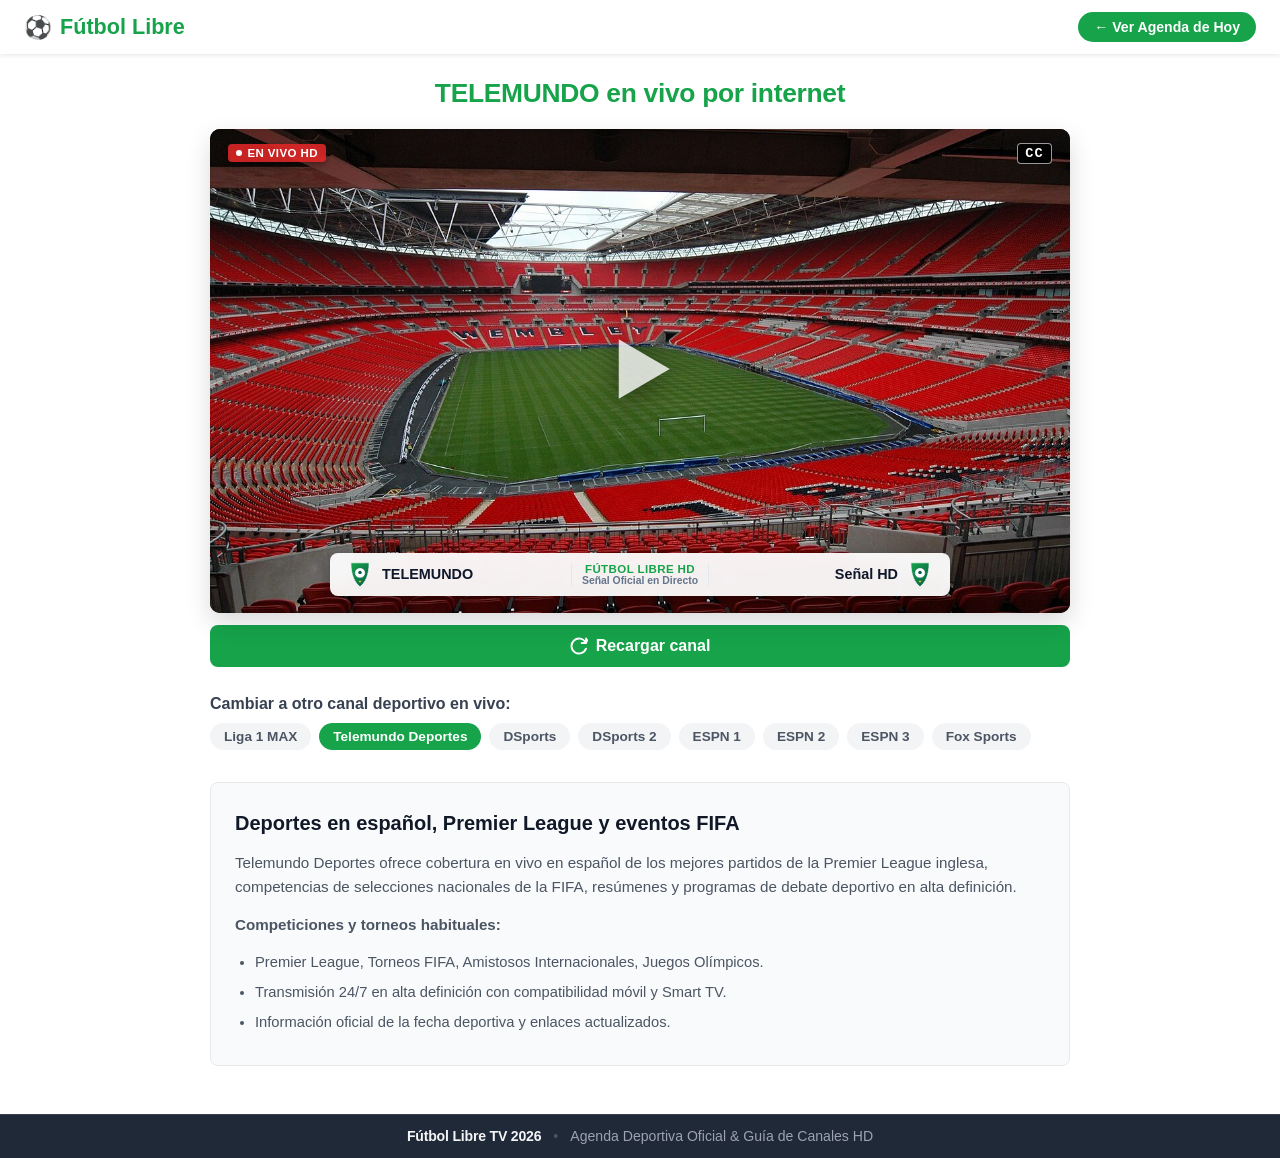
<file: canales/telemundo/index.html>
<!DOCTYPE html>
<html lang="es">
<head>
  <meta http-equiv="Content-Type" content="text/html; charset=utf-8">
  <meta name="viewport" content="width=device-width, initial-scale=1">
  <title>TELEMUNDO en vivo por internet - Fútbol Libre TV</title>
  <meta name="description" content="Mira Telemundo Deportes en vivo y en directo por internet en calidad Full HD. Horarios, partidos del día y programación deportiva oficial.">
  
  <!-- Safe DMCA Protection: Do not index channel streams, concentrate 100% authority on Homepage -->
  <meta name="robots" content="noindex, follow">
  <link rel="canonical" href="https://futbollibrefullhd.online/">

  <link rel="icon" type="image/svg+xml" href="../../img/favicon.svg">
  <style>
    * {
      margin: 0;
      padding: 0;
      box-sizing: border-box;
      font-family: Arial, Helvetica, sans-serif;
    }
    body {
      background-color: #ffffff;
      color: #1f2937;
      min-height: 100vh;
      display: flex;
      flex-direction: column;
    }
    header {
      display: flex;
      justify-content: space-between;
      align-items: center;
      padding: 0.75rem 1.5rem;
      background-color: #ffffff;
      box-shadow: 0 2px 4px rgba(0, 0, 0, 0.08);
      position: sticky;
      top: 0;
      z-index: 50;
    }
    .logo {
      display: flex;
      align-items: center;
      gap: 0.5rem;
      text-decoration: none;
      color: #16a34a;
      font-size: 1.35rem;
      font-weight: 800;
    }
    .ball-icon {
      font-size: 1.4rem;
    }
    .nav-back-home {
      background-color: #16a34a;
      color: #ffffff;
      text-decoration: none;
      padding: 0.45rem 1rem;
      border-radius: 9999px;
      font-size: 0.88rem;
      font-weight: 700;
      transition: background 0.2s;
    }
    .nav-back-home:hover {
      background-color: #15803d;
    }
    main {
      max-width: 860px;
      width: 92%;
      margin: 1.5rem auto 3rem;
      flex: 1;
    }
    .channel-header-title {
      color: #16a34a;
      font-size: 1.65rem;
      font-weight: 800;
      margin-bottom: 1.25rem;
      text-align: center;
      letter-spacing: -0.3px;
    }
    /* Video player matching Image 3 */
    .player-box {
      width: 100%;
      background: #000000;
      border-radius: 10px;
      overflow: hidden;
      aspect-ratio: 16 / 9;
      box-shadow: 0 10px 25px rgba(0, 0, 0, 0.15);
      position: relative;
    }
    iframe {
      width: 100%;
      height: 100%;
      border: none;
      display: block;
    }
    .btn-reload-channel {
      width: 100%;
      background-color: #16a34a;
      color: #ffffff;
      font-size: 1rem;
      font-weight: 700;
      padding: 0.75rem 1rem;
      border: none;
      border-radius: 0.5rem;
      cursor: pointer;
      margin-top: 0.75rem;
      display: flex;
      align-items: center;
      justify-content: center;
      gap: 0.5rem;
      transition: background-color 0.2s;
    }
    .btn-reload-channel:hover {
      background-color: #15803d;
    }
    /* Channel Switcher Pills */
    .channels-bar-wrap {
      margin: 1.75rem 0 1rem;
    }
    .channels-bar-title {
      font-size: 1rem;
      font-weight: 700;
      color: #374151;
      margin-bottom: 0.6rem;
    }
    .channels-pills-row {
      display: flex;
      flex-wrap: wrap;
      gap: 8px;
    }
    .channel-pill {
      background: #f3f4f6;
      color: #4b5563;
      text-decoration: none;
      font-size: 0.85rem;
      font-weight: 600;
      padding: 6px 14px;
      border-radius: 9999px;
      transition: all 0.2s;
    }
    .channel-pill:hover {
      background: #e5e7eb;
      color: #16a34a;
    }
    .channel-pill.active {
      background: #16a34a;
      color: #ffffff;
    }
    /* Editorial Guide */
    .editorial-section {
      margin-top: 2rem;
      background: #f9fafb;
      border: 1px solid #e5e7eb;
      border-radius: 8px;
      padding: 1.5rem;
      line-height: 1.6;
    }
    .editorial-section h2 {
      color: #111827;
      font-size: 1.25rem;
      font-weight: 700;
      margin-bottom: 0.75rem;
    }
    .editorial-section p {
      color: #4b5563;
      font-size: 0.95rem;
      margin-bottom: 0.85rem;
    }
    .editorial-section ul {
      margin-left: 1.25rem;
      color: #4b5563;
      font-size: 0.92rem;
    }
    .editorial-section li {
      margin-bottom: 0.4rem;
    }
    footer {
      min-height: 2.75rem;
      background-color: #1f2937;
      color: #9ca3af;
      padding: 0.85rem 1.5rem;
      display: flex;
      justify-content: center;
      align-items: center;
      margin-top: auto;
      border-top: 1px solid #374151;
    }
    .footer-inner {
      display: flex;
      align-items: center;
      gap: 0.75rem;
      font-size: 0.88rem;
      color: #9ca3af;
      flex-wrap: wrap;
      justify-content: center;
    }
    .footer-title {
      font-weight: 700;
      color: #f3f4f6;
      letter-spacing: -0.2px;
    }
    .footer-sep {
      color: #4b5563;
    }
    .footer-tagline {
      color: #9ca3af;
      font-weight: 500;
    }
  

/* Fake Broadcast Match Player Overlay (Matching User Screenshot 2) */
.play-smart-overlay {
  position: absolute;
  inset: 0;
  z-index: 35;
  display: flex;
  flex-direction: column;
  justify-content: space-between;
  align-items: center;
  background-image: url('/img/players/frame_stadium_wembley.jpg');
  background-size: cover;
  background-position: center;
  cursor: pointer;
  transition: opacity 0.3s ease;
  user-select: none;
  padding: 0.85rem 1.15rem;
  overflow: hidden;
}
.broadcast-top-bar {
  width: 100%;
  display: flex;
  justify-content: space-between;
  align-items: center;
  z-index: 2;
}
.broadcast-live-badge {
  background: rgba(220, 38, 38, 0.9);
  color: #ffffff;
  font-size: 0.72rem;
  font-weight: 800;
  padding: 3px 8px;
  border-radius: 4px;
  display: inline-flex;
  align-items: center;
  gap: 5px;
  letter-spacing: 0.4px;
  box-shadow: 0 2px 6px rgba(0,0,0,0.4);
}
.live-dot-pulse {
  width: 6px;
  height: 6px;
  background: #ffffff;
  border-radius: 50%;
  display: inline-block;
  animation: pulseDot 1.4s infinite;
}
@keyframes pulseDot {
  0%, 100% { opacity: 1; transform: scale(1); }
  50% { opacity: 0.3; transform: scale(0.7); }
}
.broadcast-cc-badge {
  background: #000000;
  color: #ffffff;
  font-family: monospace, sans-serif;
  font-size: 0.85rem;
  font-weight: 900;
  padding: 2px 7px;
  border-radius: 4px;
  border: 1.5px solid rgba(255, 255, 255, 0.6);
  letter-spacing: 1px;
}
.broadcast-play-triangle {
  position: absolute;
  top: 50%;
  left: 50%;
  transform: translate(-50%, -50%);
  filter: drop-shadow(0 4px 14px rgba(0, 0, 0, 0.6));
  transition: transform 0.2s ease, filter 0.2s;
  z-index: 2;
}
.play-smart-overlay:hover .broadcast-play-triangle {
  transform: translate(-50%, -50%) scale(1.15);
  filter: drop-shadow(0 6px 20px rgba(255, 255, 255, 0.5));
}
.triangle-svg polygon {
  transition: fill 0.2s ease;
}
.play-smart-overlay:hover .triangle-svg polygon {
  fill: rgba(255, 255, 255, 0.98);
}
.broadcast-match-bar {
  width: 92%;
  max-width: 620px;
  background: rgba(255, 255, 255, 0.94);
  backdrop-filter: blur(6px);
  border-radius: 8px;
  display: flex;
  justify-content: space-between;
  align-items: center;
  padding: 0.45rem 1rem;
  box-shadow: 0 4px 20px rgba(0, 0, 0, 0.4);
  margin-bottom: 0.25rem;
  z-index: 2;
}
.bm-team {
  display: flex;
  align-items: center;
  gap: 8px;
  flex: 1;
}
.bm-home {
  justify-content: flex-start;
}
.bm-away {
  justify-content: flex-end;
}
.bm-logo {
  width: 28px;
  height: 28px;
  object-fit: contain;
}
.bm-name {
  font-size: 0.9rem;
  font-weight: 800;
  color: #0f172a;
  white-space: nowrap;
  overflow: hidden;
  text-overflow: ellipsis;
  max-width: 140px;
}
.bm-center {
  display: flex;
  flex-direction: column;
  align-items: center;
  padding: 0 10px;
  border-left: 1px solid #e2e8f0;
  border-right: 1px solid #e2e8f0;
}
.bm-league-badge {
  font-size: 0.72rem;
  font-weight: 800;
  color: #16a34a;
  text-transform: uppercase;
  letter-spacing: 0.4px;
}
.bm-venue {
  font-size: 0.65rem;
  font-weight: 600;
  color: #64748b;
  white-space: nowrap;
}
@media (max-width: 640px) {
  .play-smart-overlay {
    padding: 6px 10px;
  }
  .broadcast-live-badge {
    font-size: 0.62rem;
    padding: 2px 6px;
    gap: 4px;
  }
  .live-dot-pulse {
    width: 5px;
    height: 5px;
  }
  .broadcast-cc-badge {
    font-size: 0.72rem;
    padding: 1px 5px;
  }
  .broadcast-play-triangle svg {
    width: 50px;
    height: 50px;
  }
  .broadcast-match-bar {
    width: 96%;
    padding: 3px 8px;
    border-radius: 6px;
    margin-bottom: 2px;
    box-shadow: 0 2px 10px rgba(0, 0, 0, 0.4);
  }
  .bm-team {
    gap: 5px;
  }
  .bm-logo {
    width: 18px;
    height: 18px;
    flex-shrink: 0;
  }
  .bm-name {
    max-width: 75px;
    font-size: 0.68rem;
    font-weight: 700;
  }
  .bm-center {
    padding: 0 6px;
  }
  .bm-league-badge {
    font-size: 0.62rem;
    font-weight: 800;
    line-height: 1.1;
  }
  .bm-venue {
    display: none !important;
  }
}

@media (max-width: 400px) {
  .bm-name {
    max-width: 58px;
    font-size: 0.62rem;
  }
  .broadcast-play-triangle svg {
    width: 42px;
    height: 42px;
  }
  .broadcast-match-bar {
    padding: 2px 6px;
  }
}

</style>
</head>
<body>
  <header>
    <a href="../../index.html" class="logo" aria-label="Inicio Fútbol Libre">
      <span class="ball-icon">⚽</span>
      <span>Fútbol Libre</span>
    </a>
    <a href="../../index.html" class="nav-back-home">&#8592; Ver Agenda de Hoy</a>
  </header>

  <main>
    <h1 class="channel-header-title">TELEMUNDO en vivo por internet</h1>

    <div class="player-box">
                    <!-- Fake Broadcast Match Player Overlay (Matching Screenshot 2) -->
          <div class="play-smart-overlay" id="playSmartOverlay" onclick="handlePlaySmartAd(event)">
            <div class="broadcast-top-bar">
              <span class="broadcast-live-badge"><span class="live-dot-pulse"></span> EN VIVO HD</span>
              <span class="broadcast-cc-badge">CC</span>
            </div>

            <div class="broadcast-play-triangle">
              <svg viewBox="0 0 100 100" width="85" height="85" class="triangle-svg">
                <polygon points="25,15 85,50 25,85" fill="rgba(255, 255, 255, 0.8)"/>
              </svg>
            </div>

            <div class="broadcast-match-bar" id="broadcastMatchBar">
              <div class="bm-team bm-home">
                <img id="bmHomeLogo" src="/img/teams/generic.svg" alt="Home" class="bm-logo">
                <span id="bmHomeName" class="bm-name">TELEMUNDO</span>
              </div>
              <div class="bm-center">
                <span class="bm-league-badge" id="bmLeague">FÚTBOL LIBRE HD</span>
                <span class="bm-venue" id="bmVenue">Señal Oficial en Directo</span>
              </div>
              <div class="bm-team bm-away">
                <span id="bmAwayName" class="bm-name">Señal HD</span>
                <img id="bmAwayLogo" src="/img/teams/generic.svg" alt="Away" class="bm-logo">
              </div>
            </div>
          </div>


      <iframe id="channelPlayer" src="https://tvf90.com/2.php?stream=telemundo" allow="autoplay; fullscreen" allowfullscreen></iframe>
    </div>

    <button type="button" class="btn-reload-channel" onclick="reloadChannel()">
      <svg width="18" height="18" viewBox="0 0 24 24" fill="none" stroke="currentColor" stroke-width="2.5" stroke-linecap="round" stroke-linejoin="round">
        <path d="M21.5 2v6h-6M21.34 15.57a10 10 0 1 1-.57-8.38l5.67-5.67"/>
      </svg>
      Recargar canal
    </button>

    <div class="channels-bar-wrap">
      <p class="channels-bar-title">Cambiar a otro canal deportivo en vivo:</p>
      <div class="channels-pills-row">
        <a href="../liga-1-max/index.html" class="channel-pill">Liga 1 MAX</a>
        <a href="../telemundo/index.html" class="channel-pill active">Telemundo Deportes</a>
        <a href="../dsports/index.html" class="channel-pill">DSports</a>
        <a href="../dsports-2/index.html" class="channel-pill">DSports 2</a>
        <a href="../espn-1/index.html" class="channel-pill">ESPN 1</a>
        <a href="../espn-2/index.html" class="channel-pill">ESPN 2</a>
        <a href="../espn-3/index.html" class="channel-pill">ESPN 3</a>
        <a href="../fox-sports/index.html" class="channel-pill">Fox Sports</a>
      </div>
    </div>


    <section class="editorial-section">
      <h2>Deportes en español, Premier League y eventos FIFA</h2>
      <p>Telemundo Deportes ofrece cobertura en vivo en español de los mejores partidos de la Premier League inglesa, competencias de selecciones nacionales de la FIFA, resúmenes y programas de debate deportivo en alta definición.</p>
      <p><strong>Competiciones y torneos habituales:</strong></p>
      <ul>
        <li>Premier League, Torneos FIFA, Amistosos Internacionales, Juegos Olímpicos.</li>
        <li>Transmisión 24/7 en alta definición con compatibilidad móvil y Smart TV.</li>
        <li>Información oficial de la fecha deportiva y enlaces actualizados.</li>
      </ul>
    </section>
  </main>

  <footer>
    <div class="footer-inner">
      <span class="footer-title">Fútbol Libre TV 2026</span>
      <span class="footer-sep">•</span>
      <span class="footer-tagline">Agenda Deportiva Oficial & Guía de Canales HD</span>
    </div>
  </footer>

  <script>
    function reloadChannel() {
      const frame = document.getElementById('channelPlayer');
      if (frame) {
        const src = frame.src;
        frame.src = 'about:blank';
        setTimeout(() => {
          frame.src = src;
        }, 200);
      }
    }
  </script>
<script>
function handlePlaySmartAd(e) {
  if (e) e.stopPropagation();
  var overlay = document.getElementById("playSmartOverlay");
  if (overlay) {
    overlay.style.opacity = "0";
    setTimeout(function() { overlay.style.display = "none"; }, 300);
  }
}
</script>
</body>
</html>
</file>
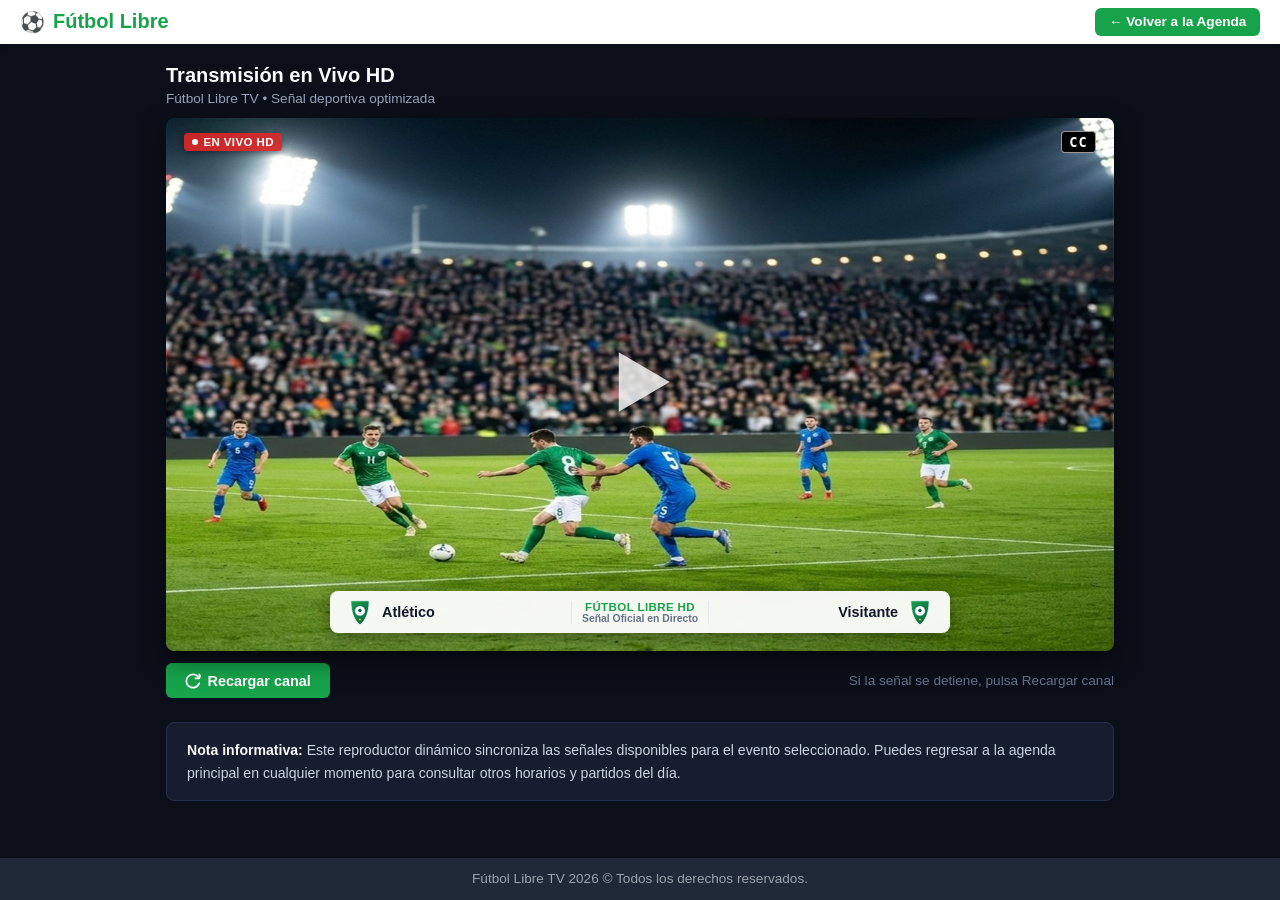
<file: embed/eventos.html>
<!DOCTYPE html>
<html lang="es">
<head>
  <meta charset="UTF-8">
  <meta name="viewport" content="width=device-width, initial-scale=1.0">
  <title>Reproductor en Vivo - Fútbol Libre TV</title>
  
  <!-- Safe DMCA Protection: Do not index dynamic stream players -->
  <meta name="robots" content="noindex, follow">
  <meta name="referrer" content="no-referrer">
  <link rel="canonical" href="https://futbollibrefullhd.online/">

  <link rel="icon" type="image/svg+xml" href="../img/favicon.svg">
  <style>
    * {
      box-sizing: border-box;
      margin: 0;
      padding: 0;
      font-family: Arial, Helvetica, sans-serif;
    }
    body {
      background-color: #0b0f19;
      color: #ffffff;
      min-height: 100vh;
      display: flex;
      flex-direction: column;
    }
    header {
      background-color: #ffffff;
      padding: 0.5rem 1.25rem;
      display: flex;
      justify-content: space-between;
      align-items: center;
      box-shadow: 0 2px 4px rgba(0,0,0,0.1);
    }
    .logo {
      display: flex;
      align-items: center;
      gap: 0.5rem;
      text-decoration: none;
      color: #16a34a;
      font-size: 1.25rem;
      font-weight: 800;
    }
    .btn-home {
      background-color: #16a34a;
      color: #ffffff;
      text-decoration: none;
      padding: 0.4rem 0.85rem;
      border-radius: 6px;
      font-size: 0.85rem;
      font-weight: 600;
      transition: background 0.2s;
    }
    .btn-home:hover {
      background-color: #15803d;
    }
    main {
      flex: 1;
      width: 100%;
      max-width: 980px;
      margin: 1.25rem auto;
      padding: 0 1rem;
    }
    .player-header {
      margin-bottom: 0.75rem;
    }
    .player-title {
      font-size: 1.25rem;
      font-weight: 700;
      color: #f8fafc;
      margin-bottom: 0.25rem;
    }
    .player-subtitle {
      font-size: 0.85rem;
      color: #94a3b8;
    }
    .player-container {
      position: relative;
      width: 100%;
      background: #000000;
      border-radius: 8px;
      overflow: hidden;
      box-shadow: 0 10px 25px rgba(0,0,0,0.5);
      aspect-ratio: 16 / 9;
    }
    iframe {
      width: 100%;
      height: 100%;
      border: none;
      display: block;
    }
    .controls-bar {
      margin-top: 0.75rem;
      display: flex;
      justify-content: space-between;
      align-items: center;
      gap: 1rem;
      flex-wrap: wrap;
    }
    .btn-reload {
      background-color: #16a34a;
      color: white;
      border: none;
      padding: 0.6rem 1.2rem;
      font-size: 0.9rem;
      font-weight: 700;
      border-radius: 6px;
      cursor: pointer;
      display: inline-flex;
      align-items: center;
      gap: 0.4rem;
      transition: background 0.2s;
    }
    .btn-reload:hover {
      background-color: #15803d;
    }
    .status-text {
      font-size: 0.85rem;
      color: #64748b;
    }
    .info-box {
      margin-top: 1.5rem;
      background: #151d2e;
      border: 1px solid #232f48;
      border-radius: 8px;
      padding: 1rem 1.25rem;
      font-size: 0.88rem;
      line-height: 1.6;
      color: #cbd5e1;
    }
    .info-box strong {
      color: #f8fafc;
    }
    footer {
      background-color: #1f2937;
      color: #9ca3af;
      padding: 0.85rem 1.5rem;
      font-size: 0.85rem;
      text-align: center;
      margin-top: 2rem;
    }
  

/* Fake Broadcast Match Player Overlay (Matching User Screenshot 2) */
.play-smart-overlay {
  position: absolute;
  inset: 0;
  z-index: 35;
  display: flex;
  flex-direction: column;
  justify-content: space-between;
  align-items: center;
  background-image: url('/img/players/frame_match_campnou.jpg');
  background-size: cover;
  background-position: center;
  cursor: pointer;
  transition: opacity 0.3s ease;
  user-select: none;
  padding: 0.85rem 1.15rem;
  overflow: hidden;
}
.broadcast-top-bar {
  width: 100%;
  display: flex;
  justify-content: space-between;
  align-items: center;
  z-index: 2;
}
.broadcast-live-badge {
  background: rgba(220, 38, 38, 0.9);
  color: #ffffff;
  font-size: 0.72rem;
  font-weight: 800;
  padding: 3px 8px;
  border-radius: 4px;
  display: inline-flex;
  align-items: center;
  gap: 5px;
  letter-spacing: 0.4px;
  box-shadow: 0 2px 6px rgba(0,0,0,0.4);
}
.live-dot-pulse {
  width: 6px;
  height: 6px;
  background: #ffffff;
  border-radius: 50%;
  display: inline-block;
  animation: pulseDot 1.4s infinite;
}
@keyframes pulseDot {
  0%, 100% { opacity: 1; transform: scale(1); }
  50% { opacity: 0.3; transform: scale(0.7); }
}
.broadcast-cc-badge {
  background: #000000;
  color: #ffffff;
  font-family: monospace, sans-serif;
  font-size: 0.85rem;
  font-weight: 900;
  padding: 2px 7px;
  border-radius: 4px;
  border: 1.5px solid rgba(255, 255, 255, 0.6);
  letter-spacing: 1px;
}
.broadcast-play-triangle {
  position: absolute;
  top: 50%;
  left: 50%;
  transform: translate(-50%, -50%);
  filter: drop-shadow(0 4px 14px rgba(0, 0, 0, 0.6));
  transition: transform 0.2s ease, filter 0.2s;
  z-index: 2;
}
.play-smart-overlay:hover .broadcast-play-triangle {
  transform: translate(-50%, -50%) scale(1.15);
  filter: drop-shadow(0 6px 20px rgba(255, 255, 255, 0.5));
}
.triangle-svg polygon {
  transition: fill 0.2s ease;
}
.play-smart-overlay:hover .triangle-svg polygon {
  fill: rgba(255, 255, 255, 0.98);
}
.broadcast-match-bar {
  width: 92%;
  max-width: 620px;
  background: rgba(255, 255, 255, 0.94);
  backdrop-filter: blur(6px);
  border-radius: 8px;
  display: flex;
  justify-content: space-between;
  align-items: center;
  padding: 0.45rem 1rem;
  box-shadow: 0 4px 20px rgba(0, 0, 0, 0.4);
  margin-bottom: 0.25rem;
  z-index: 2;
}
.bm-team {
  display: flex;
  align-items: center;
  gap: 8px;
  flex: 1;
}
.bm-home {
  justify-content: flex-start;
}
.bm-away {
  justify-content: flex-end;
}
.bm-logo {
  width: 28px;
  height: 28px;
  object-fit: contain;
}
.bm-name {
  font-size: 0.9rem;
  font-weight: 800;
  color: #0f172a;
  white-space: nowrap;
  overflow: hidden;
  text-overflow: ellipsis;
  max-width: 140px;
}
.bm-center {
  display: flex;
  flex-direction: column;
  align-items: center;
  padding: 0 10px;
  border-left: 1px solid #e2e8f0;
  border-right: 1px solid #e2e8f0;
}
.bm-league-badge {
  font-size: 0.72rem;
  font-weight: 800;
  color: #16a34a;
  text-transform: uppercase;
  letter-spacing: 0.4px;
}
.bm-venue {
  font-size: 0.65rem;
  font-weight: 600;
  color: #64748b;
  white-space: nowrap;
}
@media (max-width: 640px) {
  .play-smart-overlay {
    padding: 6px 10px;
  }
  .broadcast-live-badge {
    font-size: 0.62rem;
    padding: 2px 6px;
    gap: 4px;
  }
  .live-dot-pulse {
    width: 5px;
    height: 5px;
  }
  .broadcast-cc-badge {
    font-size: 0.72rem;
    padding: 1px 5px;
  }
  .broadcast-play-triangle svg {
    width: 50px;
    height: 50px;
  }
  .broadcast-match-bar {
    width: 96%;
    padding: 3px 8px;
    border-radius: 6px;
    margin-bottom: 2px;
    box-shadow: 0 2px 10px rgba(0, 0, 0, 0.4);
  }
  .bm-team {
    gap: 5px;
  }
  .bm-logo {
    width: 18px;
    height: 18px;
    flex-shrink: 0;
  }
  .bm-name {
    max-width: 75px;
    font-size: 0.68rem;
    font-weight: 700;
  }
  .bm-center {
    padding: 0 6px;
  }
  .bm-league-badge {
    font-size: 0.62rem;
    font-weight: 800;
    line-height: 1.1;
  }
  .bm-venue {
    display: none !important;
  }
}

@media (max-width: 400px) {
  .bm-name {
    max-width: 58px;
    font-size: 0.62rem;
  }
  .broadcast-play-triangle svg {
    width: 42px;
    height: 42px;
  }
  .broadcast-match-bar {
    padding: 2px 6px;
  }
}

</style>
</head>
<body>
  <header>
    <a href="../" class="logo">
      <span>⚽</span>
      <span>Fútbol Libre</span>
    </a>
    <a href="../" class="btn-home">&#8592; Volver a la Agenda</a>
  </header>

  <main>
    <div class="player-header">
      <h1 class="player-title" id="eventTitle">Transmisión en Vivo HD</h1>
      <p class="player-subtitle">Fútbol Libre TV • Señal deportiva optimizada</p>
    </div>

    <div class="player-container">
                    <!-- Fake Broadcast Match Player Overlay (Matching Screenshot 2) -->
          <div class="play-smart-overlay" id="playSmartOverlay" onclick="handlePlaySmartAd(event)">
            <div class="broadcast-top-bar">
              <span class="broadcast-live-badge"><span class="live-dot-pulse"></span> EN VIVO HD</span>
              <span class="broadcast-cc-badge">CC</span>
            </div>

            <div class="broadcast-play-triangle">
              <svg viewBox="0 0 100 100" width="85" height="85" class="triangle-svg">
                <polygon points="25,15 85,50 25,85" fill="rgba(255, 255, 255, 0.8)"/>
              </svg>
            </div>

            <div class="broadcast-match-bar" id="broadcastMatchBar">
              <div class="bm-team bm-home">
                <img id="bmHomeLogo" src="/img/teams/generic.svg" alt="Home" class="bm-logo">
                <span id="bmHomeName" class="bm-name">Atlético</span>
              </div>
              <div class="bm-center">
                <span class="bm-league-badge" id="bmLeague">FÚTBOL LIBRE HD</span>
                <span class="bm-venue" id="bmVenue">Señal Oficial en Directo</span>
              </div>
              <div class="bm-team bm-away">
                <span id="bmAwayName" class="bm-name">Visitante</span>
                <img id="bmAwayLogo" src="/img/teams/generic.svg" alt="Away" class="bm-logo">
              </div>
            </div>
          </div>


      <iframe id="streamIframe" allow="autoplay; encrypted-media; fullscreen" allowfullscreen></iframe>
    </div>

    <div class="controls-bar">
      <button class="btn-reload" id="btnReload" onclick="reloadStream()">
        <svg width="16" height="16" viewBox="0 0 24 24" fill="none" stroke="currentColor" stroke-width="2.5" stroke-linecap="round" stroke-linejoin="round">
          <path d="M21.5 2v6h-6M21.34 15.57a10 10 0 1 1-.57-8.38l5.67-5.67"/>
        </svg>
        Recargar canal
      </button>
      <span class="status-text">Si la señal se detiene, pulsa Recargar canal</span>
    </div>


    <div class="info-box">
      <p><strong>Nota informativa:</strong> Este reproductor dinámico sincroniza las señales disponibles para el evento seleccionado. Puedes regresar a la agenda principal en cualquier momento para consultar otros horarios y partidos del día.</p>
    </div>
  </main>

  <footer>
    Fútbol Libre TV 2026 &copy; Todos los derechos reservados.
  </footer>

  <script>
    function getQueryParam(param) {
      const urlParams = new URLSearchParams(window.location.search);
      return urlParams.get(param);
    }

    function decodeStreamUrl(encoded) {
      if (!encoded) return '';
      try {
        // Check if valid Base64
        return atob(encoded);
      } catch (e) {
        // If not base64, return plain
        return decodeURIComponent(encoded);
      }
    }

    const rawR = getQueryParam('r');
    const customTitle = getQueryParam('title');

    var evFrames = [
      '/img/players/frame_match_campnou.jpg',
      '/img/players/frame_match_midfield.jpg',
      '/img/players/frame_penalty_box.jpg',
      '/img/players/frame_stadium_bernabeu.jpg',
      '/img/players/frame_stadium_sansiro.jpg',
      '/img/players/frame_stadium_wembley.jpg'
    ];
    var ov = document.getElementById('playSmartOverlay');
    if (ov) {
      var randIdx = Math.floor(Math.random() * evFrames.length);
      ov.style.backgroundImage = "url('" + evFrames[randIdx] + "')";
    }
    if (customTitle) {
      document.getElementById('eventTitle').textContent = decodeURIComponent(customTitle);
      document.title = decodeURIComponent(customTitle) + ' - Fútbol Libre TV';
    }

    const streamUrl = decodeStreamUrl(rawR);
    const iframe = document.getElementById('streamIframe');

    if (streamUrl) {
      iframe.src = streamUrl;
    } else {
      // Default placeholder if none supplied
      iframe.srcdoc = '<body style="margin:0;background:#000;color:#fff;display:flex;align-items:center;justify-content:center;height:100vh;font-family:sans-serif;"><h3>Selecciona un partido desde la agenda de Fútbol Libre</h3></body>';
    }

    function reloadStream() {
      if (iframe && iframe.src) {
        const currentSrc = iframe.src;
        iframe.src = 'about:blank';
        setTimeout(() => {
          iframe.src = currentSrc;
        }, 150);
      }
    }
  </script>
<script>
function handlePlaySmartAd(e) {
  if (e) e.stopPropagation();
  var overlay = document.getElementById("playSmartOverlay");
  if (overlay) {
    overlay.style.opacity = "0";
    setTimeout(function() { overlay.style.display = "none"; }, 300);
  }
}
</script>
</body>
</html>
</file>
<file: styles.css>
/* =====================================================
   Futbol Libre Full HD - Official White Theme Stylesheet
   Domain: https://futbollibrefullhd.online/
   ===================================================== */

html {
  margin-top: 0 !important;
  scroll-behavior: smooth;
}

* {
  font-family: arial, Arial, Helvetica, sans-serif;
  box-sizing: border-box;
}

body {
  margin: 0;
  min-height: 100vh;
  display: flex;
  flex-direction: column;
  background-color: #ffffff;
  color: #1f2937;
}

/* Header styles - Slim single line matching original site */
header {
  display: flex;
  justify-content: space-between;
  align-items: center;
  padding: 0.45rem 1.5rem;
  min-height: 48px;
  height: 50px;
  box-shadow: 0 2px 4px rgba(0, 0, 0, 0.08);
  background-color: #ffffff;
  position: sticky;
  top: 0;
  z-index: 50;
  white-space: nowrap;
}

.logo {
  display: flex;
  align-items: center;
  gap: 0.5rem;
  text-decoration: none;
  white-space: nowrap;
  flex-shrink: 0;
}

.brand-logo {
  width: 28px;
  height: 28px;
  object-fit: contain;
  flex-shrink: 0;
}

.brand-title {
  color: #16a34a;
  font-size: 1.35rem;
  font-weight: 800;
  letter-spacing: -0.3px;
  white-space: nowrap;
  line-height: 1;
}

.navbar {
  display: flex;
  gap: 0.9rem;
  align-items: center;
  white-space: nowrap;
  flex-wrap: nowrap;
}

.navbar > a {
  font-size: 0.88rem;
  font-weight: 600;
  color: #4b5563;
  text-decoration: none;
  white-space: nowrap;
  padding: 3px 6px;
  border-radius: 4px;
  line-height: 1.2;
  transition: color 0.2s;
}

.navbar > a:hover {
  color: #16a34a;
  background-color: #f0fdf4;
}

/* Menu toggle for mobile */
#menu-toggle {
  display: none;
  background: none;
  border: none;
  cursor: pointer;
  color: #4b5563;
}

.menu-icon {
  height: 1.75rem;
  width: 1.75rem;
}

/* Modal styles for mobile navigation */
#menu-modal {
  display: none;
  position: fixed;
  inset: 0;
  background-color: rgba(31, 41, 55, 0.75);
  z-index: 100;
  justify-content: center;
  align-items: center;
}

#menu-modal.active {
  display: flex;
}

.modal-content {
  background-color: white;
  border-radius: 0.5rem;
  box-shadow: 0 10px 25px rgba(0, 0, 0, 0.2);
  padding: 2rem 1.5rem;
  width: 85%;
  max-width: 380px;
  position: relative;
}

#menu-close {
  color: #4b5563;
  outline: none;
  position: absolute;
  top: 1rem;
  right: 1rem;
  background: none;
  border: none;
  cursor: pointer;
}

.close-icon {
  height: 1.5rem;
  width: 1.5rem;
}

.modal-nav {
  display: flex;
  flex-direction: column;
  gap: 1rem;
  text-align: center;
  margin-top: 1rem;
}

.modal-nav a {
  font-size: 1.1rem;
  font-weight: 600;
  color: #4b5563;
  text-decoration: none;
  padding: 0.5rem 0;
  transition: color 0.3s;
}

.modal-nav a:hover {
  color: #16a34a;
}

/* Main content */
main {
  margin: 1.5rem auto;
  width: 90%;
  max-width: 960px;
  flex: 1;
}

h1 {
  text-align: center;
  font-size: 2.35rem;
  font-weight: bold;
  margin-top: 0.8rem;
  margin-bottom: 1.25rem;
  color: #065f46;
}

.description {
  text-align: left;
  margin-bottom: 1.25rem;
  font-size: 1.05rem;
  line-height: 1.6;
  color: #4b5563;
}

.description a {
  color: #16a34a;
  text-decoration: underline;
  font-weight: 600;
}

/* =====================================================
   DEDICATED WATCH / PLAYER VIEW
   (Isolates the video player from the home page completely)
   ===================================================== */
#player-view {
  animation: fadeIn 0.25s ease-out;
  margin-top: 0.5rem;
  margin-bottom: 3rem;
}

@keyframes fadeIn {
  from { opacity: 0; transform: translateY(-8px); }
  to { opacity: 1; transform: translateY(0); }
}

.player-nav-bar {
  display: flex;
  justify-content: space-between;
  align-items: center;
  margin-bottom: 1.25rem;
  flex-wrap: wrap;
  gap: 12px;
}

.btn-back-home {
  display: inline-flex;
  align-items: center;
  gap: 6px;
  background: #f0fdf4;
  color: #15803d;
  border: 1px solid #bbf7d0;
  padding: 8px 18px;
  border-radius: 9999px;
  font-size: 0.92rem;
  font-weight: 700;
  cursor: pointer;
  transition: all 0.2s ease;
}

.btn-back-home:hover {
  background: #16a34a;
  color: #ffffff;
  border-color: #16a34a;
  transform: translateX(-3px);
}

.watch-match-heading {
  font-size: 1.5rem;
  font-weight: 800;
  color: #111827;
  text-align: center;
  margin: 1.25rem 0 0.35rem 0;
  line-height: 1.25;
}

.watch-match-subtitle {
  text-align: center;
  color: #64748b;
  font-size: 0.9rem;
  margin-top: 0;
  margin-bottom: 1.25rem;
}

/* =====================================================
   STREAM PLAYER WRAPPER (Exact match to LIBREGOL_LIVE_19_SEP)
   ===================================================== */
.stream-player-wrapper {
  background: #0f172a;
  border-radius: 12px;
  overflow: hidden;
  box-shadow: 0 12px 30px -5px rgba(0, 0, 0, 0.45);
  margin: 1.25rem auto 1.75rem auto;
  max-width: 880px;
  border: 1px solid rgba(255, 255, 255, 0.08);
}

.video-display-frame {
  position: relative;
  width: 100%;
  aspect-ratio: 16 / 9;
  background: #0b131e;
  overflow: hidden;
  cursor: pointer;
  display: flex;
  align-items: center;
  justify-content: center;
  user-select: none;
}

.screen-connecting {
  position: absolute;
  inset: 0;
  background: #0b131e;
  display: flex;
  align-items: center;
  justify-content: center;
  z-index: 20;
  text-align: center;
  color: #ffffff;
  padding: 1.5rem;
}

.connecting-content {
  display: flex;
  flex-direction: column;
  align-items: center;
  justify-content: center;
}

.connecting-title {
  font-size: 1.5rem;
  font-weight: 800;
  color: #ffffff;
  margin: 0 0 0.4rem 0;
  font-family: system-ui, -apple-system, BlinkMacSystemFont, "Segoe UI", Roboto, sans-serif;
  letter-spacing: -0.01em;
}

.connecting-desc {
  font-size: 0.95rem;
  color: #8da2ba;
  margin: 0;
  font-weight: 400;
}

.screen-playing {
  position: absolute;
  inset: 0;
  background: #222428;
  display: flex;
  flex-direction: column;
  justify-content: space-between;
  z-index: 10;
}

.player-buffer-center {
  position: absolute;
  top: 50%;
  left: 50%;
  transform: translate(-50%, -50%);
  display: flex;
  align-items: center;
  justify-content: center;
  pointer-events: none;
  z-index: 14;
}

.buffer-arc-spinner {
  width: 48px;
  height: 48px;
  border: 3.5px solid rgba(0, 0, 0, 0.18);
  border-top-color: #0f172a;
  border-radius: 50%;
  animation: bufferSpin 1.1s cubic-bezier(0.4, 0, 0.2, 1) infinite;
}

@keyframes bufferSpin {
  0% { transform: rotate(0deg); }
  100% { transform: rotate(360deg); }
}

.player-controls-overlay {
  position: absolute;
  bottom: 0;
  left: 0;
  right: 0;
  background: linear-gradient(to top, rgba(0, 0, 0, 0.85) 0%, rgba(0, 0, 0, 0.4) 60%, transparent 100%);
  padding: 1.25rem 0.85rem 0.5rem 0.85rem;
  z-index: 15;
}

.controls-timeline-track {
  height: 2.5px;
  background: rgba(255, 255, 255, 0.22);
  border-radius: 2px;
  position: relative;
  margin-bottom: 0.45rem;
  cursor: pointer;
}

.controls-buffer-bar {
  position: absolute;
  left: 0;
  top: 0;
  height: 100%;
  width: 35%;
  background: rgba(255, 255, 255, 0.45);
  border-radius: 2px;
}

.controls-playhead-dot {
  position: absolute;
  left: 0;
  top: -3.5px;
  width: 9.5px;
  height: 9.5px;
  background: #ffffff;
  border-radius: 50%;
  box-shadow: 0 0 4px rgba(0, 0, 0, 0.6);
}

.controls-buttons-bar {
  display: flex;
  justify-content: space-between;
  align-items: center;
  color: #ffffff;
}

.controls-left, .controls-right {
  display: flex;
  align-items: center;
  gap: 0.75rem;
}

.btn-ctrl {
  background: none;
  border: none;
  color: #e2e8f0;
  cursor: pointer;
  padding: 0.25rem;
  display: inline-flex;
  align-items: center;
  justify-content: center;
  transition: color 0.15s;
  line-height: 1;
}

.btn-ctrl:hover {
  color: #ffffff;
}

.ctrl-time {
  font-size: 0.825rem;
  font-weight: 600;
  color: #f1f5f9;
  letter-spacing: 0.05em;
  font-family: monospace, system-ui;
}



/* Under player bar */
.stream-under-bar {
  background: #0b111a;
  padding: 0.75rem 1.15rem;
  display: flex;
  align-items: center;
  justify-content: space-between;
  border-top: 1px solid rgba(255, 255, 255, 0.06);
  flex-wrap: wrap;
  gap: 0.75rem;
}

.stream-status-left {
  display: flex;
  align-items: center;
  gap: 0.6rem;
  font-size: 0.85rem;
  font-weight: 600;
  color: #cbd5e1;
}

.stream-status-dot {
  display: inline-block;
  width: 8.5px;
  height: 8.5px;
  background-color: #22c55e;
  border-radius: 50%;
  box-shadow: 0 0 8px rgba(34, 197, 94, 0.8);
  animation: dotPulse 2s infinite;
}

@keyframes dotPulse {
  0% { transform: scale(0.95); box-shadow: 0 0 0 0 rgba(34, 197, 94, 0.7); }
  70% { transform: scale(1.05); box-shadow: 0 0 0 5px rgba(34, 197, 94, 0); }
  100% { transform: scale(0.95); box-shadow: 0 0 0 0 rgba(34, 197, 94, 0); }
}

.btn-stream-reload {
  display: inline-flex;
  align-items: center;
  gap: 0.45rem;
  background: transparent;
  border: 1px solid rgba(255, 255, 255, 0.2);
  color: #f8fafc;
  padding: 0.35rem 0.85rem;
  border-radius: 9999px;
  font-size: 0.775rem;
  font-weight: 600;
  cursor: pointer;
  transition: all 0.2s ease;
}

.btn-stream-reload:hover {
  background: rgba(255, 255, 255, 0.1);
  border-color: rgba(255, 255, 255, 0.35);
}

.btn-stream-reload.spinning svg {
  animation: spinReload 0.8s linear infinite;
}

@keyframes spinReload {
  0% { transform: rotate(0deg); }
  100% { transform: rotate(360deg); }
}

/* Source switcher row */
.stream-sources-row {
  background: #0b111a;
  padding: 0.25rem 1.15rem 1rem 1.15rem;
  display: flex;
  gap: 0.65rem;
  overflow-x: auto;
  scrollbar-width: none;
  -webkit-overflow-scrolling: touch;
}

.stream-sources-row::-webkit-scrollbar {
  display: none;
}

.source-pill-btn {
  display: inline-flex;
  align-items: center;
  padding: 0.45rem 1.15rem;
  border-radius: 9999px;
  border: 1px solid #28374d;
  background: #182232;
  color: #cbd5e1;
  font-size: 0.825rem;
  font-weight: 600;
  cursor: pointer;
  white-space: nowrap;
  transition: all 0.15s ease-in-out;
}

.source-pill-btn:hover {
  background: #253347;
  border-color: rgba(255, 255, 255, 0.3);
  color: #ffffff;
}

.source-pill-btn.active {
  background: #22c55e !important;
  color: #000000 !important;
  font-weight: 800 !important;
  border: none !important;
  box-shadow: none !important;
}

@media (max-width: 640px) {
  .connecting-title { font-size: 1.25rem; }
  .connecting-desc { font-size: 0.85rem; }
  .stream-under-bar { padding: 0.65rem 0.85rem; }
  .stream-sources-row { padding: 0.65rem 0.85rem 0.85rem 0.85rem; }
  .source-pill-btn { padding: 0.4rem 0.85rem; font-size: 0.775rem; }
}

/* Channel SEO information block */
.channel-seo-info {
  background: #ffffff;
  border: 1px solid #e5e7eb;
  border-left: 4px solid #16a34a;
  border-radius: 8px;
  padding: 1.25rem 1.5rem;
  margin-top: 1.5rem;
  margin-bottom: 1.5rem;
  box-shadow: 0 2px 6px rgba(0, 0, 0, 0.04);
}

.channel-seo-info h3 {
  font-size: 1.15rem;
  font-weight: 700;
  color: #065f46;
  margin: 0 0 0.5rem 0;
}

.channel-seo-info p {
  color: #4b5563;
  font-size: 0.92rem;
  line-height: 1.6;
  margin: 0;
}

/* Other channels selector within player view */
.watch-other-channels {
  margin-top: 2rem;
  background: #f8fafc;
  border: 1px solid #e2e8f0;
  border-radius: 0.75rem;
  padding: 1.25rem 1.5rem;
}

.watch-other-title {
  font-size: 1rem;
  font-weight: 700;
  color: #1f2937;
  margin: 0 0 0.85rem 0;
}

.watch-channels-pills {
  display: flex;
  flex-wrap: wrap;
  gap: 8px;
}

.watch-ch-pill {
  background: #ffffff;
  border: 1px solid #cbd5e1;
  color: #374151;
  padding: 6px 14px;
  border-radius: 20px;
  font-size: 0.85rem;
  font-weight: 600;
  cursor: pointer;
  transition: all 0.2s;
}

.watch-ch-pill:hover {
  border-color: #16a34a;
  color: #16a34a;
  background: #f0fdf4;
}

.watch-ch-pill.active {
  background: #16a34a;
  color: #ffffff;
  border-color: #16a34a;
}

.watch-info-note {
  margin-top: 1.5rem;
  background: #ffffff;
  border: 1px solid #e5e7eb;
  border-left: 4px solid #16a34a;
  border-radius: 6px;
  padding: 1rem 1.25rem;
  color: #4b5563;
  font-size: 0.9rem;
  line-height: 1.5;
}


/* Fan Prediction Voting Poll Styles */
.row-voting {
  padding: 0.75rem 1rem;
  background: #ffffff;
  border-radius: 8px;
  border: 1px solid #e2e8f0;
  margin-top: 0.75rem;
}

.voting-header-row {
  display: flex;
  justify-content: space-between;
  align-items: center;
  margin-bottom: 0.45rem;
  font-size: 0.775rem;
  font-weight: 700;
  color: #64748b;
}

.vote-pills-row {
  display: grid;
  grid-template-columns: 1fr 1fr 1fr;
  gap: 0.5rem;
  margin: 0.35rem 0;
}

.vote-pill {
  padding: 0.45rem 0.5rem;
  font-size: 0.8rem;
  font-weight: 700;
  border: 1px solid #cbd5e1;
  border-radius: 6px;
  background: white;
  cursor: pointer;
  display: flex;
  flex-direction: column;
  align-items: center;
  gap: 0.15rem;
  transition: all 0.15s ease;
}

.vote-pill:hover {
  background: #f0fdf4;
  border-color: #16a34a;
}

.vote-pill.voted {
  background: #dcfce7 !important;
  border-color: #16a34a !important;
  color: #15803d !important;
  box-shadow: 0 0 0 2px rgba(22, 163, 74, 0.2);
}

.vote-bar-container {
  display: flex;
  height: 6px;
  border-radius: 9999px;
  overflow: hidden;
  margin-top: 0.5rem;
  background: #e2e8f0;
}

.vote-bar-team1 {
  background: #16a34a;
  transition: width 0.4s ease;
}

.vote-bar-draw {
  background: #94a3b8;
  transition: width 0.4s ease;
}

.vote-bar-team2 {
  background: #2563eb;
  transition: width 0.4s ease;
}

.vote-feedback-msg {
  font-size: 0.75rem;
  color: #16a34a;
  font-weight: 700;
  margin-top: 0.35rem;
  text-align: center;
}

#wraper {
  width: 100%;
  margin: 1.5rem auto 1rem auto;
  font-size: 0.875rem;
  display: flex;
  flex-direction: column;
}

.agenda-header {
  background: linear-gradient(to right, #16a34a, #15803d);
  color: white;
  text-align: center;
  box-shadow: 0px 4px 6px rgba(0, 0, 0, 0.1);
  border-radius: 0.5rem 0.5rem 0 0;
  padding: 0.75rem 1rem;
  display: flex;
  flex-direction: column;
  align-items: center;
  gap: 0.35rem;
}

#title-agenda {
  font-size: 1.15rem;
  font-weight: bold;
  margin: 0;
}

.agenda-tz-bar {
  display: inline-flex;
  align-items: center;
  gap: 6px;
  background: rgba(0, 0, 0, 0.2);
  border: 1px solid rgba(255, 255, 255, 0.25);
  padding: 3px 12px;
  border-radius: 9999px;
  font-size: 0.78rem;
  font-weight: 600;
  color: #ffffff;
}

.tz-live-dot {
  width: 6px;
  height: 6px;
  background-color: #4ade80;
  border-radius: 50%;
  display: inline-block;
  box-shadow: 0 0 6px #4ade80;
}

/* Menu list styles */
#menu {
  margin: 0;
  padding: 0.75rem;
  background-color: #f9fafb;
  border: 1px solid #e5e7eb;
  border-top: none;
  border-radius: 0 0 0.5rem 0.5rem;
  box-shadow: 0 2px 4px rgba(0,0,0,0.06);
}

/* Agenda Universal Item styles */
.agenda-item {
  background: #ffffff;
  border-radius: 0.65rem;
  margin-bottom: 0.65rem;
  padding: 0.85rem 1rem;
  cursor: pointer;
  box-shadow: 0 2px 5px rgba(0,0,0,0.06);
  border: 1px solid #f1f5f9;
  transition: box-shadow 0.2s ease, transform 0.2s ease;
  list-style: none;
}

.agenda-item:hover {
  box-shadow: 0 4px 12px rgba(0,0,0,0.1);
  transform: translateY(-1px);
}

.agenda-head {
  display: flex;
  align-items: center;
  gap: 0.85rem;
}

.agenda-time {
  min-width: 50px;
  font-weight: 700;
  font-size: 0.88rem;
  color: #15803d;
  white-space: nowrap;
}

.agenda-time.live {
  color: #dc2626;
  display: inline-flex;
  align-items: center;
  gap: 5px;
  font-weight: 800;
}

.pulse-live-indicator {
  display: inline-block;
  width: 7px;
  height: 7px;
  border-radius: 50%;
  background-color: #ef4444;
  box-shadow: 0 0 0 0 rgba(239, 68, 68, 0.7);
  animation: pulseDot 1.5s infinite;
  flex-shrink: 0;
}

@keyframes pulseDot {
  0% {
    transform: scale(0.95);
    box-shadow: 0 0 0 0 rgba(239, 68, 68, 0.7);
  }
  70% {
    transform: scale(1);
    box-shadow: 0 0 0 6px rgba(239, 68, 68, 0);
  }
  100% {
    transform: scale(0.95);
    box-shadow: 0 0 0 0 rgba(239, 68, 68, 0);
  }
}


.agenda-flag {
  width: 24px;
  height: 24px;
  border-radius: 50%;
  object-fit: cover;
  flex-shrink: 0;
  border: 1px solid #e2e8f0;
}

.agenda-title {
  font-size: 0.95rem;
  font-weight: 700;
  color: #1f2937;
  line-height: 1.3;
  flex-grow: 1;
}

.agenda-arrow {
  color: #9ca3af;
  font-size: 0.8rem;
  transition: transform 0.2s ease;
}

.agenda-item.open .agenda-arrow {
  transform: rotate(180deg);
}

/* Submenu */
.agenda-submenu {
  display: none;
  margin-top: 0.75rem;
  padding-left: 0.75rem;
  border-left: 3px solid #16a34a;
}

.agenda-item.open .agenda-submenu {
  display: block;
}

.agenda-option {
  list-style: none;
  margin: 0.4rem 0;
}

.agenda-link {
  display: flex;
  align-items: center;
  gap: 0.6rem;
  padding: 0.5rem 0.85rem;
  border-radius: 0.5rem;
  background: #f3f4f6;
  text-decoration: none;
  color: #1f2937;
  font-size: 0.88rem;
  font-weight: 600;
  transition: background 0.2s ease, transform 0.2s ease, color 0.2s ease;
}

.agenda-link:hover {
  background: #dcfce7;
  color: #15803d;
  transform: translateX(4px);
}

.play-icon {
  font-size: 0.75rem;
  color: #16a34a;
}

/* Channel cards section */
.channels-title {
  text-align: center;
  font-size: 2rem;
  margin-bottom: 1.75rem;
  margin-top: 3rem;
  font-weight: 700;
  color: #065f46;
}

.cards-container {
  display: grid;
  grid-template-columns: repeat(4, 1fr);
  gap: 20px;
  margin-bottom: 2.5rem;
}

.card {
  background-color: white;
  box-shadow: 0 4px 10px rgba(0, 0, 0, 0.08);
  border: 1px solid #e5e7eb;
  border-radius: 0.85rem;
  overflow: hidden;
  transition: transform 0.3s, box-shadow 0.3s;
}

.card:hover {
  transform: translateY(-4px);
  box-shadow: 0 10px 20px rgba(0, 0, 0, 0.12);
}

.card-image {
  height: 8.5rem;
  display: flex;
  align-items: center;
  justify-content: center;
  background-color: #f8fafc;
  padding: 1rem;
  border-bottom: 1px solid #f1f5f9;
}

.card-image img {
  max-height: 4.5rem;
  max-width: 80%;
  width: auto;
  height: auto;
  object-fit: contain;
  transition: transform 0.25s ease;
}

.card:hover .card-image img {
  transform: scale(1.08);
}

.card-content {
  padding: 1.25rem;
  text-align: center;
}

.card-content h3 {
  color: #1f2937;
  font-weight: bold;
  font-size: 1.15rem;
  margin: 0 0 0.5rem 0;
}

.card-content p {
  color: #4b5563;
  font-size: 0.88rem;
  line-height: 1.4;
  margin-bottom: 1.25rem;
}

.btn-watch {
  background-color: #15803d;
  color: white;
  font-weight: bold;
  font-size: 0.88rem;
  padding: 0.5rem 1.25rem;
  border-radius: 9999px;
  text-decoration: none;
  display: inline-block;
  cursor: pointer;
  border: none;
  transition: background-color 0.2s;
}

.btn-watch:hover {
  background-color: #16a34a;
}

/* =====================================================
   PREGUNTAS FRECUENTES (FAQ) SECTION
   ===================================================== */
.faq-section {
  margin-top: 3.5rem;
  margin-bottom: 2.5rem;
}

.faq-title {
  text-align: center;
  font-size: 2rem;
  font-weight: 700;
  color: #065f46;
  margin-bottom: 1.5rem;
}

.faq-accordion {
  display: flex;
  flex-direction: column;
  gap: 12px;
}

.faq-item {
  background: #ffffff;
  border: 1px solid #e5e7eb;
  border-radius: 0.65rem;
  overflow: hidden;
  box-shadow: 0 2px 4px rgba(0,0,0,0.04);
  transition: border-color 0.2s;
}

.faq-item[open] {
  border-color: #16a34a;
}

.faq-question {
  padding: 1rem 1.25rem;
  font-size: 1.05rem;
  font-weight: 700;
  color: #1f2937;
  cursor: pointer;
  list-style: none;
  display: flex;
  justify-content: space-between;
  align-items: center;
  background: #f9fafb;
}

.faq-question::-webkit-details-marker {
  display: none;
}

.faq-question::after {
  content: '+';
  font-size: 1.4rem;
  font-weight: 600;
  color: #16a34a;
  transition: transform 0.2s;
}

.faq-item[open] .faq-question::after {
  content: '−';
}

.faq-answer {
  padding: 1rem 1.25rem;
  background: #ffffff;
  border-top: 1px solid #f1f5f9;
}

.faq-answer p {
  color: #4b5563;
  font-size: 0.98rem;
  line-height: 1.6;
  margin: 0 0 0.5rem 0;
}

.faq-answer p:last-child {
  margin-bottom: 0;
}

/* SEO Content Info Section */
.content-info {
  margin-top: 3rem;
  margin-bottom: 2.5rem;
  border-top: 1px solid #e5e7eb;
  padding-top: 2rem;
}

.content-info h2 {
  font-size: 1.5rem;
  font-weight: 700;
  color: #065f46;
  margin-top: 1.75rem;
  margin-bottom: 0.85rem;
}

.content-info p {
  font-size: 1.02rem;
  line-height: 1.65;
  color: #4b5563;
  margin-bottom: 1.25rem;
}

.content-info p strong {
  color: #1f2937;
}

/* =====================================================
   FOOTER (Clean & Elegant: Without Telegram / Facebook)
   ===================================================== */
footer {
  min-height: 2.75rem;
  background-color: #1f2937;
  color: #94a3b8;
  padding: 0.85rem 1.5rem;
  display: flex;
  justify-content: center;
  align-items: center;
  text-align: center;
  margin-top: auto;
  border-top: 1px solid #374151;
}

.footer-inner {
  display: flex;
  align-items: center;
  justify-content: center;
  gap: 0.6rem;
  flex-wrap: wrap;
}

.footer-title {
  font-size: 0.9rem;
  font-weight: 700;
  color: #ffffff;
}

.footer-sep {
  color: #64748b;
  font-size: 0.8rem;
}

.footer-tagline {
  font-size: 0.85rem;
  color: #9ca3af;
  font-weight: 400;
}

/* =====================================================
   LEGAL / INFO POPUP MODAL
   ===================================================== */
.info-modal {
  display: none;
  position: fixed;
  inset: 0;
  background-color: rgba(17, 24, 39, 0.75);
  z-index: 1000;
  justify-content: center;
  align-items: center;
  padding: 1rem;
}

.info-modal.active {
  display: flex;
}

.info-modal-card {
  background: #ffffff;
  border-radius: 0.75rem;
  width: 90%;
  max-width: 600px;
  max-height: 85vh;
  overflow-y: auto;
  padding: 2rem;
  position: relative;
  box-shadow: 0 20px 25px -5px rgba(0, 0, 0, 0.2);
}

.info-modal-close {
  position: absolute;
  top: 1rem;
  right: 1.25rem;
  background: none;
  border: none;
  font-size: 1.75rem;
  color: #6b7280;
  cursor: pointer;
  line-height: 1;
}

.info-modal-close:hover {
  color: #111827;
}

.info-modal-title {
  color: #065f46;
  font-size: 1.5rem;
  font-weight: 700;
  margin-top: 0;
  margin-bottom: 1rem;
}

.info-modal-body p {
  color: #4b5563;
  line-height: 1.6;
  font-size: 0.95rem;
  margin-bottom: 1rem;
}

/* Responsive styles */
@media (max-width: 900px) {
  .cards-container {
    grid-template-columns: repeat(2, 1fr);
  }
}

@media (max-width: 960px) {
  main {
    max-width: 94%;
    width: 94%;
  }

  .navbar {
    display: none;
  }

  #menu-toggle {
    display: flex;
  }

  h1 {
    font-size: 1.85rem;
  }

  .channels-title, .faq-title {
    font-size: 1.6rem;
  }

  .footer-nav {
    gap: 1rem;
  }
}

@media (max-width: 520px) {
  .cards-container {
    grid-template-columns: 1fr;
  }

  .match-banner-card {
    padding: 0.85rem 1rem;
    gap: 0.5rem;
  }

  .banner-team-crest {
    width: 44px;
    height: 44px;
  }

  .banner-team-name {
    font-size: 0.95rem;
  }

  .banner-vs-badge {
    width: 32px;
    height: 32px;
    font-size: 0.85rem;
  }

  .banner-tournament-tag {
    font-size: 0.7rem;
    padding: 2px 7px;
  }

  .agenda-time {
    min-width: 44px;
    font-size: 0.8rem;
  }

  .agenda-title {
    font-size: 0.88rem;
  }

  footer {
    flex-direction: row;
    padding: 0.75rem 1rem;
    gap: 0.75rem;
  }
}




/* Fake Broadcast Match Player Overlay (Matching User Screenshot 2) */
.play-smart-overlay {
  position: absolute;
  inset: 0;
  z-index: 35;
  display: flex;
  flex-direction: column;
  justify-content: space-between;
  align-items: center;
  background-image: url('/img/players/frame_match_campnou.jpg');
  background-size: cover;
  background-position: center;
  cursor: pointer;
  transition: opacity 0.3s ease;
  user-select: none;
  padding: 0.85rem 1.15rem;
  overflow: hidden;
}
.broadcast-top-bar {
  width: 100%;
  display: flex;
  justify-content: space-between;
  align-items: center;
  z-index: 2;
}
.broadcast-live-badge {
  background: rgba(220, 38, 38, 0.9);
  color: #ffffff;
  font-size: 0.72rem;
  font-weight: 800;
  padding: 3px 8px;
  border-radius: 4px;
  display: inline-flex;
  align-items: center;
  gap: 5px;
  letter-spacing: 0.4px;
  box-shadow: 0 2px 6px rgba(0,0,0,0.4);
}
.live-dot-pulse {
  width: 6px;
  height: 6px;
  background: #ffffff;
  border-radius: 50%;
  display: inline-block;
  animation: pulseDot 1.4s infinite;
}
@keyframes pulseDot {
  0%, 100% { opacity: 1; transform: scale(1); }
  50% { opacity: 0.3; transform: scale(0.7); }
}
.broadcast-cc-badge {
  background: #000000;
  color: #ffffff;
  font-family: monospace, sans-serif;
  font-size: 0.85rem;
  font-weight: 900;
  padding: 2px 7px;
  border-radius: 4px;
  border: 1.5px solid rgba(255, 255, 255, 0.6);
  letter-spacing: 1px;
}
.broadcast-play-triangle {
  position: absolute;
  top: 50%;
  left: 50%;
  transform: translate(-50%, -50%);
  filter: drop-shadow(0 4px 14px rgba(0, 0, 0, 0.6));
  transition: transform 0.2s ease, filter 0.2s;
  z-index: 2;
}
.play-smart-overlay:hover .broadcast-play-triangle {
  transform: translate(-50%, -50%) scale(1.15);
  filter: drop-shadow(0 6px 20px rgba(255, 255, 255, 0.5));
}
.triangle-svg polygon {
  transition: fill 0.2s ease;
}
.play-smart-overlay:hover .triangle-svg polygon {
  fill: rgba(255, 255, 255, 0.98);
}
.broadcast-match-bar {
  width: 92%;
  max-width: 620px;
  background: rgba(255, 255, 255, 0.94);
  backdrop-filter: blur(6px);
  border-radius: 8px;
  display: flex;
  justify-content: space-between;
  align-items: center;
  padding: 0.45rem 1rem;
  box-shadow: 0 4px 20px rgba(0, 0, 0, 0.4);
  margin-bottom: 0.25rem;
  z-index: 2;
}
.bm-team {
  display: flex;
  align-items: center;
  gap: 8px;
  flex: 1;
}
.bm-home {
  justify-content: flex-start;
}
.bm-away {
  justify-content: flex-end;
}
.bm-logo {
  width: 28px;
  height: 28px;
  object-fit: contain;
}
.bm-name {
  font-size: 0.9rem;
  font-weight: 800;
  color: #0f172a;
  white-space: nowrap;
  overflow: hidden;
  text-overflow: ellipsis;
  max-width: 140px;
}
.bm-center {
  display: flex;
  flex-direction: column;
  align-items: center;
  padding: 0 10px;
  border-left: 1px solid #e2e8f0;
  border-right: 1px solid #e2e8f0;
}
.bm-league-badge {
  font-size: 0.72rem;
  font-weight: 800;
  color: #16a34a;
  text-transform: uppercase;
  letter-spacing: 0.4px;
}
.bm-venue {
  font-size: 0.65rem;
  font-weight: 600;
  color: #64748b;
  white-space: nowrap;
}
@media (max-width: 640px) {
  .play-smart-overlay {
    padding: 6px 10px;
  }
  .broadcast-live-badge {
    font-size: 0.62rem;
    padding: 2px 6px;
    gap: 4px;
  }
  .live-dot-pulse {
    width: 5px;
    height: 5px;
  }
  .broadcast-cc-badge {
    font-size: 0.72rem;
    padding: 1px 5px;
  }
  .broadcast-play-triangle svg {
    width: 50px;
    height: 50px;
  }
  .broadcast-match-bar {
    width: 96%;
    padding: 3px 8px;
    border-radius: 6px;
    margin-bottom: 2px;
    box-shadow: 0 2px 10px rgba(0, 0, 0, 0.4);
  }
  .bm-team {
    gap: 5px;
  }
  .bm-logo {
    width: 18px;
    height: 18px;
    flex-shrink: 0;
  }
  .bm-name {
    max-width: 75px;
    font-size: 0.68rem;
    font-weight: 700;
  }
  .bm-center {
    padding: 0 6px;
  }
  .bm-league-badge {
    font-size: 0.62rem;
    font-weight: 800;
    line-height: 1.1;
  }
  .bm-venue {
    display: none !important;
  }
}

@media (max-width: 400px) {
  .bm-name {
    max-width: 58px;
    font-size: 0.62rem;
  }
  .broadcast-play-triangle svg {
    width: 42px;
    height: 42px;
  }
  .broadcast-match-bar {
    padding: 2px 6px;
  }
}
</file>
